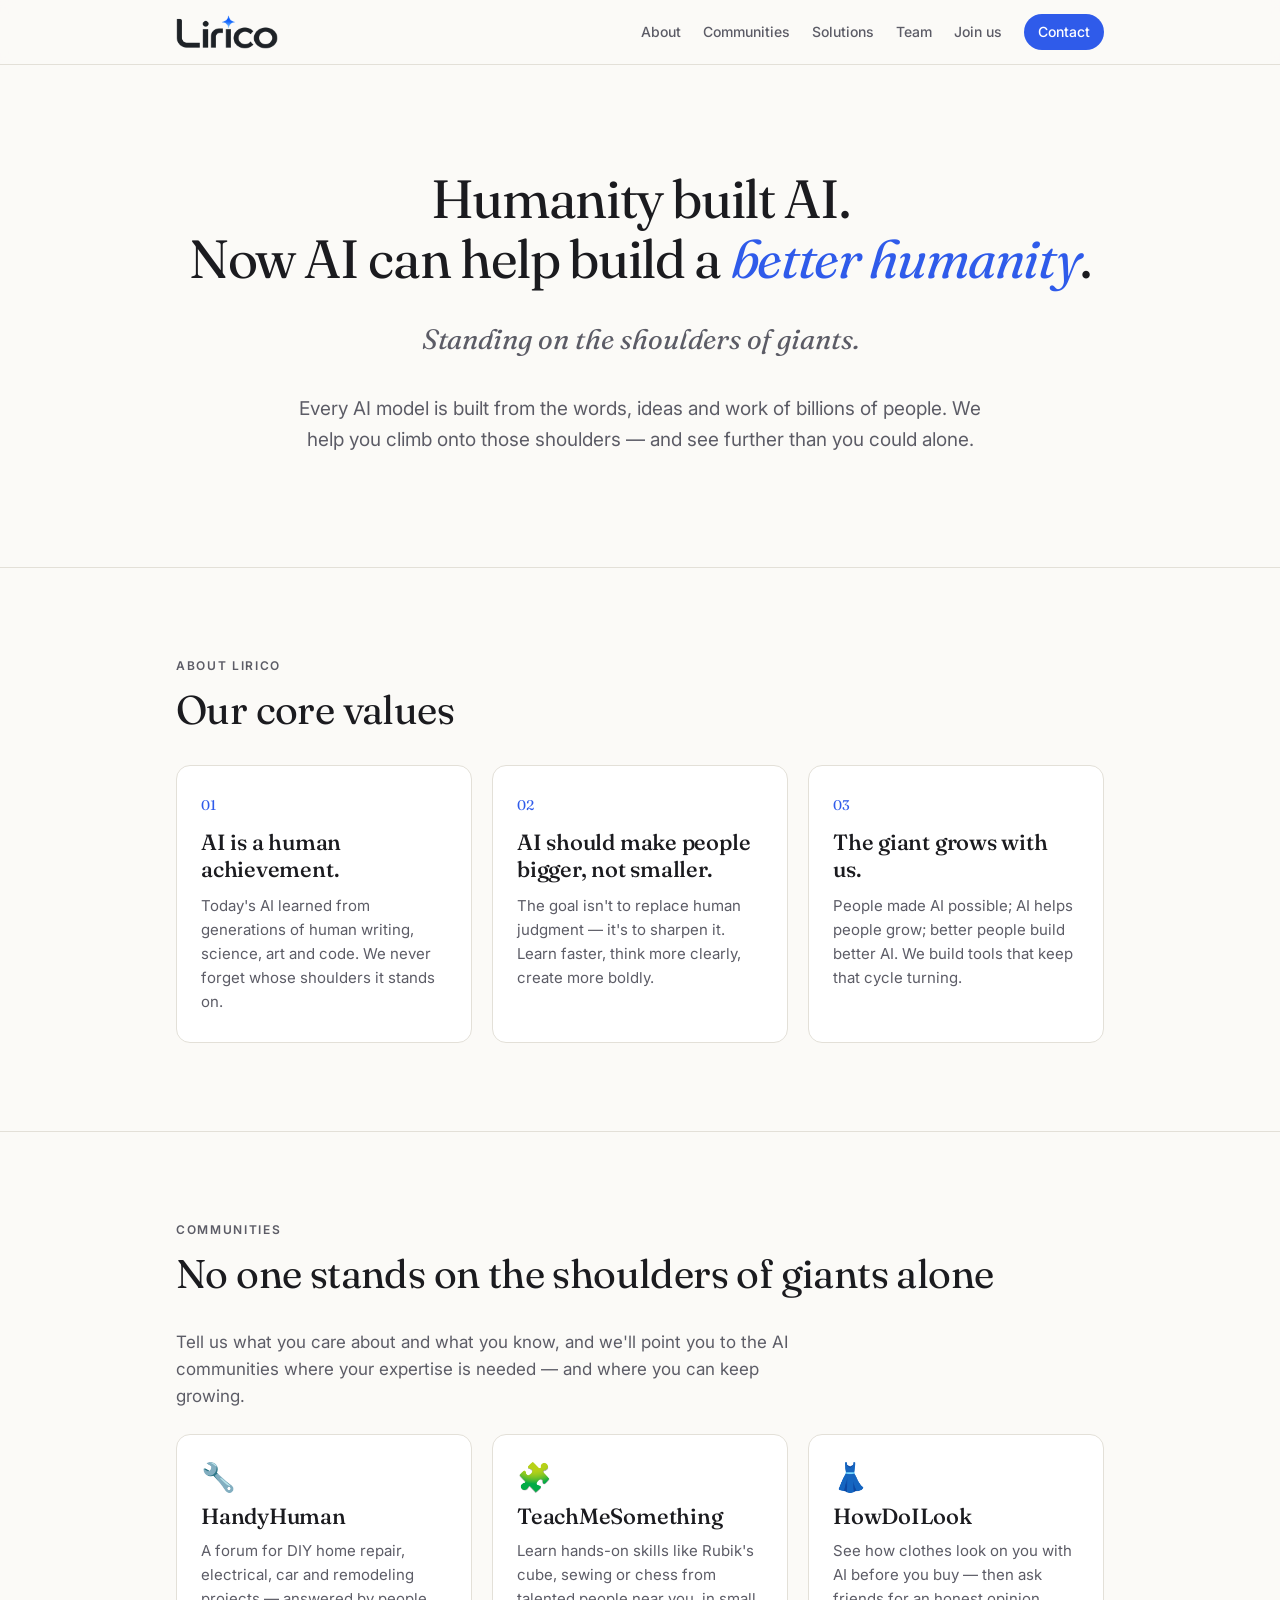
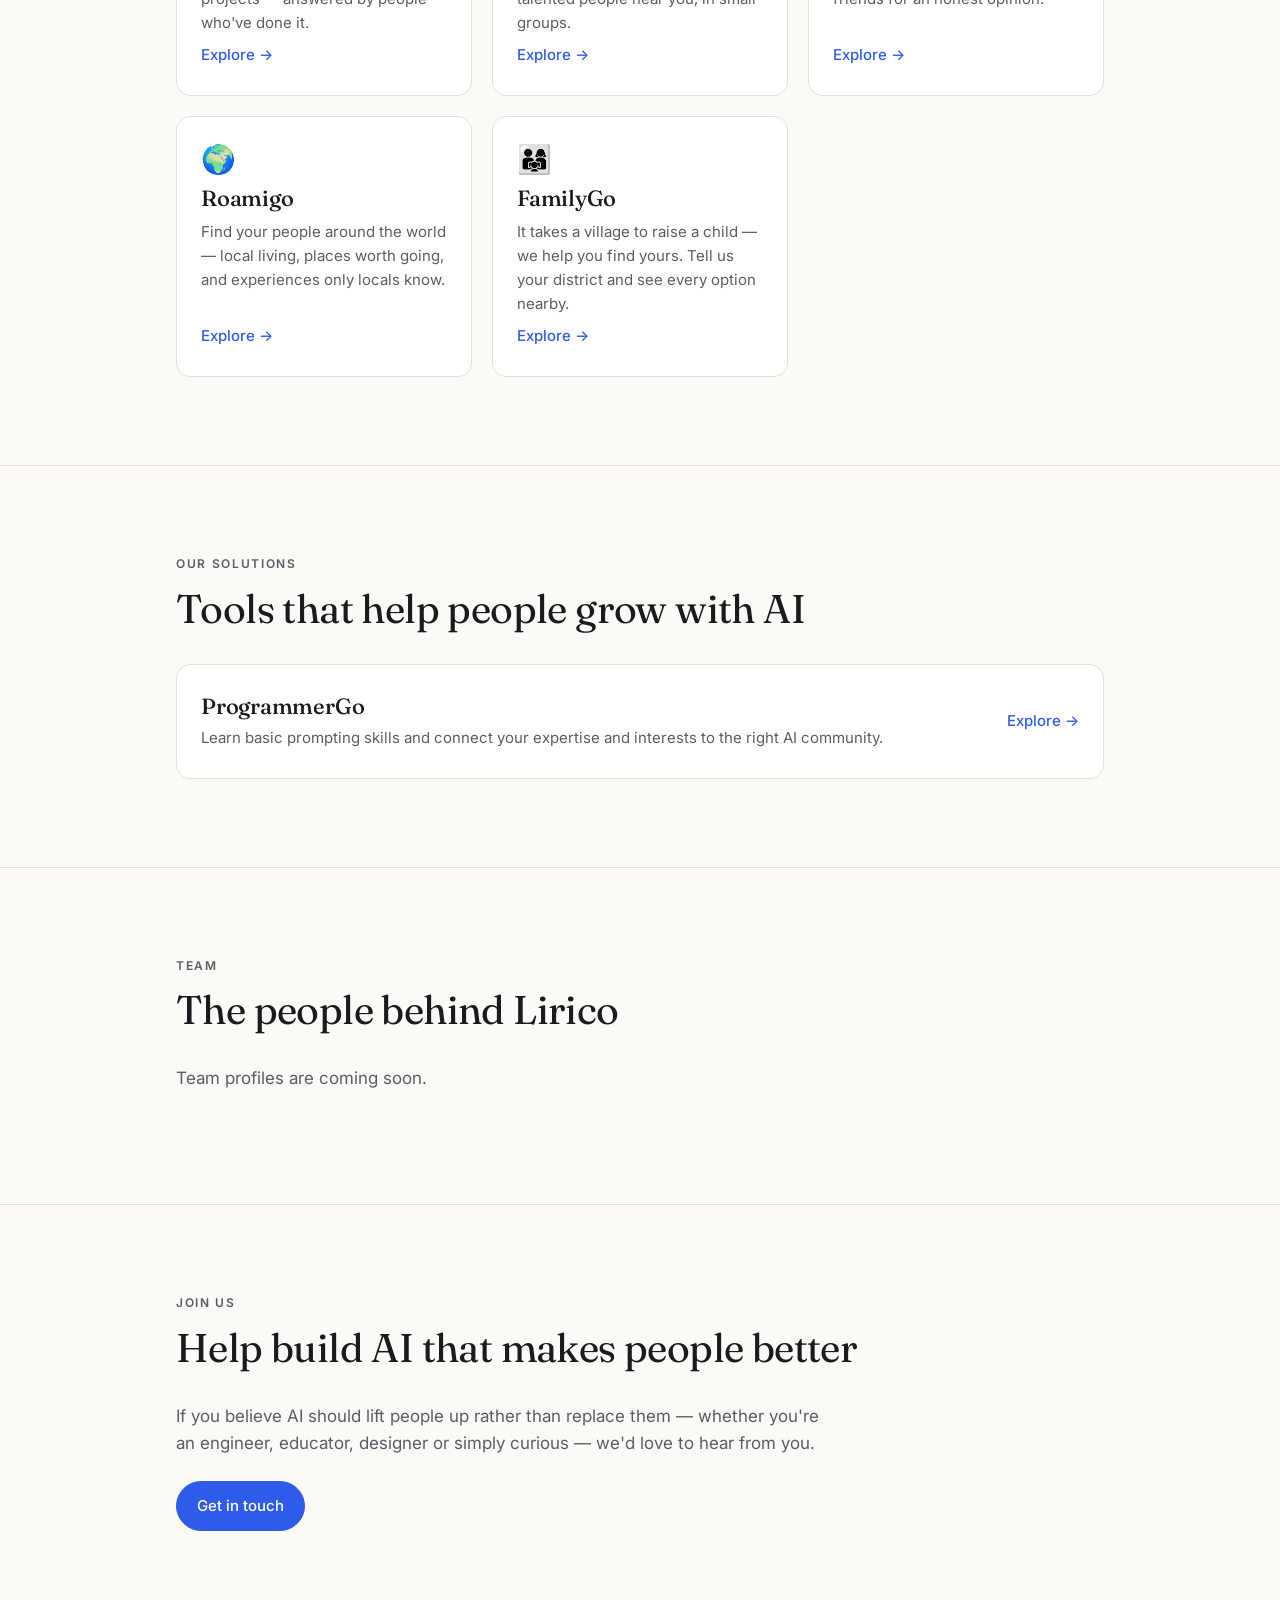
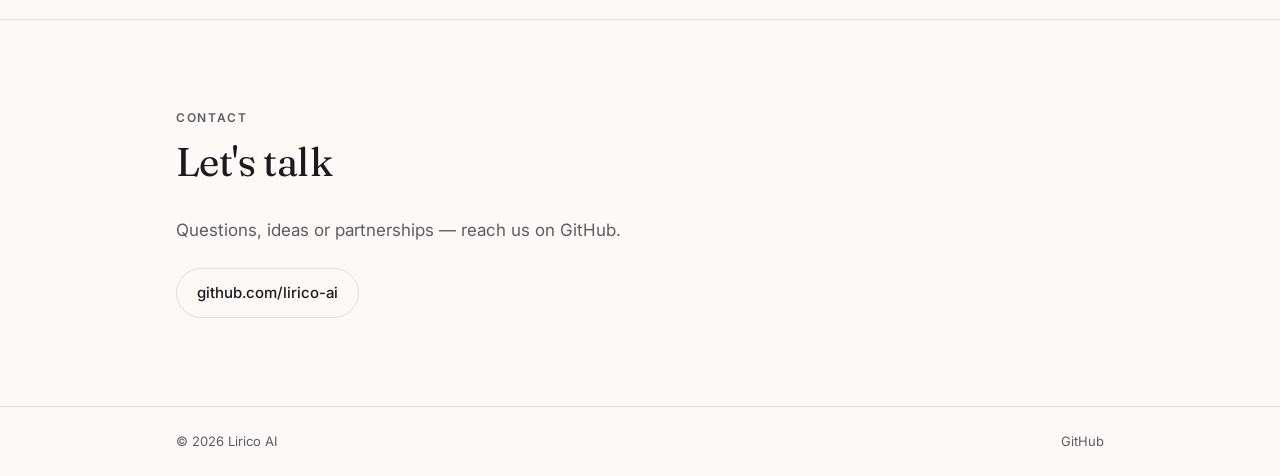
<file: index.html>
<!doctype html>
<html lang="en">
<head>
  <meta charset="utf-8">
  <meta name="viewport" content="width=device-width, initial-scale=1">
  <title>Lirico AI</title>
  <meta name="description" content="Humanity built AI. Now AI can help build a better humanity. Lirico AI — standing on the shoulders of giants.">
  <meta property="og:title" content="Lirico AI — Humanity built AI. Now AI can help build a better humanity.">
  <meta property="og:description" content="Standing on the shoulders of giants.">
  <link rel="preconnect" href="https://fonts.googleapis.com">
  <link rel="preconnect" href="https://fonts.gstatic.com" crossorigin>
  <link href="https://fonts.googleapis.com/css2?family=Fraunces:ital,opsz,wght@0,9..144,400;0,9..144,500;1,9..144,400&family=Inter:wght@400;500;600&display=swap" rel="stylesheet">
  <style>
    :root {
      --bg: #fbfaf7;
      --surface: #ffffff;
      --text: #1b1b1f;
      --muted: #5c5c66;
      --border: #e3e0d8;
      --accent: #2f5bea;
      --accent-ink: #ffffff;
      --accent-soft: #e6ecfd;
    }
    @media (prefers-color-scheme: dark) {
      :root:not([data-theme="light"]) {
        --bg: #111214;
        --surface: #1a1b1f;
        --text: #ededf0;
        --muted: #a1a1ab;
        --border: #2e2f36;
        --accent: #7c9cff;
        --accent-ink: #0e1022;
        --accent-soft: #1f2645;
      }
    }
    :root[data-theme="dark"] {
      --bg: #111214;
      --surface: #1a1b1f;
      --text: #ededf0;
      --muted: #a1a1ab;
      --border: #2e2f36;
      --accent: #7c9cff;
      --accent-ink: #0e1022;
      --accent-soft: #1f2645;
    }

    * { box-sizing: border-box; }
    html { scroll-behavior: smooth; scroll-padding-top: 72px; }
    body {
      margin: 0;
      background: var(--bg);
      color: var(--text);
      font-family: Inter, system-ui, -apple-system, Segoe UI, Roboto, sans-serif;
      line-height: 1.6;
      -webkit-font-smoothing: antialiased;
    }
    a { color: var(--accent); }
    .wrap { max-width: 960px; margin: 0 auto; padding: 0 16px; }
    .serif { font-family: Fraunces, Georgia, serif; }

    /* Top bar */
    header {
      position: sticky; top: 0; z-index: 10;
      background: color-mix(in srgb, var(--bg) 85%, transparent);
      backdrop-filter: blur(8px);
      border-bottom: 1px solid var(--border);
    }
    header .wrap { display: flex; align-items: center; justify-content: space-between; gap: 16px; min-height: 64px; flex-wrap: wrap; }
    .logo { display: inline-flex; align-items: center; }
    .logo img { height: 34px; width: auto; display: block; }
    /* Dark logo text would vanish on the dark theme: invert it, keep the star blue */
    @media (prefers-color-scheme: dark) {
      :root:not([data-theme="light"]) .logo img { filter: invert(1) hue-rotate(180deg); }
    }
    :root[data-theme="dark"] .logo img { filter: invert(1) hue-rotate(180deg); }
    nav { display: flex; align-items: center; gap: 22px; }
    nav a { color: var(--muted); text-decoration: none; font-size: 14px; font-weight: 500; white-space: nowrap; }
    nav a:hover { color: var(--text); }
    nav a.pill { color: var(--accent-ink); background: var(--accent); padding: 7px 14px; border-radius: 999px; }
    nav a.pill:hover { color: var(--accent-ink); filter: brightness(1.06); }
    @media (max-width: 640px) {
      header .wrap { padding-top: 10px; padding-bottom: 10px; }
      nav { width: 100%; gap: 16px; overflow-x: auto; padding-bottom: 2px; }
    }

    /* Hero */
    .hero { padding: 104px 0 112px; text-align: center; }
    .hero .wrap { max-width: 1200px; }
    h1 {
      font-weight: 400;
      font-size: clamp(34px, 4.2vw, 60px);
      line-height: 1.12;
      letter-spacing: -.025em;
      margin: 0 auto 28px;
      text-wrap: balance;
    }
    /* One sentence per line on wide screens; balanced wrapping on narrow ones */
    h1 .line { display: block; }
    @media (min-width: 900px) { h1 .line { white-space: nowrap; } }
    h1 em { color: var(--accent); }
    .sub { font-style: italic; font-size: clamp(20px, 2.4vw, 28px); color: var(--muted); margin: 0 0 32px; }
    .lede { font-size: clamp(17px, 1.6vw, 19px); color: var(--muted); max-width: 40em; margin: 0 auto; text-wrap: balance; }

    /* Sections */
    section.block { padding: 88px 0; border-top: 1px solid var(--border); }
    .label { font-size: 12px; font-weight: 600; letter-spacing: .14em; text-transform: uppercase; color: var(--muted); margin: 0 0 12px; }
    h2 { font-weight: 400; font-size: clamp(28px, 4vw, 40px); line-height: 1.15; letter-spacing: -.015em; margin: 0 0 32px; }
    .prose { max-width: 38em; color: var(--muted); font-size: 17px; margin: 0 0 24px; }

    .grid { display: grid; grid-template-columns: repeat(3, 1fr); gap: 20px; }
    .card { background: var(--surface); border: 1px solid var(--border); border-radius: 14px; padding: 28px 24px; }
    .card .num { font-size: 14px; color: var(--accent); margin: 0 0 12px; }
    .card h3 { font-size: 22px; font-weight: 500; line-height: 1.25; margin: 0 0 10px; letter-spacing: -.01em; }
    .card p { margin: 0; color: var(--muted); font-size: 15px; }
    .grid.two { grid-template-columns: repeat(2, 1fr); }
    @media (max-width: 760px) { .grid, .grid.two { grid-template-columns: 1fr; } }

    .product { display: flex; justify-content: space-between; align-items: center; gap: 24px; flex-wrap: wrap; text-decoration: none; color: inherit; }
    .product:hover { border-color: var(--accent); }
    .product h3 { margin-bottom: 6px; }
    .product .go, .community .go { color: var(--accent); font-weight: 500; font-size: 15px; white-space: nowrap; }
    .community { display: flex; flex-direction: column; gap: 8px; text-decoration: none; color: inherit; }
    .community:hover { border-color: var(--accent); }
    .community .emoji { font-size: 28px; line-height: 1; }
    .community h3 { margin: 4px 0 0; }
    .community p { flex: 1; }

    .btn {
      display: inline-block; padding: 12px 20px; border-radius: 999px;
      font-weight: 500; font-size: 15px; text-decoration: none;
      border: 1px solid var(--border); color: var(--text);
    }
    .btn.primary { background: var(--accent); color: var(--accent-ink); border-color: var(--accent); }
    .btn:hover { filter: brightness(1.06); }

    footer { border-top: 1px solid var(--border); font-size: 13px; color: var(--muted); }
    footer .wrap { display: flex; justify-content: space-between; gap: 16px; padding-top: 24px; padding-bottom: 24px; }
    footer a { color: var(--muted); text-decoration: none; }
    footer a:hover { color: var(--text); }
  </style>
</head>
<body>
  <header>
    <div class="wrap">
      <a class="logo" href="./"><img src="logo-nav.png" alt="Lirico"></a>
      <nav aria-label="Main">
        <a href="#about">About</a>
        <a href="#communities">Communities</a>
        <a href="#solutions">Solutions</a>
        <a href="#team">Team</a>
        <a href="#join">Join us</a>
        <a class="pill" href="#contact">Contact</a>
      </nav>
    </div>
  </header>

  <main>
    <section class="hero">
      <div class="wrap">
        <h1 class="serif"><span class="line">Humanity built AI.</span> <span class="line">Now AI can help build a <em>better&nbsp;humanity</em>.</span></h1>
        <p class="sub serif">Standing on the shoulders of giants.</p>
        <p class="lede">Every AI model is built from the words, ideas and work of billions of people. We help you climb onto those shoulders — and see further than you could alone.</p>
      </div>
    </section>

    <section class="block" id="about">
      <div class="wrap">
        <p class="label">About Lirico</p>
        <h2 class="serif">Our core values</h2>
        <div class="grid">
          <article class="card">
            <p class="num serif">01</p>
            <h3 class="serif">AI is a human achievement.</h3>
            <p>Today's AI learned from generations of human writing, science, art and code. We never forget whose shoulders it stands on.</p>
          </article>
          <article class="card">
            <p class="num serif">02</p>
            <h3 class="serif">AI should make people bigger, not smaller.</h3>
            <p>The goal isn't to replace human judgment — it's to sharpen it. Learn faster, think more clearly, create more boldly.</p>
          </article>
          <article class="card">
            <p class="num serif">03</p>
            <h3 class="serif">The giant grows with us.</h3>
            <p>People made AI possible; AI helps people grow; better people build better AI. We build tools that keep that cycle turning.</p>
          </article>
        </div>
      </div>
    </section>

    <section class="block" id="communities">
      <div class="wrap">
        <p class="label">Communities</p>
        <h2 class="serif">No one stands on the shoulders of giants alone</h2>
        <p class="prose">Tell us what you care about and what you know, and we'll point you to the AI communities where your expertise is needed — and where you can keep growing.</p>
        <div class="grid">
          <a class="card community" href="handyhuman.html">
            <span class="emoji" aria-hidden="true">🔧</span>
            <h3 class="serif">HandyHuman</h3>
            <p>A forum for DIY home repair, electrical, car and remodeling projects — answered by people who've done it.</p>
            <span class="go">Explore →</span>
          </a>
          <a class="card community" href="teachmesomething.html">
            <span class="emoji" aria-hidden="true">🧩</span>
            <h3 class="serif">TeachMeSomething</h3>
            <p>Learn hands-on skills like Rubik's cube, sewing or chess from talented people near you, in small groups.</p>
            <span class="go">Explore →</span>
          </a>
          <a class="card community" href="howdoilook.html">
            <span class="emoji" aria-hidden="true">👗</span>
            <h3 class="serif">HowDoILook</h3>
            <p>See how clothes look on you with AI before you buy — then ask friends for an honest opinion.</p>
            <span class="go">Explore →</span>
          </a>
          <a class="card community" href="roamigo.html">
            <span class="emoji" aria-hidden="true">🌍</span>
            <h3 class="serif">Roamigo</h3>
            <p>Find your people around the world — local living, places worth going, and experiences only locals know.</p>
            <span class="go">Explore →</span>
          </a>
          <a class="card community" href="familygo.html">
            <span class="emoji" aria-hidden="true">👨‍👩‍👧</span>
            <h3 class="serif">FamilyGo</h3>
            <p>It takes a village to raise a child — we help you find yours. Tell us your district and see every option nearby.</p>
            <span class="go">Explore →</span>
          </a>
        </div>
      </div>
    </section>

    <section class="block" id="solutions">
      <div class="wrap">
        <p class="label">Our solutions</p>
        <h2 class="serif">Tools that help people grow with AI</h2>
        <a class="card product" href="programmergo.html">
          <div>
            <h3 class="serif">ProgrammerGo</h3>
            <p>Learn basic prompting skills and connect your expertise and interests to the right AI community.</p>
          </div>
          <span class="go">Explore →</span>
        </a>
      </div>
    </section>

    <section class="block" id="team">
      <div class="wrap">
        <p class="label">Team</p>
        <h2 class="serif">The people behind Lirico</h2>
        <!-- TODO: add team members -->
        <p class="prose">Team profiles are coming soon.</p>
      </div>
    </section>

    <section class="block" id="join">
      <div class="wrap">
        <p class="label">Join us</p>
        <h2 class="serif">Help build AI that makes people better</h2>
        <p class="prose">If you believe AI should lift people up rather than replace them — whether you're an engineer, educator, designer or simply curious — we'd love to hear from you.</p>
        <a class="btn primary" href="#contact">Get in touch</a>
      </div>
    </section>

    <section class="block" id="contact">
      <div class="wrap">
        <p class="label">Contact</p>
        <h2 class="serif">Let's talk</h2>
        <!-- TODO: add a contact email -->
        <p class="prose">Questions, ideas or partnerships — reach us on GitHub.</p>
        <a class="btn" href="https://github.com/lirico-ai">github.com/lirico-ai</a>
      </div>
    </section>
  </main>

  <footer>
    <div class="wrap">
      <span>© <span id="y">2026</span> Lirico AI</span>
      <a href="https://github.com/lirico-ai">GitHub</a>
    </div>
  </footer>
  <script>document.getElementById('y').textContent = new Date().getFullYear();</script>
</body>
</html>
</file>
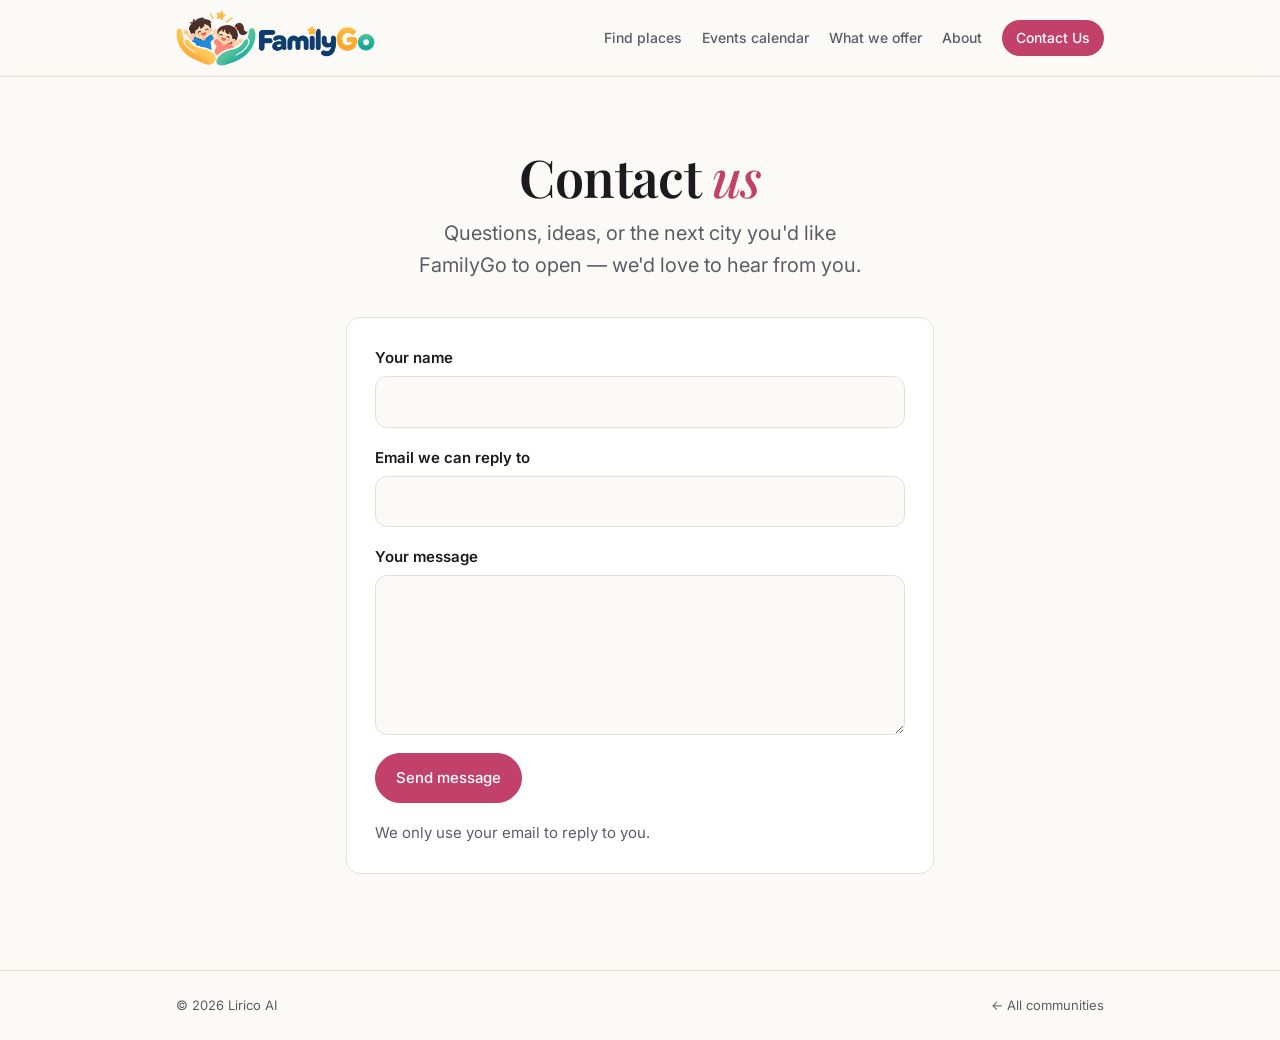
<file: familygo-contact.html>
<!doctype html>
<html lang="en">
<head>
  <meta charset="utf-8">
  <meta name="viewport" content="width=device-width, initial-scale=1">
  <title>Contact FamilyGo</title>
  <meta name="description" content="Get in touch with FamilyGo — questions, ideas, or the next city you'd like us to open.">
  <link rel="preconnect" href="https://fonts.googleapis.com">
  <link rel="preconnect" href="https://fonts.gstatic.com" crossorigin>
  <link href="https://fonts.googleapis.com/css2?family=Inter:wght@400;500;600&family=Playfair+Display:ital,wght@0,400;0,500;0,600;0,700;1,400;1,500;1,600&display=swap" rel="stylesheet">
  <link rel="stylesheet" href="community.css">
  <style>
    :root { --accent: #c2416b; }
    @media (prefers-color-scheme: dark) { :root:not([data-theme="light"]) { --accent: #ff8fb1; } }
    :root[data-theme="dark"] { --accent: #ff8fb1; }

    /* FamilyGo theme font: elegant Playfair Display serif */
    .serif { font-family: "Playfair Display", Georgia, serif; }
    h1.serif, h2.serif, h3.serif, h4.serif, .serif h1, .serif h2 { font-weight: 600; letter-spacing: -.01em; }
    .serif em, h1 em, h2 em, .promise em { font-style: italic; font-weight: 500; }

    /* FamilyGo logo is full color: no dark-mode invert; sit it on a light chip instead */
    .logo img { height: 56px; filter: none !important; }
    header .wrap { min-height: 76px; }
    @media (prefers-color-scheme: dark) {
      :root:not([data-theme="light"]) .logo img { background: #fbfaf7; border-radius: 10px; padding: 4px 8px; }
    }
    :root[data-theme="dark"] .logo img { background: #fbfaf7; border-radius: 10px; padding: 4px 8px; }
    .top-nav { display: flex; align-items: center; gap: 20px; }
    .top-nav a { color: var(--muted); text-decoration: none; font-size: 14px; font-weight: 500; white-space: nowrap; }
    .top-nav a:hover { color: var(--text); }
    .top-nav a.pill { color: var(--accent-ink); background: var(--accent); padding: 7px 14px; border-radius: 999px; }
    .top-nav a.pill:hover { color: var(--accent-ink); filter: brightness(1.06); }
    @media (max-width: 900px) { .top-nav { gap: 14px; } .top-nav a[href$="#offers"] { display: none; } }
    @media (max-width: 640px) {
      header .wrap { flex-wrap: wrap; padding-top: 8px; padding-bottom: 8px; }
      .top-nav { width: 100%; overflow-x: auto; gap: 16px; padding-bottom: 4px; }
      .top-nav a[href$="#offers"] { display: inline; }
    }

    .contact { padding: 72px 0 96px; }
    .contact .wrap { max-width: 620px; }
    .contact h1 { font-size: clamp(36px, 5vw, 52px); text-align: center; margin-bottom: 12px; }
    .contact .lede { text-align: center; margin-bottom: 36px; }
    .form { display: grid; gap: 18px; padding: 28px; }
    .field { display: grid; gap: 6px; }
    .field label { font-weight: 600; font-size: 15px; }
    .field input, .field textarea {
      font: inherit; font-size: 16px; color: var(--text); background: var(--bg);
      border: 1px solid var(--border); border-radius: 12px; padding: 12px 14px;
    }
    .field textarea { min-height: 160px; resize: vertical; }
    .field input:focus, .field textarea:focus { outline: 2px solid var(--accent); outline-offset: 1px; }
    .honey { position: absolute; left: -9999px; }
    [hidden] { display: none !important; }
    .form .btn { justify-self: start; }
    .fine { font-size: 13px; color: var(--muted); margin: 0; }
    .thanks { text-align: center; padding: 40px 28px; }
    .thanks .emoji { font-size: 44px; display: block; margin-bottom: 8px; }
    .thanks h2 { margin: 0 0 8px; }
    .thanks p { color: var(--muted); margin: 0 0 20px; }
  </style>
</head>
<body>
  <header>
    <div class="wrap">
      <a class="logo" href="familygo.html"><img src="familygo-logo-nav.png" alt="FamilyGo"></a>
      <nav class="top-nav" aria-label="FamilyGo">
        <a href="familygo.html#district" data-view-link="places">Find places</a>
        <a href="familygo.html#calendar" data-view-link="calendar">Events calendar</a>
        <a href="familygo.html#offers">What we offer</a>
        <a href="familygo.html#about">About</a>
        <a class="pill" href="familygo-contact.html" aria-current="page">Contact Us</a>
      </nav>
    </div>
  </header>

  <main class="contact">
    <div class="wrap">
      <h1 class="serif">Contact <em>us</em></h1>
      <p class="lede">Questions, ideas, or the next city you'd like FamilyGo to open — we'd love to hear from you.</p>

      <!-- Sent through FormSubmit (formsubmit.co), which forwards each message by email -->
      <form class="card form" id="contact-form" action="https://formsubmit.co/programmargo.co@gmail.com" method="POST">
        <input type="hidden" name="_subject" value="New message from FamilyGo">
        <input type="hidden" name="_template" value="table">
        <input type="hidden" name="_next" value="https://lirico-ai.github.io/familygo-contact.html?sent=1">
        <input type="text" name="_honey" class="honey" tabindex="-1" autocomplete="off" aria-hidden="true">

        <div class="field">
          <label for="name">Your name</label>
          <input id="name" name="name" type="text" autocomplete="name" required>
        </div>
        <div class="field">
          <label for="email">Email we can reply to</label>
          <input id="email" name="email" type="email" autocomplete="email" required>
        </div>
        <div class="field">
          <label for="message">Your message</label>
          <textarea id="message" name="message" required></textarea>
        </div>
        <button class="btn primary" type="submit">Send message</button>
        <p class="fine">We only use your email to reply to you.</p>
      </form>

      <div class="card thanks" id="thanks" hidden>
        <span class="emoji" aria-hidden="true">💌</span>
        <h2 class="serif">Thank you!</h2>
        <p>Your message is on its way. We'll get back to you soon.</p>
        <a class="btn primary" href="familygo.html">Back to FamilyGo</a>
      </div>
    </div>
  </main>

  <footer>
    <div class="wrap">
      <span>© <span id="y">2026</span> Lirico AI</span>
      <a href="index.html#communities">← All communities</a>
    </div>
  </footer>
  <script>
    document.getElementById('y').textContent = new Date().getFullYear();
    if (new URLSearchParams(location.search).has('sent')) {
      document.getElementById('contact-form').hidden = true;
      document.getElementById('thanks').hidden = false;
    }
  </script>
</body>
</html>
</file>
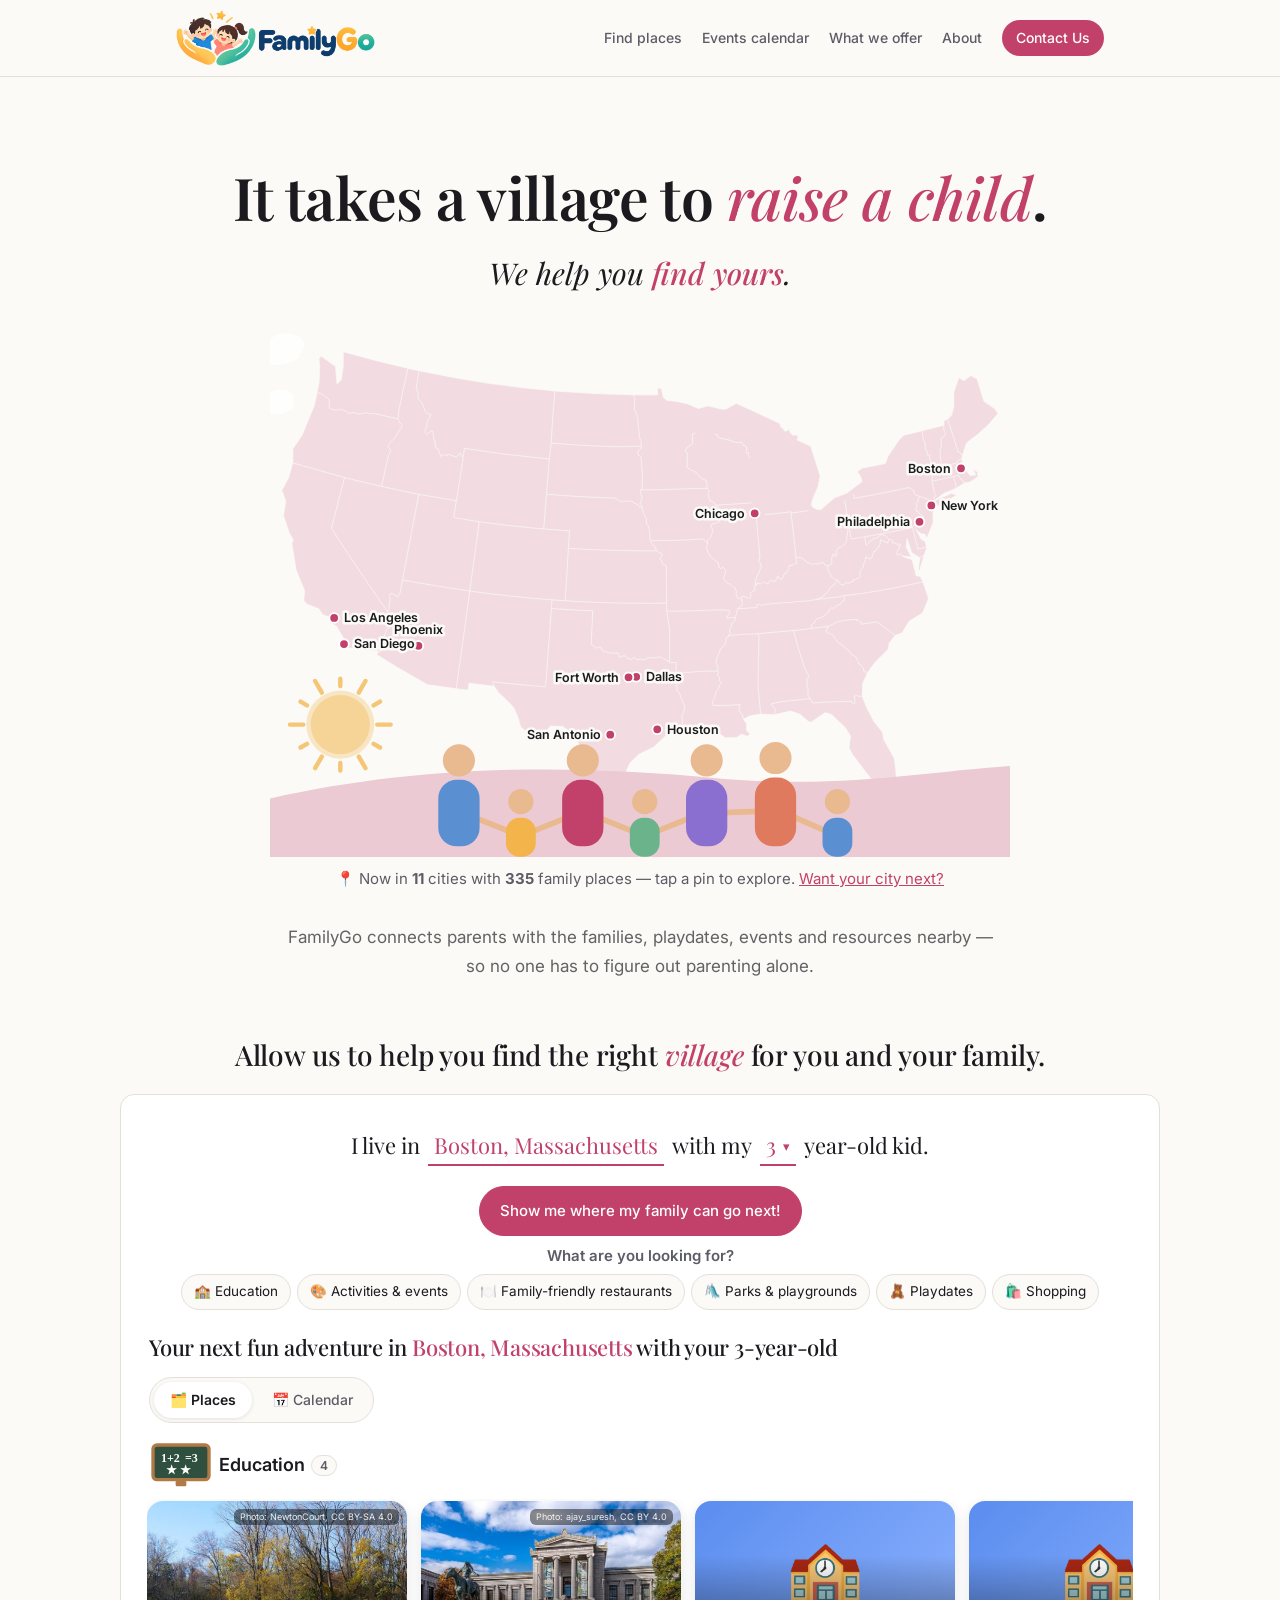
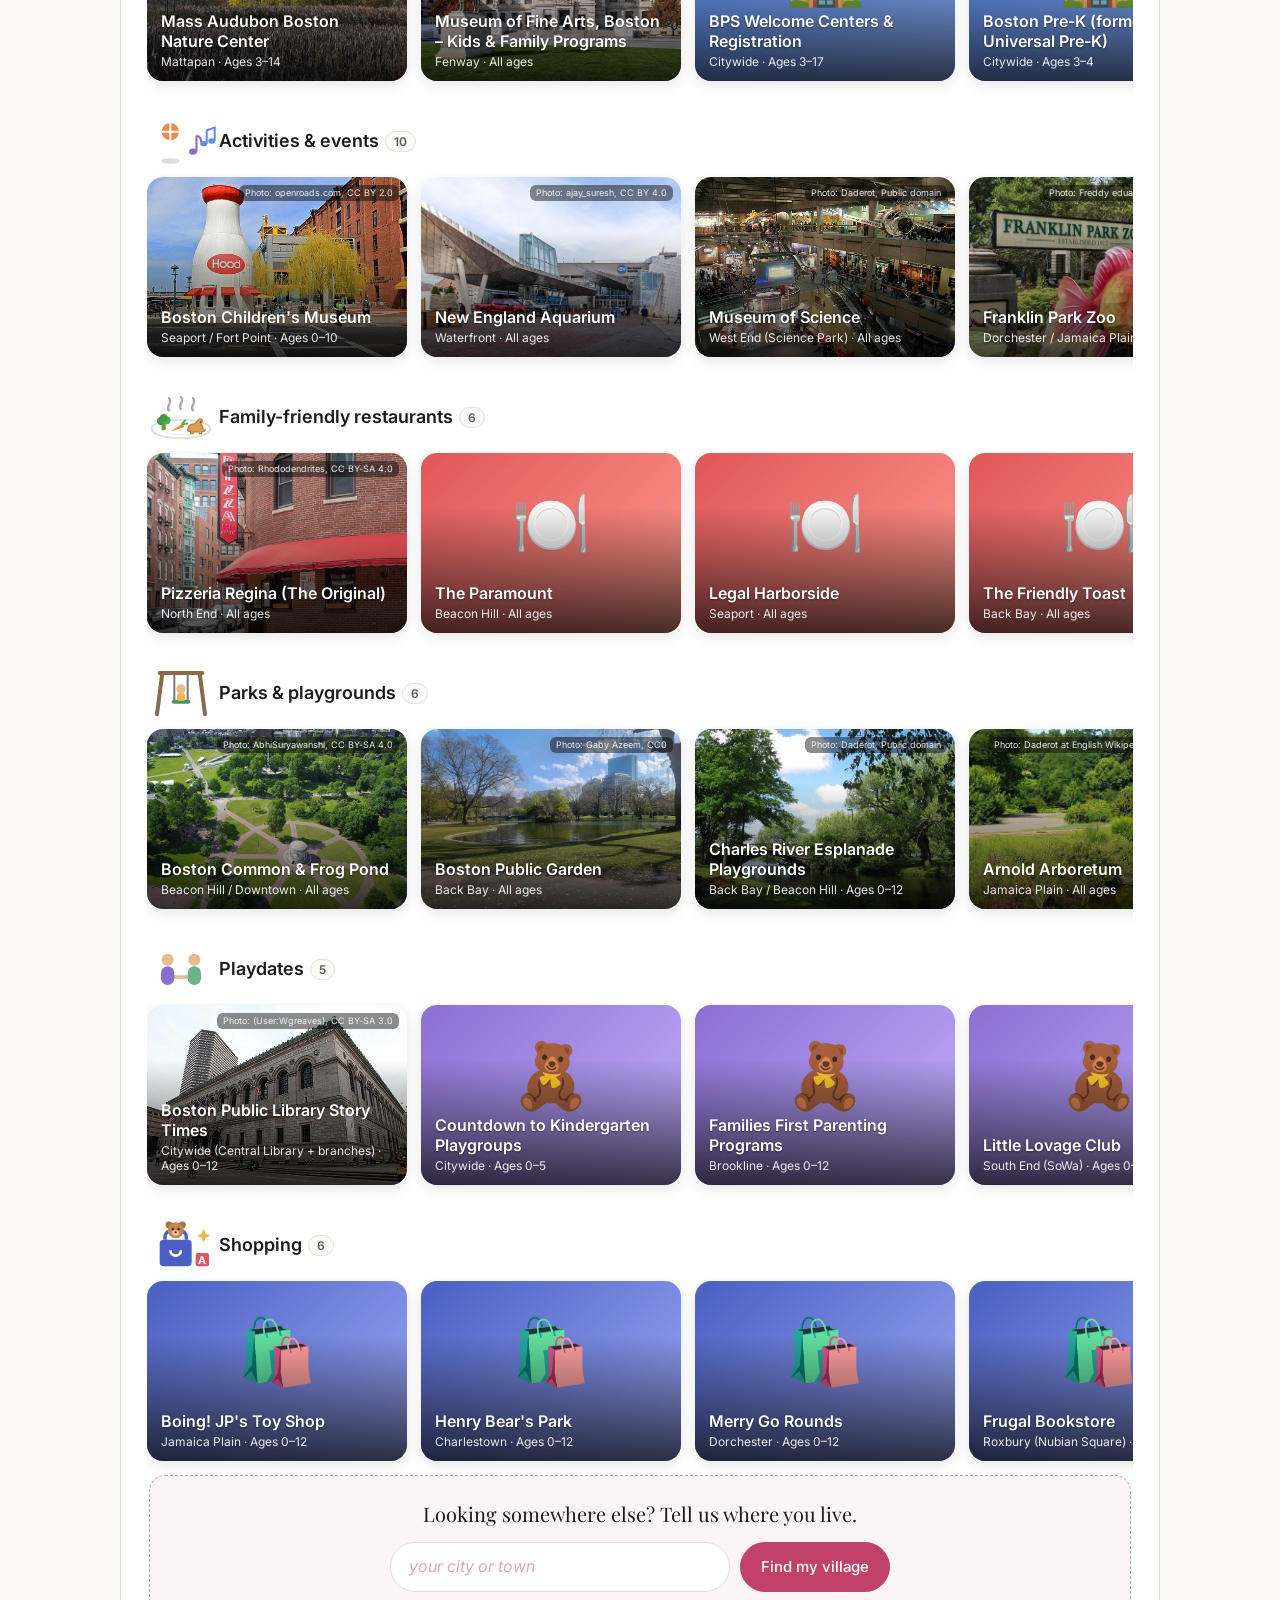
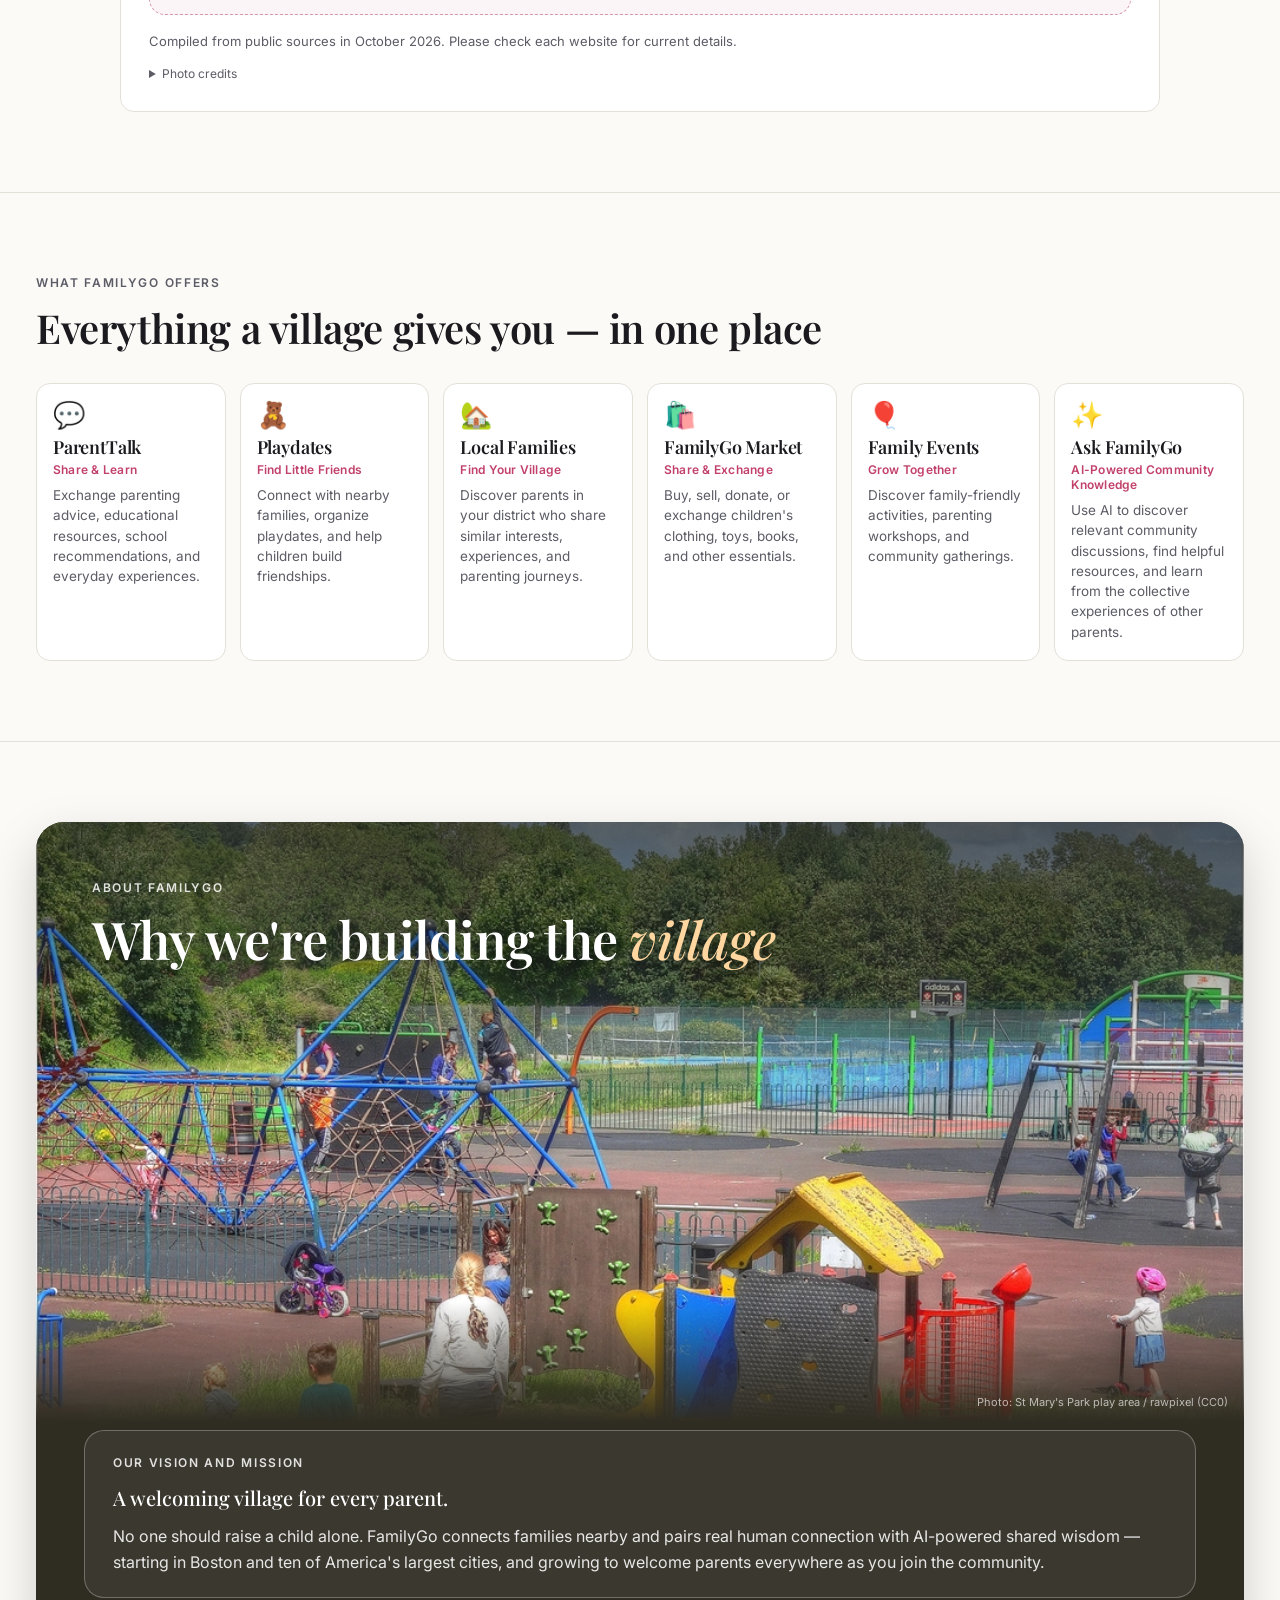
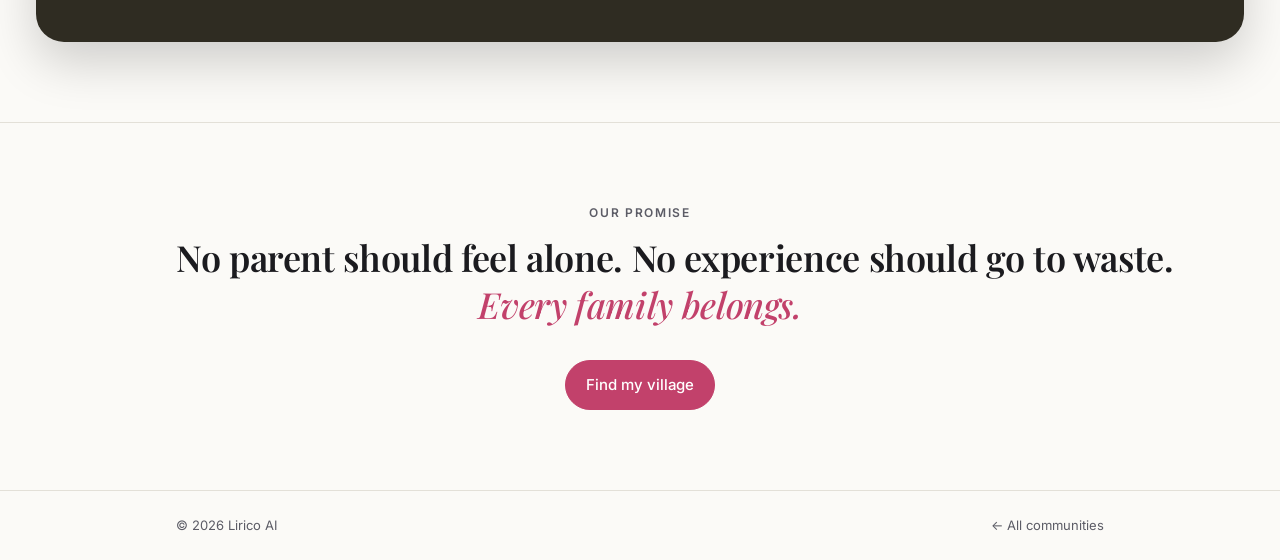
<file: familygo.html>
<!doctype html>
<html lang="en">
<head>
  <meta charset="utf-8">
  <meta name="viewport" content="width=device-width, initial-scale=1">
  <title>FamilyGo</title>
  <meta name="description" content="FamilyGo — it takes a village to raise a child. We help you find yours. Tell us your district and we'll show you every option nearby.">
  <link rel="preconnect" href="https://fonts.googleapis.com">
  <link rel="preconnect" href="https://fonts.gstatic.com" crossorigin>
  <link href="https://fonts.googleapis.com/css2?family=Inter:wght@400;500;600&family=Playfair+Display:ital,wght@0,400;0,500;0,600;0,700;1,400;1,500;1,600&display=swap" rel="stylesheet">
  <link rel="stylesheet" href="community.css">
  <style>
    :root { --accent: #c2416b; }
    @media (prefers-color-scheme: dark) { :root:not([data-theme="light"]) { --accent: #ff8fb1; } }
    :root[data-theme="dark"] { --accent: #ff8fb1; }

    /* FamilyGo theme font: elegant Playfair Display serif */
    .serif { font-family: "Playfair Display", Georgia, serif; }
    h1.serif, h2.serif, h3.serif, h4.serif, .serif h1, .serif h2 { font-weight: 600; letter-spacing: -.01em; }
    .serif em, h1 em, h2 em, .promise em { font-style: italic; font-weight: 500; }
    .statement, .results h3 { font-weight: 500; }

    /* FamilyGo logo is full color: no dark-mode invert; sit it on a light chip instead */
    .logo img { height: 56px; filter: none !important; }
    header .wrap { min-height: 76px; }
    .top-nav { display: flex; align-items: center; gap: 20px; }
    .top-nav a { color: var(--muted); text-decoration: none; font-size: 14px; font-weight: 500; white-space: nowrap; }
    .top-nav a:hover { color: var(--text); }
    .top-nav a.pill { color: var(--accent-ink); background: var(--accent); padding: 7px 14px; border-radius: 999px; }
    .top-nav a.pill:hover { color: var(--accent-ink); filter: brightness(1.06); }
    @media (max-width: 900px) { .top-nav { gap: 14px; } .top-nav a[href$="#offers"] { display: none; } }
    @media (max-width: 640px) {
      header .wrap { flex-wrap: wrap; padding-top: 8px; padding-bottom: 8px; }
      .top-nav { width: 100%; overflow-x: auto; gap: 16px; padding-bottom: 4px; }
      .top-nav a[href$="#offers"] { display: inline; }
    }
    @media (prefers-color-scheme: dark) {
      :root:not([data-theme="light"]) .logo img { background: #fbfaf7; border-radius: 10px; padding: 4px 8px; }
    }
    :root[data-theme="dark"] .logo img { background: #fbfaf7; border-radius: 10px; padding: 4px 8px; }

    .hero .wrap { max-width: 1100px; }
    .hero h1 { font-size: clamp(34px, 4.6vw, 62px); text-wrap: balance; }
    @media (min-width: 900px) { .hero h1 { white-space: nowrap; } }

    /* Original illustration: a village of families */
    .village { display: block; width: 100%; max-width: 820px; height: auto; margin: 8px auto 36px; border-radius: 20px; }
    .hero-map { max-width: 740px; margin-bottom: 10px; border-radius: 0; overflow: visible; }
    .hero-map .sun-rays { stroke: color-mix(in srgb, #f2b44b 75%, var(--bg)); stroke-width: 6; stroke-linecap: round; fill: none; }
    .hero-map .sun-halo { fill: color-mix(in srgb, #f2b44b 30%, var(--bg)); }
    @media (prefers-reduced-motion: no-preference) {
      .hero-map .sun-rays { animation: rays-spin 18s linear infinite, rays-pulse 3s ease-in-out infinite alternate; transform-box: view-box; transform-origin: 95px 540px; }
      .hero-map .sun-halo { animation: halo 3s ease-in-out infinite alternate; transform-box: fill-box; transform-origin: center; }
    }
    @keyframes rays-spin  { to { rotate: 360deg; } }
    @keyframes rays-pulse { from { scale: .92; opacity: .75; } to { scale: 1.06; opacity: 1; } }
    @keyframes halo       { from { transform: scale(1); opacity: .5; } to { transform: scale(1.35); opacity: .15; } }
    .village.hero-map .hill-front { fill: color-mix(in srgb, var(--accent) 26%, var(--bg)); }
    .where-now { font-size: 15px; color: var(--muted); margin: 0 0 32px; }
    .link-btn { font: inherit; font-weight: 600; color: var(--accent); background: none; border: 0; padding: 0; cursor: pointer; text-decoration: underline; text-underline-offset: 3px; }
    .village .hill-back { fill: color-mix(in srgb, var(--accent) 10%, var(--bg)); }
    .village .hill-front { fill: color-mix(in srgb, var(--accent) 18%, var(--bg)); }
    .village .sun { fill: color-mix(in srgb, #f2b44b 55%, var(--bg)); }
    .village .wall { fill: var(--surface); stroke: var(--border); stroke-width: 2; }
    .village .roof { fill: var(--accent); }
    .village .window { fill: color-mix(in srgb, #f2b44b 70%, var(--bg)); }
    .village .trunk { fill: color-mix(in srgb, var(--text) 35%, var(--bg)); }
    .village .leaf { fill: color-mix(in srgb, #4f9a6a 55%, var(--bg)); }
    .village .skin { fill: #e9b98f; }
    .village .hand { stroke: #e9b98f; stroke-width: 5; stroke-linecap: round; fill: none; }
    .village .cloud { fill: var(--surface); opacity: .85; }

    /* Village animations */
    @media (prefers-reduced-motion: no-preference) {
      .village .person { animation: hop 2.8s ease-in-out infinite; animation-delay: calc(var(--i) * .18s); }
      .village .person.kid { animation-name: hop-kid; }
      .village .tree { transform-box: fill-box; transform-origin: 50% 100%; animation: sway 4s ease-in-out infinite alternate; animation-delay: var(--delay); }
      .village .sun { transform-box: fill-box; transform-origin: center; animation: glow 5s ease-in-out infinite alternate; }
      .village .cloud { animation: drift var(--dur) linear infinite; animation-delay: var(--delay); }
      .village .window { animation: twinkle 3.6s ease-in-out infinite; animation-delay: var(--delay); }
    }
    @keyframes hop     { 0%, 30%, 100% { transform: translateY(0); } 15% { transform: translateY(-6px); } }
    @keyframes hop-kid { 0%, 30%, 100% { transform: translateY(0); } 15% { transform: translateY(-10px); } }
    @keyframes sway    { from { transform: rotate(-3deg); } to { transform: rotate(3deg); } }
    @keyframes glow    { from { transform: scale(1); } to { transform: scale(1.08); } }
    @keyframes drift   { from { transform: translateX(1060px); } to { transform: translateX(-60px); } }
    @keyframes twinkle { 0%, 100% { opacity: 1; } 50% { opacity: .55; } }
    .sub { font-style: italic; font-weight: 400; font-size: clamp(22px, 2.8vw, 30px); margin: 0 0 28px; }
    .sub em { color: var(--accent); }
    /* Lede breaks at the dash on wide screens, balanced wrapping on narrow ones */
    .hero .lede { max-width: none; font-size: 17px; line-height: 1.7; color: color-mix(in srgb, var(--text) 68%, var(--bg)); margin-bottom: 0; }
    .hero .lede .line { display: block; }
    @media (min-width: 1000px) { .hero .lede .line { white-space: nowrap; } }
    @media (max-width: 999px) { .hero .lede { max-width: 36em; } .hero .lede .line { display: inline; } }

    .na-map { display: block; width: 100%; height: auto; overflow: hidden; }
    .na-map .land { fill: color-mix(in srgb, var(--accent) 16%, var(--bg)); stroke: var(--bg); stroke-width: 1; }
    .na-map .land-dim { fill: color-mix(in srgb, var(--text) 7%, var(--bg)); }
    .na-map .state-lines { fill: none; stroke: var(--bg); stroke-width: .9; }
    .na-map .pin { cursor: pointer; }
    .na-map .dot { fill: var(--accent); stroke: var(--surface); stroke-width: 2.5; }
    .na-map .pulse { fill: var(--accent); opacity: 0; }
    .na-map .pin-label { font: 600 17px Inter, system-ui, sans-serif; fill: var(--text); paint-order: stroke; stroke: var(--bg); stroke-width: 7px; stroke-linejoin: round; }
    .na-map .pin:hover .dot { fill: color-mix(in srgb, var(--accent) 80%, #000); }
    @media (prefers-reduced-motion: no-preference) {
      .na-map .pulse { animation: pin-pulse 2.4s ease-out infinite; transform-box: fill-box; transform-origin: center; }
      .na-map .p2 { animation-delay: 1.2s; }
      .na-map .pin:nth-of-type(3n+1) .pulse { animation-delay: .4s; } .na-map .pin:nth-of-type(3n+1) .p2 { animation-delay: 1.6s; }
      .na-map .pin:nth-of-type(3n+2) .pulse { animation-delay: .8s; } .na-map .pin:nth-of-type(3n+2) .p2 { animation-delay: 2s; }
      .na-map .pin:hover .pin-label { fill: var(--accent); }
    }
    @keyframes pin-pulse { 0% { transform: scale(.6); opacity: .55; } 100% { transform: scale(3.2); opacity: 0; } }

    /* District finder */
    #district { max-width: 1040px; margin: 56px auto 0; }
    /* Rounded, friendly face that echoes the FamilyGo logo */
    .ask { font-family: "Playfair Display", Georgia, serif; font-weight: 500; font-size: clamp(22px, 2.4vw, 28px); line-height: 1.3; letter-spacing: -.005em; color: var(--text); margin: 0 0 20px; text-wrap: balance; }
    .ask em { font-style: italic; font-weight: 500; color: var(--accent); }
    .finder { padding: 28px; text-align: left; }
    .finder form { text-align: center; margin: 0 0 8px; }
    /* "I live in ___ with my ___ year-old kid." */
    .sentence {
      display: flex; flex-wrap: wrap; justify-content: center; align-items: baseline; gap: 4px 8px;
      font-family: "Playfair Display", Georgia, serif; font-size: clamp(18px, 2vw, 22px); line-height: 1.7; margin: 4px 0 20px;
    }
    .sentence label { cursor: pointer; }
    .phrase { display: inline-flex; align-items: baseline; gap: 8px; white-space: nowrap; }
    .combo { position: relative; display: inline-block; max-width: 100%; }
    .finder input, .age-pick select {
      font: inherit; color: var(--accent); background: transparent; border: 0; border-bottom: 2px solid var(--accent);
      border-radius: 0; outline: none; padding: 0 6px; field-sizing: content; /* grow with the text where supported */
    }
    .finder input { min-width: 6ch; max-width: 100%; width: 9ch; text-align: center; }
    @supports (field-sizing: content) { .finder input { width: auto; } }
    .finder input::placeholder { color: color-mix(in srgb, var(--accent) 45%, var(--bg)); font-style: italic; }
    .finder input:focus, .age-pick select:focus { background: color-mix(in srgb, var(--accent) 8%, transparent); }
    .age-pick { position: relative; display: inline-flex; }
    .age-pick select { appearance: none; -webkit-appearance: none; cursor: pointer; padding-right: 20px; }
    .age-pick select option { color: var(--text); background: var(--surface); font-family: Inter, system-ui, sans-serif; font-size: 15px; }
    .age-pick::after { content: "▾"; position: absolute; right: 6px; top: 50%; transform: translateY(-50%); pointer-events: none; font-size: 13px; color: var(--accent); }
    .finder .hint { font-size: 13px; color: var(--muted); margin: 0; }
    .chips-label { font-size: 14px; font-weight: 600; margin: 20px 0 10px; text-align: center; }
    .chips { display: flex; flex-wrap: wrap; justify-content: center; gap: 6px; margin: 0 0 16px; padding-top: 6px; }
    .chip {
      font: inherit; font-size: 13.5px; color: var(--text); cursor: pointer; white-space: nowrap;
      background: var(--bg); border: 1px solid var(--border); border-radius: 999px; padding: 6px 12px;
    }
    .chip:hover { border-color: var(--accent); }
    /* Selected tags: soft tint + outline + check, so they don't look like the solid action button */
    .chip[aria-pressed="true"] {
      background: color-mix(in srgb, var(--accent) 12%, var(--surface)); border-color: var(--accent);
      box-shadow: inset 0 0 0 1px var(--accent); color: var(--accent);
    }
    /* Check badge sits on the corner so selecting a tag never changes its width */
    .chip { position: relative; }
    .chip[aria-pressed="true"]::after {
      content: "✓"; position: absolute; top: -6px; right: -4px; width: 17px; height: 17px; border-radius: 50%;
      display: grid; place-items: center; font-size: 10px; font-weight: 700; line-height: 1;
      background: var(--accent); color: var(--accent-ink); box-shadow: 0 0 0 2px var(--surface);
    }

    /* City suggestions */
    .suggest {
      position: absolute; z-index: 5; top: calc(100% + 6px); left: 50%; transform: translateX(-50%);
      width: min(340px, 86vw); text-align: left; line-height: 1.3; font-family: Inter, system-ui, sans-serif; font-size: 15px;
      background: var(--surface); border: 1px solid var(--border); border-radius: 14px;
      box-shadow: 0 10px 30px rgba(0,0,0,.08); overflow: hidden;
    }
    .suggest ul { list-style: none; margin: 0; padding: 6px; max-height: 300px; overflow-y: auto; }
    .suggest li { padding: 9px 12px; border-radius: 10px; cursor: pointer; line-height: 1.3; }
    .suggest li b { display: block; font-weight: 600; font-size: 15px; }
    .suggest li span { font-size: 13px; color: var(--muted); }
    .suggest li[aria-selected="true"], .suggest li:hover { background: color-mix(in srgb, var(--accent) 10%, transparent); }
    .suggest .empty { color: var(--muted); font-size: 14px; cursor: default; }
    .suggest .empty:hover { background: none; }
    .suggest .credit { display: block; margin: 0; padding: 6px 14px 8px; font-size: 11px; color: var(--muted); border-top: 1px solid var(--border); }
    .suggest .credit a { color: inherit; }
    .results { margin-top: 24px; display: none; }
    .results.on { display: block; }
    .results h3 { margin: 0 0 16px; font-size: 22px; font-weight: 500; }
    .results h3 b { color: var(--accent); font-weight: 500; }
    .options { display: grid; grid-template-columns: minmax(0, 1fr); gap: 22px; }
    .options[hidden] { display: none; }

    /* Places / Calendar switch */
    .view-toggle { display: inline-flex; gap: 4px; padding: 4px; margin: 0 0 18px; background: var(--bg); border: 1px solid var(--border); border-radius: 999px; }
    .view-toggle button { font: inherit; font-size: 14px; font-weight: 500; color: var(--muted); background: none; border: 0; border-radius: 999px; padding: 7px 16px; cursor: pointer; }
    .view-toggle button[aria-selected="true"] { background: var(--surface); color: var(--text); font-weight: 600; box-shadow: 0 1px 4px rgba(0,0,0,.1); }

    /* Calendar: week view with expandable neighbouring weeks */
    .calendar { margin-bottom: 40px; }
    .calendar[hidden] { display: none; }
    .wk-head { display: flex; align-items: center; gap: 8px; margin-bottom: 14px; flex-wrap: wrap; }
    .wk-head h4 { margin: 0 0 0 6px; font-family: "Playfair Display", Georgia, serif; font-weight: 500; font-size: 20px; }
    .wk-today { font: inherit; font-size: 14px; font-weight: 600; color: var(--text); background: var(--surface); border: 1px solid var(--border); border-radius: 999px; padding: 6px 14px; cursor: pointer; }
    .wk-today:hover, .cal-nav:hover:not(:disabled) { border-color: var(--accent); }
    .cal-nav:disabled { opacity: .35; cursor: default; }
    .cal-nav { width: 34px; height: 34px; border-radius: 50%; border: 1px solid var(--border); background: var(--surface); color: var(--text); font-size: 18px; line-height: 1; cursor: pointer; }
    #weeks { display: grid; gap: 8px; }
    .wk { border: 1px solid var(--border); border-radius: 14px; background: var(--surface); overflow: hidden; }
    .wk.current { border-color: color-mix(in srgb, var(--accent) 45%, var(--border)); }
    .wk-bar { width: 100%; display: flex; align-items: center; gap: 10px; font: inherit; font-size: 14.5px; color: var(--text); background: var(--bg); border: 0; padding: 11px 16px; cursor: pointer; text-align: left; }
    .wk-bar:hover { background: color-mix(in srgb, var(--accent) 6%, var(--bg)); }
    .wk-bar .chev { transition: transform .2s ease; color: var(--muted); }
    .wk-bar[aria-expanded="true"] .chev { transform: rotate(90deg); }
    .wk-bar .range { font-weight: 600; }
    .wk-bar .wk-badge { font-size: 11.5px; font-weight: 700; color: var(--accent-ink); background: var(--accent); border-radius: 999px; padding: 1px 8px; }
    .wk-bar .count { margin-left: auto; font-size: 13px; color: var(--muted); display: inline-flex; align-items: center; gap: 6px; }
    .wk-bar.past .range { color: var(--muted); }
    @media (max-width: 720px) { .wk-bar { flex-wrap: wrap; row-gap: 4px; } .wk-bar .count { margin-left: 24px; flex-basis: 100%; } .wk-head h4 { flex-basis: 100%; margin: 6px 0 0; } }
    .wk-body { padding: 0 12px 14px; }
    .wk-body[hidden] { display: none; }
    .wk-empty { color: var(--muted); font-size: 14px; padding: 6px 4px 2px; margin: 0; }

    .tg { display: grid; grid-template-columns: 52px repeat(7, minmax(0, 1fr)); }
    .tg-dayhead { padding: 10px 6px 6px; border-left: 1px solid var(--border); font-size: 12px; color: var(--muted); }
    .tg-dayhead b { display: block; font-size: 18px; font-weight: 600; color: var(--text); line-height: 1.2; }
    .tg-dayhead.today { color: var(--accent); }
    .tg-dayhead.today b { color: var(--accent); }
    .tg-dayhead.past b { color: var(--muted); }
    .tg-dayhead.tomorrow { background: color-mix(in srgb, var(--accent) 10%, transparent); border-radius: 8px 8px 0 0; color: var(--accent); font-weight: 600; }
    .tg-label { font-size: 11px; color: var(--muted); text-align: right; padding-right: 8px; }
    .tg-allday { border-left: 1px solid var(--border); border-top: 1px solid var(--border); padding: 4px; display: grid; gap: 3px; align-content: start; }
    .tg-hours { position: relative; }
    .tg-hours span { position: absolute; right: 8px; transform: translateY(-50%); font-size: 11px; color: var(--muted); white-space: nowrap; }
    .tg-col { position: relative; border-left: 1px solid var(--border); border-top: 1px solid var(--border);
      background-image: repeating-linear-gradient(to bottom, var(--border) 0 1px, transparent 1px var(--hour)); }
    .tg-col.today { background-color: color-mix(in srgb, var(--accent) 5%, transparent); }
    .tg-col.empty:not(.today) { background-color: color-mix(in srgb, var(--text) 2.5%, transparent); }
    .tg-dayhead { overflow: hidden; white-space: nowrap; text-overflow: ellipsis; }
    .tg-dayhead.empty { text-align: center; padding-left: 2px; padding-right: 2px; }
    .tg-dayhead.empty b { font-size: 15px; }
    .tg-col { transition: none; }
    .blk {
      position: absolute; left: calc(var(--lane) * var(--w) + 2px); width: calc(var(--w) - 4px); overflow: hidden;
      font: inherit; text-align: left; cursor: pointer; padding: 4px 6px; border: 0; border-left: 3px solid var(--c); border-radius: 6px;
      background: color-mix(in srgb, var(--c) 18%, var(--surface)); color: var(--text); line-height: 1.2;
    }
    .blk:hover, .blk[aria-pressed="true"] { background: color-mix(in srgb, var(--c) 32%, var(--surface)); }
    .blk[aria-pressed="true"] { box-shadow: 0 0 0 2px var(--c); }
    .blk b { display: -webkit-box; -webkit-line-clamp: 2; -webkit-box-orient: vertical; overflow: hidden; font-size: 11.5px; font-weight: 600; }
    .blk small { display: block; font-size: 10.5px; color: var(--muted); white-space: nowrap; overflow: hidden; text-overflow: ellipsis; margin-top: 1px; }
    .tg-allday .blk { position: static; width: auto; }
    .blk.narrow { padding: 3px 4px; }
    .blk.narrow small { display: none; }
    .blk.narrow b { font-size: 10.5px; -webkit-line-clamp: 4; word-break: break-word; }
    /* Free events: gold crown */
    .blk.free { box-shadow: inset 0 0 0 1.5px #e6b422; }
    .blk.free[aria-pressed="true"] { box-shadow: 0 0 0 2px var(--c), inset 0 0 0 1.5px #e6b422; }
    .blk .crown { position: absolute; top: 2px; right: 3px; width: 14px; height: auto; filter: drop-shadow(0 1px 1px rgba(0,0,0,.2)); }
    .crown-img { width: 16px; height: auto; margin-right: 4px; vertical-align: -2px; }
    .blk.free b { padding-right: 14px; }
    .free-pill {
      display: inline-flex; align-items: center; gap: 3px; margin: 4px 0 2px; padding: 1px 9px 1px 7px; border-radius: 999px;
      font-size: 12px; font-weight: 700; color: #7a5600; background: linear-gradient(135deg, #fff1b8, #ffd966); border: 1px solid #e6b422;
    }
    .event.free { background: color-mix(in srgb, #ffd966 10%, var(--bg)); }
    .free-count { display: inline-flex; align-items: center; margin-left: 8px; font-size: 12px; font-weight: 700; color: #8a6300; background: #fff1b8; border: 1px solid #e6b422; border-radius: 999px; padding: 0 8px; }
    .wk-detail { margin-top: 12px; list-style: none; padding: 0; }
    .wk-detail:empty { display: none; }
    /* Phones: each week becomes a simple list of days */
    .wk-list { display: grid; gap: 14px; }
    .wk-list h5 { margin: 0 0 6px; font-size: 14px; font-weight: 700; }
    .wk-list h5.today { color: var(--accent); }
    .wk-list ul { list-style: none; margin: 0; padding: 0; display: grid; gap: 8px; }
    .cal-legend { display: flex; flex-wrap: wrap; gap: 6px 14px; margin-left: auto; font-size: 12.5px; color: var(--muted); }
    @media (max-width: 720px) { .cal-legend { margin-left: 0; flex-basis: 100%; margin-top: 4px; } }
    .cal-legend span { display: inline-flex; align-items: center; gap: 5px; }
    .dot { width: 8px; height: 8px; border-radius: 50%; display: inline-block; }
    .event { display: grid; grid-template-columns: 74px minmax(0, 1fr); gap: 12px; padding: 12px 14px; background: var(--bg); border: 1px solid var(--border); border-left: 4px solid var(--c, var(--accent)); border-radius: 12px; }
    .event .time { font-size: 13px; font-weight: 700; color: var(--c, var(--accent)); line-height: 1.35; }
    .event .time span { display: block; white-space: nowrap; }
    .event .time .to { font-weight: 500; color: var(--muted); font-size: 12px; }
    .event a.title { display: block; font-weight: 600; color: var(--text); text-decoration: none; line-height: 1.3; }
    .event a.title:hover { color: var(--accent); text-decoration: underline; }
    .event .ev-where, .event .ev-note { display: block; font-size: 13px; color: var(--muted); margin-top: 2px; }
    .event .ev-note { font-style: italic; margin-top: 4px; }
    .event .actions { margin-top: 8px; display: flex; gap: 12px; flex-wrap: wrap; }
    .event .actions a, .event .actions button { font: inherit; font-size: 12.5px; font-weight: 600; color: var(--accent); background: none; border: 0; padding: 0; cursor: pointer; text-decoration: none; }
    .event .actions a:hover, .event .actions button:hover { text-decoration: underline; }

    /* Category rows that scroll sideways */
    .rail-row h4 { margin: 0 0 10px; font-size: 18px; font-weight: 600; display: flex; align-items: center; gap: 6px; }
    .rail-row h4 em { font-style: normal; }
    .rail-row h4 .anim { display: inline-flex; }
    .anim svg { width: 64px; height: 48px; overflow: visible; }
    .anim .chalk { font: 700 9px/1 "Comic Sans MS", "Chalkboard", cursive; fill: #fff; }
    @media (prefers-reduced-motion: no-preference) {
      .anim .chalk { animation: chalk 4s infinite; }
      .anim .c2 { animation-delay: .8s; } .anim .c3 { animation-delay: 1.6s; }
      .anim .ball { animation: bounce 1s cubic-bezier(.5,0,.5,1) infinite; transform-box: fill-box; transform-origin: 50% 100%; }
      .anim .shadow { animation: shadow 1s cubic-bezier(.5,0,.5,1) infinite; transform-box: fill-box; transform-origin: center; }
      .anim .note { animation: notes 2.4s ease-out infinite; } .anim .n2 { animation-delay: 1.2s; }
      .anim .food { animation: wiggle 1.8s ease-in-out infinite; transform-box: fill-box; transform-origin: 50% 100%; }
      .anim .carrot { animation-delay: .3s; } .anim .dino { animation-delay: .6s; }
      .anim .steam { animation: steam 2.4s ease-out infinite; } .anim .s2 { animation-delay: .8s; } .anim .s3 { animation-delay: 1.6s; }
      .anim .swing { animation: swing 2s ease-in-out infinite alternate; transform-origin: 24px 3px; }
      .anim .kid { animation: hop 1.2s ease-in-out infinite; } .anim .k2 { animation-delay: .6s; }
      .anim .bag { animation: sway 1.6s ease-in-out infinite alternate; transform-origin: 20px 6px; }
      .anim .teddy { animation: peek 2.4s ease-in-out infinite; }
      .anim .block { animation: hop 1.6s ease-in-out infinite; animation-delay: .4s; }
      .anim .spark { animation: sparkle 1.6s ease-in-out infinite; transform-box: fill-box; transform-origin: center; }
    }
    @keyframes chalk   { 0%, 8% { opacity: 0; } 18%, 80% { opacity: 1; } 92%, 100% { opacity: 0; } }
    @keyframes bounce  { 0%, 100% { transform: translateY(14px) scale(1.12, .88); } 50% { transform: translateY(0) scale(1); } }
    @keyframes shadow  { 0%, 100% { transform: scaleX(1); opacity: .9; } 50% { transform: scaleX(.55); opacity: .4; } }
    @keyframes notes   { 0% { transform: translateY(4px); opacity: 0; } 25% { opacity: 1; } 100% { transform: translate(3px, -8px) rotate(10deg); opacity: 0; } }
    @keyframes wiggle  { 0%, 100% { transform: translateY(0) rotate(0); } 25% { transform: translateY(-2px) rotate(-6deg); } 50% { transform: translateY(0) rotate(0); } 75% { transform: translateY(-1px) rotate(5deg); } }
    @keyframes steam   { 0% { transform: translateY(4px); opacity: 0; } 30% { opacity: 1; } 100% { transform: translateY(-6px); opacity: 0; } }
    @keyframes swing   { from { transform: rotate(-28deg); } to { transform: rotate(28deg); } }
    @keyframes sway    { from { transform: rotate(-8deg); } to { transform: rotate(8deg); } }
    @keyframes peek    { 0%, 100% { transform: translateY(2px); } 35%, 70% { transform: translateY(-1px); } }
    @keyframes sparkle { 0%, 100% { transform: scale(.4); opacity: .3; } 50% { transform: scale(1.1); opacity: 1; } }
    .rail-row h4 small { font-size: 12px; font-weight: 600; color: var(--muted); background: var(--bg); border: 1px solid var(--border); border-radius: 999px; padding: 0 8px; }
    .rail {
      display: grid; grid-auto-flow: column; grid-auto-columns: 260px; gap: 14px;
      overflow-x: auto; scroll-snap-type: x mandatory; padding: 2px 2px 14px; margin: 0 -2px;
      scrollbar-width: thin; scrollbar-color: color-mix(in srgb, var(--muted) 35%, transparent) transparent;
    }
    .rail::-webkit-scrollbar { height: 8px; }
    .rail::-webkit-scrollbar-thumb { background: color-mix(in srgb, var(--muted) 35%, transparent); border-radius: 999px; }
    .tile {
      position: relative; display: block; height: 180px; border-radius: 16px; overflow: hidden; scroll-snap-align: start;
      color: #fff; text-decoration: none; box-shadow: 0 4px 14px rgba(0,0,0,.10);
    }
    .tile .cover { position: absolute; inset: 0; background: center / cover no-repeat; transition: transform .35s ease; }
    a.tile:hover .cover { transform: scale(1.05); }
    a.tile:focus-visible { outline: 3px solid var(--accent); outline-offset: 2px; }
    .tile::after { content: ""; position: absolute; inset: 0; background: linear-gradient(to top, rgba(0,0,0,.72) 0%, rgba(0,0,0,.25) 45%, rgba(0,0,0,0) 70%); }
    .tile .cap { position: absolute; z-index: 1; left: 14px; right: 14px; bottom: 12px; line-height: 1.25; }
    .tile .cap b { display: block; font-size: 16px; font-weight: 600; text-shadow: 0 1px 2px rgba(0,0,0,.4); }
    .tile .cap span { display: block; font-size: 12px; opacity: .9; margin-top: 3px; }
    .tile .credit {
      position: absolute; z-index: 1; top: 8px; right: 8px; max-width: calc(100% - 16px);
      font-size: 9px; line-height: 1.3; padding: 2px 6px; border-radius: 6px; background: rgba(0,0,0,.45); color: rgba(255,255,255,.9);
      white-space: nowrap; overflow: hidden; text-overflow: ellipsis;
    }
    /* Drawn covers for places without a free photo */
    .cover.art { display: grid; place-items: center; font-size: 64px; padding-bottom: 40px; }
    .cover.art-education { background: linear-gradient(135deg, #5b8def, #8fb4ff); }
    .cover.art-activities { background: linear-gradient(135deg, #f08a4b, #ffc27a); }
    .cover.art-restaurants { background: linear-gradient(135deg, #e0565b, #ff9a8b); }
    .cover.art-parks { background: linear-gradient(135deg, #3f9b6a, #8fd19e); }
    .cover.art-playdates { background: linear-gradient(135deg, #8a6fd1, #c3b1ff); }
    .cover.art-shopping { background: linear-gradient(135deg, #4b5fc2, #9aa8f5); }

    .where { margin: 28px 0 8px; padding: 22px; text-align: center; border: 1px dashed color-mix(in srgb, var(--accent) 45%, var(--border)); border-radius: 16px; background: color-mix(in srgb, var(--accent) 5%, transparent); }
    .where-q { display: block; font-size: 20px; margin: 0 0 12px; }
    .where-row { display: flex; gap: 10px; justify-content: center; flex-wrap: wrap; }
    .where .combo { flex: 0 1 340px; }
    .where input {
      width: 100%; field-sizing: fixed; font: inherit; font-size: 16px; color: var(--text); text-align: left;
      background: var(--surface); border: 1px solid var(--border); border-radius: 999px; padding: 11px 18px; border-bottom: 1px solid var(--border);
    }
    .where input:focus { outline: 2px solid var(--accent); outline-offset: 1px; background: var(--surface); }
    .photo-credits { margin-top: 12px; font-size: 12px; color: var(--muted); }
    .photo-credits summary { cursor: pointer; }
    .photo-credits p { margin: 8px 0 4px; }
    .photo-credits ul { margin: 0; padding-left: 18px; }
    .photo-credits a { color: inherit; }
    .option { display: flex; gap: 12px; align-items: flex-start; padding: 14px 16px; background: var(--bg); border: 1px solid var(--border); border-radius: 12px; }
    .option .emoji { font-size: 22px; line-height: 1.2; }
    .option b { display: block; font-size: 15px; }
    .option span.d { font-size: 13px; color: var(--muted); }
    a.place { text-decoration: none; color: inherit; }
    a.place:hover { border-color: var(--accent); }
    .place .meta { display: block; font-size: 12px; font-weight: 600; color: var(--accent); margin: 2px 0 4px; }
    .place .d { display: block; line-height: 1.45; }
    .empty-note { grid-column: 1 / -1; color: var(--muted); font-size: 14px; margin: 0; }
    .results .note { font-size: 13px; color: var(--muted); margin: 16px 0 0; }

    /* Six offers in a single row (scrolls sideways on small screens) */
    .offers-wrap { max-width: 1240px; }
    .grid.offers { grid-template-columns: repeat(6, minmax(0, 1fr)); gap: 14px; }
    .offers .card { padding: 18px 16px; }
    .offers .card h3 { font-size: 18px; }
    .offers .card p { font-size: 13.5px; line-height: 1.5; }
    @media (max-width: 1100px) {
      .grid.offers { grid-template-columns: none; grid-auto-flow: column; grid-auto-columns: 220px; overflow-x: auto; scroll-snap-type: x mandatory; padding-bottom: 10px; }
      .offers .card { scroll-snap-align: start; }
    }
    .offers .emoji { font-size: 26px; line-height: 1; display: block; margin-bottom: 8px; }
    .offers h3 small { display: block; font-family: Inter, system-ui, sans-serif; font-size: 12px; font-weight: 600; color: var(--accent); letter-spacing: .02em; margin-top: 4px; }

    /* About: photo banner with frosted panels */
    .about-wrap { max-width: 1240px; }
    .about-banner { overflow: hidden; border-radius: 28px; color: #fff; background: #2f2c22; box-shadow: 0 20px 50px rgba(0,0,0,.18); }
    .about-photo {
      position: relative; min-height: 600px; padding: clamp(28px, 5vw, 56px);
      background:
        linear-gradient(180deg, rgba(25, 24, 16, .62) 0%, rgba(25, 24, 16, .15) 34%, rgba(25, 24, 16, 0) 50%, rgba(25, 24, 16, 0) 80%, #2f2c22 100%),
        url("images/familygo-banner.jpg") center 22% / cover no-repeat;
    }
    .about-banner .label { color: rgba(255,255,255,.85); }
    .about-head h2 { color: #fff; margin: 0; font-size: clamp(32px, 4.4vw, 52px); text-shadow: 0 2px 14px rgba(0,0,0,.35); }
    .about-head h2 em { color: #ffd6a0; }
    .about-panels { display: grid; grid-template-columns: 1fr; padding: 8px clamp(20px, 4vw, 48px) clamp(24px, 4vw, 44px); }
    .about-panels .glass { padding: 22px 28px; }
    .about-panels .glass p:last-child { font-size: 16px; }
    @media (max-width: 760px) { .about-panels { grid-template-columns: 1fr; } .about-photo { min-height: 300px; } }
    .glass {
      padding: 20px 24px; border-radius: 20px; border: 1px solid rgba(255,255,255,.28);
      background: rgba(255, 255, 255, .06);
    }
    .glass p { margin: 0; color: rgba(255,255,255,.88); font-size: 15px; line-height: 1.6; }
    .glass p + p { margin-top: 10px; }
    .glass .label { margin-bottom: 10px; font-size: 12px; }
    .glass .statement { color: #fff !important; font-size: 20px; margin-bottom: 10px !important; }
    .photo-credit { position: absolute; right: 16px; bottom: 10px; font-size: 11px; color: rgba(255,255,255,.65); text-decoration: none; }
    .photo-credit:hover { color: #fff; text-decoration: underline; }
    .split { display: grid; grid-template-columns: 1fr 1fr; gap: 20px; }
    @media (max-width: 760px) { .split { grid-template-columns: 1fr; } }
    .split .card p + p { margin-top: 12px; }
    .statement { font-family: "Playfair Display", Georgia, serif; font-size: 22px; line-height: 1.3; color: var(--text) !important; margin-bottom: 12px !important; }

    .promise { font-size: clamp(24px, 3vw, 36px); line-height: 1.3; max-width: none; margin: 0 auto 32px; text-wrap: balance; }
    @media (min-width: 900px) { .promise .one-line { white-space: nowrap; } }
    .promise span { display: block; }
    .promise em { color: var(--accent); }
  </style>
</head>
<body>
  <header>
    <div class="wrap">
      <a class="logo" href="familygo.html"><img src="familygo-logo-nav.png" alt="FamilyGo"></a>
      <nav class="top-nav" aria-label="FamilyGo">
        <a href="#district" data-view-link="places">Find places</a>
        <a href="#calendar" data-view-link="calendar">Events calendar</a>
        <a href="#offers">What we offer</a>
        <a href="#about">About</a>
        <a class="pill" href="familygo-contact.html">Contact Us</a>
      </nav>
    </div>
  </header>

  <main>
    <section class="hero">
      <div class="wrap">
        <h1 class="serif">It takes a village to <em>raise a child</em>.</h1>
        <p class="sub serif">We help you <em>find yours</em>.</p>
        <svg class="village na-map hero-map" viewBox="0 0 1000 720" role="img" aria-labelledby="hero-map-title">
          <title id="hero-map-title">Families holding hands in front of a map of the United States, with FamilyGo cities pinned</title>
          <g class="sun-group"><circle class="sun-halo" cx="95" cy="540" r="46"/><path class="sun-rays" d="M145.0 540.0L163.0 540.0M140.0 566.0L148.7 571.0M120.0 583.3L129.0 598.9M95.0 592.0L95.0 602.0M70.0 583.3L61.0 598.9M50.0 566.0L41.3 571.0M45.0 540.0L27.0 540.0M50.0 514.0L41.3 509.0M70.0 496.7L61.0 481.1M95.0 488.0L95.0 478.0M120.0 496.7L129.0 481.1M140.0 514.0L148.7 509.0"/><circle class="sun" cx="95" cy="540" r="40"/></g>
          <g class="cloud" style="--dur: 52s; --delay: -14s">
            <ellipse cx="0" cy="40" rx="40" ry="14"/><ellipse cx="22" cy="28" rx="24" ry="17"/><ellipse cx="-16" cy="33" rx="19" ry="12"/>
          </g>
          <g class="cloud" style="--dur: 70s; --delay: -44s">
            <ellipse cx="0" cy="110" rx="32" ry="11"/><ellipse cx="14" cy="100" rx="19" ry="13"/>
          </g>
          <!-- Map of the contiguous US (Natural Earth, public domain) -->
          <g transform="translate(0 20)">
            <path class="land" d="M99.0,16.0L141.6,27.7L186.4,38.5L201.4,41.8L247.8,50.9L293.0,58.4L339.2,64.5L385.6,69.2L438.3,72.7L491.4,74.4L523.6,74.4L523.6,65.6L528.8,65.4L531.7,78.0L536.6,81.9L547.6,83.1L563.6,86.3L579.2,92.8L591.7,89.2L611.4,94.0L616.6,93.4L630.1,85.8L645.6,92.9L661.8,100.4L675.5,106.8L688.7,112.8L690.9,118.7L695.0,120.5L694.3,122.9L698.7,123.1L701.5,120.3L703.0,125.7L706.7,129.0L711.1,128.4L713.8,130.9L712.4,135.3L730.8,143.8L737.3,164.4L743.5,184.1L740.6,198.5L734.5,212.5L731.9,221.2L731.8,223.6L734.2,226.7L740.5,229.6L744.9,229.0L762.8,213.6L779.7,207.1L799.8,191.7L799.7,189.3L796.9,182.5L793.4,178.5L800.2,173.4L816.4,170.3L831.6,167.2L835.0,157.2L836.7,155.0L850.4,134.8L856.7,128.9L881.1,123.0L910.6,115.6L910.7,109.5L915.5,107.1L921.3,101.7L924.0,89.9L923.9,71.1L930.9,50.9L937.7,55.3L946.8,48.4L955.5,52.8L964.8,83.2L979.0,92.7L984.0,99.2L970.4,115.2L956.2,127.9L941.1,139.5L936.2,155.3L934.8,161.2L937.9,173.2L946.6,183.8L953.7,182.4L949.7,174.6L956.1,178.3L956.6,185.1L946.3,192.0L938.1,193.7L926.7,201.0L919.6,204.0L910.1,207.6L897.5,217.7L921.4,207.2L927.6,210.2L905.4,223.1L894.5,225.7L894.4,222.8L890.7,230.4L896.0,230.2L896.1,247.6L887.5,268.3L884.8,262.6L880.7,262.3L873.7,257.8L880.1,269.4L885.4,272.5L887.6,281.2L883.9,291.4L877.8,312.0L876.0,311.5L878.1,294.6L867.1,287.7L861.0,268.9L859.7,279.6L866.6,293.5L854.0,292.3L867.9,297.2L873.3,319.1L878.8,319.5L882.4,327.1L890.0,349.7L881.8,369.3L863.9,380.1L854.1,396.1L845.0,399.3L836.9,409.6L835.6,417.9L817.0,436.6L807.9,449.4L800.9,464.6L800.4,481.6L806.4,497.1L816.2,515.8L827.8,530.7L829.6,540.6L843.8,565.6L845.7,581.2L846.3,590.2L843.4,605.0L837.5,608.9L826.7,607.8L821.8,598.3L813.0,594.3L799.0,576.2L786.8,560.0L782.4,551.4L784.5,535.5L777.0,523.5L758.7,506.3L750.4,503.7L731.4,516.7L727.6,515.9L716.7,506.2L703.5,501.7L681.1,506.8L663.1,505.7L647.9,508.5L639.8,512.7L643.9,518.7L644.2,528.2L648.8,532.5L645.2,535.8L637.4,532.9L630.0,537.8L615.1,537.9L599.3,526.4L581.7,530.0L566.8,525.1L554.2,527.0L537.2,532.8L518.7,550.3L498.3,560.4L486.9,571.4L481.9,581.8L481.5,597.8L482.4,609.0L486.3,616.9L478.0,617.5L463.1,612.1L446.8,604.5L441.2,593.4L437.2,576.9L425.5,563.2L419.0,549.2L409.5,532.7L395.7,522.6L379.1,522.0L365.0,539.5L348.6,531.2L338.8,523.2L334.9,509.9L329.4,497.1L318.6,485.7L309.2,477.3L302.9,468.2L268.9,464.1L267.6,473.7L251.9,471.6L212.8,466.0L171.0,442.0L144.0,425.2L146.7,421.0L121.8,418.5L99.7,415.5L99.1,403.0L89.9,387.0L81.8,382.2L81.4,375.1L71.2,371.4L66.0,363.6L49.4,356.9L45.6,352.0L46.7,338.9L35.3,311.2L29.4,275.4L31.5,270.3L25.9,260.6L18.1,237.6L21.3,218.5L16.0,203.4L25.4,185.8L30.7,166.3L30.8,147.5L43.7,128.2L51.8,108.5L59.9,88.7L66.2,57.9L67.2,37.4L66.0,25.8L69.1,22.0L88.6,36.1L90.6,59.5L96.1,54.7L98.9,35.7L99.0,16.0Z"/>
            <path class="state-lines" d="M878.8,211.8L875.7,210.8L872.4,209.8L870.6,206.7L870.5,204.1L868.0,202.5L863.5,199.7L840.6,204.5L815.9,209.4L789.4,214.2L788.5,208.6M648.9,159.0L648.6,158.9L648.6,158.9L646.2,156.4L647.1,152.5L643.5,152.6L643.9,148.8L644.7,146.8L643.0,143.7L639.0,142.5L637.8,138.8L634.6,138.7L630.1,139.0L620.4,135.6L606.0,132.3L604.4,128.2L601.8,127.6L601.8,127.5L600.9,128.1M591.1,200.7L590.5,198.1L590.2,192.5L589.5,190.5L583.7,187.3L579.3,183.5L578.0,181.0L576.1,179.5L570.6,176.4L568.6,176.3L563.6,171.9L563.9,166.8L563.7,160.4L564.8,154.5L561.2,150.2L563.4,145.9L566.8,143.5L570.7,140.8L571.2,140.8L570.5,127.7L574.7,126.2M781.7,248.0L776.7,217.3M704.1,234.2L712.9,233.0L720.8,232.0L727.2,231.0M926.8,200.9L927.0,197.3L923.6,184.9M894.9,191.1L898.2,208.8L900.0,210.4L896.9,213.6L898.2,216.2M631.5,363.6L631.2,365.9L630.3,369.3L629.2,375.2M536.1,366.7L536.1,355.9L536.0,355.9M803.5,266.3L785.2,269.4L781.7,248.0M753.1,305.5L757.5,304.3L759.3,300.7L758.9,295.5L760.6,290.0L763.1,290.2L763.7,292.8L765.2,291.6L765.4,289.3L765.5,285.0L768.8,280.3L771.1,280.5L773.3,279.5L775.2,278.1L779.2,272.0L779.1,269.5L780.0,264.2L780.8,257.9L780.7,252.4L779.5,249.5L781.7,248.0M659.2,397.2L638.3,398.2L619.7,399.5M602.3,223.6L619.8,222.5L637.6,221.2L650.8,220.4M591.2,274.6L589.9,280.5L591.9,287.5L595.1,292.2L598.7,296.0L603.0,299.0L604.7,300.0L606.4,304.4L606.9,308.3L609.0,309.2L612.3,307.5L616.0,311.0L615.2,315.5L613.8,319.0L612.9,323.2L615.6,326.6L619.5,329.7L621.5,329.6L626.6,334.5L628.5,335.1L630.3,340.7L629.9,344.3L632.6,349.9L634.6,349.1L638.1,352.6M604.9,447.8L606.4,449.0L604.8,452.5L607.8,457.2L607.2,460.2L609.9,464.1L607.3,466.6L606.6,471.1L603.0,474.9L601.5,480.0L599.9,485.7L597.6,488.4L598.7,494.2L616.4,494.1L635.2,493.0L634.8,496.9L633.8,500.8L635.2,503.7L638.1,506.3L639.0,510.1L639.6,512.4M179.0,324.7L208.4,329.7L243.4,335.5L270.0,339.5M731.9,390.0L731.7,385.0L735.5,383.0L736.4,380.3L738.7,377.1L742.5,376.0L746.7,374.4L750.7,371.8L752.3,369.5L755.6,367.1L755.2,365.4L759.5,361.6L761.3,363.4L767.5,358.1L770.7,358.0L773.0,353.7L776.6,352.1L775.9,348.8L775.9,345.8M755.3,387.1L757.1,386.2L766.7,380.7L784.0,378.3L793.0,378.0L793.4,380.1L795.1,378.2L798.6,381.7L799.0,384.4L819.9,381.2L845.0,399.3M893.9,217.8L878.8,211.8M878.8,211.8L876.9,213.3L875.1,219.1L872.9,221.7L874.4,224.5L873.1,227.8L873.8,231.5L875.8,231.8L876.7,234.2L883.4,238.9L881.8,241.9L878.4,245.9L877.4,247.6L874.3,250.5M522.6,285.2L520.2,280.1L517.5,277.1L514.5,273.4L514.1,271.4M502.9,202.7L503.2,180.8L501.3,158.4L498.5,156.5L496.9,152.9L497.8,149.7L501.5,147.1L501.8,143.7M502.7,226.5L499.9,226.2L498.4,225.0L497.6,223.1L493.0,221.1L488.6,218.0L482.5,218.1L478.4,218.0L477.0,219.0L470.7,217.0L466.4,213.9L432.3,212.6L406.8,211.2L373.7,208.7M629.2,375.2L629.1,377.1L627.5,380.6L624.3,383.1L623.8,387.0L621.1,390.3L621.7,397.2L619.7,399.5M536.1,366.7L558.7,366.6L579.3,366.0L598.9,365.1L620.2,365.4L621.9,368.2L620.0,370.9L618.0,373.5L617.0,375.9L629.2,375.2M539.9,435.2L540.1,414.6L540.2,391.6L536.1,366.7M604.9,447.8L605.6,443.1L603.0,437.0L603.2,431.4L607.0,423.0L608.8,418.0L612.0,414.7L614.1,413.2L616.3,406.7L616.1,403.3L619.4,401.4L619.7,399.5M604.9,447.8L588.4,447.7L567.2,449.3L548.3,449.7M659.2,397.2L683.0,395.0L707.3,392.9M659.2,397.2L660.9,401.6L660.0,432.3L659.6,470.1L663.1,505.7M938.1,193.7L936.7,190.3L933.4,188.4L930.5,182.8L923.6,184.9M894.7,174.4L894.9,191.1M894.9,191.1L907.9,188.3L923.6,184.9M381.1,351.4L380.3,363.1M270.0,339.5L251.7,471.6M251.9,217.5L248.2,240.2L282.8,245.9M369.9,255.6L373.7,208.7M377.4,161.0L373.7,208.7M63.6,71.7L66.9,72.3L71.6,73.8L74.8,77.0L78.9,79.6L80.6,84.7L79.9,88.6L80.2,92.1L83.6,94.0L87.5,95.0L94.2,94.4L98.0,94.6L103.4,97.1L105.5,99.0L109.0,99.1L113.1,98.2L120.2,100.4L126.7,99.4L130.2,98.3L134.0,100.3L140.3,99.4L173.0,106.9M501.8,143.7L501.8,139.5L500.8,136.0L499.5,132.2L498.7,127.4L498.6,122.1L498.0,120.8L497.4,114.0L497.4,110.9L497.1,108.1L496.4,103.4L494.5,98.6L492.7,94.3L492.5,90.1L492.4,85.6L492.9,82.7L493.1,80.0L491.6,76.6L491.4,74.3M380.0,139.7L411.0,141.9L444.4,143.6L470.8,144.5L501.8,143.7M731.9,390.0L721.8,391.4L707.3,392.9M755.3,387.1L753.5,389.3L751.1,394.2L756.7,397.4L760.2,398.3L764.8,405.2L767.6,409.0L775.1,413.6L776.8,416.3L781.9,419.4L785.0,424.6L791.8,428.4L794.0,433.5L795.6,435.9L795.2,437.7L799.2,439.7L801.8,443.8L802.5,448.2L804.4,448.8L807.9,449.4M731.9,390.0L755.3,387.1M729.8,484.9L728.5,482.3L726.9,479.5L727.0,475.6L727.0,471.4L725.5,467.1L725.7,459.6L728.5,455.1L726.3,451.1L722.6,444.1L715.4,421.4L707.3,392.9M850.6,279.8L852.4,277.3L849.7,275.3L848.5,276.7M868.1,253.6L852.7,256.9L837.8,259.8L825.4,262.3L819.8,263.4L803.5,266.3M836.1,269.8L834.1,267.1L831.3,264.2L825.6,263.4L822.5,265.8L820.9,267.9L815.6,267.9L813.7,270.8L810.3,272.3L807.8,275.6L805.5,278.1L803.5,266.3M270.0,339.5L282.8,245.9M381.1,351.4L398.8,352.7M403.2,281.8L403.2,281.0L404.7,258.2L369.9,255.6M381.1,351.4L359.0,349.6L327.7,346.6L298.7,343.3L270.0,339.5M369.9,255.6L352.4,254.0L317.5,250.3L300.1,248.2L282.8,245.9M669.2,236.0L669.2,236.1L687.7,234.4L703.9,232.4L704.1,234.2M711.0,294.5L709.2,278.3L706.6,255.4L704.1,234.2M657.3,238.4L657.2,238.4L659.6,265.6L662.0,292.8L660.6,299.5L662.2,301.1L663.5,305.1L663.6,308.3L662.3,309.8L661.3,313.8L658.0,319.3L656.0,325.8L655.8,330.6M591.1,200.7L591.4,202.0L593.8,205.6L592.3,207.5L592.7,212.4L593.5,214.5L594.7,218.1L600.4,220.1L602.3,223.6M591.1,200.7L568.9,201.2L544.3,202.1L521.3,202.7L502.9,202.7M514.1,271.4L529.9,271.3L545.7,271.1L566.0,270.3L585.2,269.1L588.7,272.7L591.2,274.6M602.3,223.6L603.4,225.3L605.5,226.4L606.5,228.9L609.3,230.6L611.2,232.5L610.6,238.9L607.7,244.4L606.7,246.2L602.8,247.8L596.9,249.2L595.6,253.4L597.8,255.1L598.7,258.7L596.7,262.9L595.7,266.5L591.4,270.3L591.2,274.6M514.1,271.4L513.0,267.2L513.4,263.0L513.1,258.9L511.3,252.1L510.1,249.3L508.8,248.5L508.7,243.1L507.6,239.2L504.5,234.7L504.6,232.8L503.5,228.9L502.7,226.5M502.7,226.5L502.8,224.4L500.0,221.7L501.4,217.9L502.3,214.1L502.7,211.6L500.6,208.4L500.6,202.7L502.9,202.7M878.8,294.6L879.8,292.7L883.9,291.4M850.6,279.8L850.4,278.4L848.5,276.7M739.2,350.7L766.7,347.7L775.9,345.8M836.1,269.8L835.0,274.6L824.8,270.0L824.5,276.4L822.8,279.1L819.9,282.8L817.8,286.3L816.3,285.6L814.9,289.2L813.7,292.4L813.2,294.7L810.8,296.0L807.9,294.9L805.2,293.5L804.3,298.8L802.0,303.5L801.7,307.1L798.7,310.7L797.0,315.2L797.7,317.8L797.7,320.0L795.1,322.3L792.5,322.4L790.5,324.5L788.3,324.0L788.3,326.1L781.8,329.1L779.4,327.8L774.1,331.5L771.0,330.1L768.6,328.3L767.2,324.4M775.9,345.8L807.1,341.8L843.6,335.4L862.9,331.3L882.4,327.1M848.5,276.7L844.7,274.8L840.7,274.1L841.5,271.4L838.8,270.1L836.1,269.8M850.6,279.8L850.6,281.7L848.0,284.5L847.0,290.1L849.7,290.9L852.4,289.3L854.0,292.3M894.7,174.4L890.8,155.4L888.4,155.8L887.9,155.0L888.2,151.5L885.2,145.9L885.7,140.7L884.0,137.5L881.9,130.8L881.9,127.7L881.1,123.0M908.5,171.4L894.7,174.4M539.9,435.2L531.6,430.7L526.1,428.2L521.7,429.9L515.0,429.7L511.0,429.7L507.7,431.6L504.4,432.6L501.6,431.4L495.2,432.6L492.3,428.7L489.2,432.1L484.0,430.5L478.6,426.7L472.8,429.0L470.4,423.2L461.5,423.6L455.8,422.2L449.4,420.3L446.7,415.3L441.6,416.7L438.6,414.6L434.1,411.9L435.1,389.4L436.1,366.3L417.4,365.4L398.8,364.4L380.3,363.1M548.3,449.7L550.1,474.9L553.4,477.4L554.5,481.0L556.4,486.4L558.8,491.7L560.6,494.9L558.9,503.5L557.7,506.1L556.1,511.7L557.6,513.2L557.7,517.9L554.7,521.1L552.7,524.6L554.5,527.6M539.9,435.2L541.0,436.7L544.7,436.3L549.2,436.3L548.3,449.7M380.3,363.1L375.7,424.7L372.4,468.9L354.2,467.4L318.8,464.1L301.1,462.2L301.1,464.2L302.9,468.2M380.0,139.7L377.4,161.0M260.6,159.3L261.0,158.5L262.8,146.7L295.0,151.4L320.4,154.9L350.0,158.1L377.4,161.0M380.0,139.7L381.6,111.4L385.0,69.0M729.8,484.9L689.3,489.3L678.0,491.7L677.8,493.5L682.9,498.8L682.3,503.5L681.1,506.8M800.4,481.6L796.1,481.8L791.9,480.7L789.7,481.8L790.8,489.9L788.5,492.3L786.5,488.5L753.7,489.5L733.6,490.8L729.8,484.9M711.0,294.5L717.2,294.3L720.6,296.2L726.0,300.9L730.0,302.1L733.0,303.6L737.2,302.4L740.5,303.3L744.2,301.5L747.6,300.7L749.4,303.7L753.1,305.5M739.2,350.7L726.8,353.0L710.4,353.9L705.1,354.8L694.4,355.3L683.6,356.2L673.6,357.1L662.1,358.7L661.4,357.7L657.7,358.1L658.1,361.8L631.5,363.6M638.1,352.6L637.7,355.0L638.3,358.7L635.5,360.8L631.5,363.6M753.1,305.5L753.8,307.7L754.3,312.5L756.9,315.9L758.3,319.3L761.4,322.0L763.6,324.5L767.2,324.4M655.8,330.6L656.1,332.4L654.3,335.8L656.0,337.9L652.9,339.9L649.0,342.2L650.1,347.3L647.8,349.4L643.2,347.6L638.2,346.7L637.1,349.1L638.1,352.6M711.0,294.5L710.1,295.7L712.1,300.4L711.5,302.2L708.5,302.6L705.9,305.0L701.6,304.6L701.7,309.2L699.4,311.2L697.4,315.5L695.0,316.5L691.7,323.9L687.8,322.3L686.4,319.5L683.7,324.5L682.0,327.3L677.8,324.9L673.8,327.6L672.6,330.0L666.7,326.9L663.0,329.9L658.2,328.4L658.2,331.0L655.8,330.6M739.2,350.7L744.3,348.6L747.9,346.7L749.2,344.2L753.9,340.7L755.5,338.0L755.7,336.0L761.0,332.5L767.2,324.4M522.6,285.2L526.8,288.3L529.1,288.2L529.7,291.6L527.2,296.0L528.6,298.2L530.8,303.2L535.6,305.3L535.8,330.6L536.0,355.9M536.0,355.9L519.8,356.1L486.5,356.0L453.2,355.2L434.7,354.6L416.2,353.7L398.8,352.7M522.6,285.2L498.1,285.1L457.3,284.4L434.2,283.5L403.2,281.8L403.2,281.8M398.8,352.7L401.1,318.1L403.2,281.8M874.3,250.5L870.3,250.1L869.0,251.5L868.1,253.6M874.3,250.5L872.3,253.5L873.7,257.8M868.1,253.6L875.7,282.7L887.5,280.1M179.0,324.7L201.1,208.8M179.0,324.7L175.5,343.3L174.6,344.0L172.7,347.3L170.3,345.9L167.1,343.5L163.3,342.8L161.4,345.4L162.5,348.9L161.5,353.8L160.9,358.4L161.0,363.1L158.9,367.4M100.7,186.2L150.6,198.1L150.6,198.1M146.6,421.1L149.2,421.6L152.2,417.4L149.5,413.6L149.5,410.0L149.3,405.7L154.1,401.2L157.6,390.9L164.3,387.2L161.6,382.1L160.0,377.3L159.3,372.9L158.9,369.6L158.9,367.4M100.7,186.2L30.7,166.3M100.7,186.2L83.0,254.7L108.6,293.9L134.1,331.7L158.9,367.4M173.0,106.9L174.0,102.9L173.4,99.1L180.0,67.4L186.4,38.5M251.9,217.5L201.1,208.8M251.9,217.5L261.1,159.8L260.6,159.3M173.0,106.9L175.8,112.1L178.0,114.6L178.1,118.2L175.9,120.8L172.4,126.3L168.5,133.1L164.0,136.9L160.5,141.5L159.6,145.2L162.3,147.4L163.0,150.7L160.1,156.9L150.6,198.1M260.6,159.3L259.0,157.7L257.9,154.2L256.3,153.3L253.2,157.5L249.3,157.6L240.3,154.6L239.5,156.8L234.2,155.0L230.6,157.7L228.8,151.1L227.4,147.4L224.2,146.3L223.5,144.4L223.6,138.2L221.3,134.8L220.8,127.2L219.5,123.6L217.7,122.6L215.4,125.5L211.7,127.7L209.3,124.8L210.3,118.9L212.4,117.8L212.2,111.7L215.0,105.9L217.7,101.2L213.0,100.0L209.6,95.9L206.6,88.0L204.7,83.9L201.6,81.0L199.4,76.8L200.3,72.7L197.5,65.8L201.4,41.8M201.1,208.8L150.6,198.1M936.2,155.3L934.5,156.0L932.9,153.0L928.9,150.5L929.0,148.1L915.8,107.4M908.5,171.4L928.5,166.4L929.6,163.7L932.7,161.3L934.8,161.2M908.5,171.4L906.6,169.4L907.1,166.1L906.0,160.0L906.1,158.5L905.3,152.9L906.0,147.9L906.8,145.6L907.4,139.7L906.8,136.0L906.7,133.6L909.6,131.7L912.5,128.1L912.4,125.1L910.4,122.2L910.6,115.6L910.6,115.5"/>
            <a class="pin" href="#district" data-key="boston" data-city="Boston, Massachusetts" aria-label="Show Boston, Massachusetts">
              <circle class="pulse" cx="933.8" cy="173.7" r="9"/><circle class="pulse p2" cx="933.8" cy="173.7" r="9"/>
              <circle class="dot" cx="933.8" cy="173.7" r="6.5"/>
              <text class="pin-label" x="920.8" y="179.7" text-anchor="end">Boston</text>
            </a>
            <a class="pin" href="#district" data-key="newyork" data-city="New York, New York" aria-label="Show New York, New York">
              <circle class="pulse" cx="893.7" cy="223.9" r="9"/><circle class="pulse p2" cx="893.7" cy="223.9" r="9"/>
              <circle class="dot" cx="893.7" cy="223.9" r="6.5"/>
              <text class="pin-label" x="906.7" y="229.9" text-anchor="start">New York</text>
            </a>
            <a class="pin" href="#district" data-key="philadelphia" data-city="Philadelphia, Pennsylvania" aria-label="Show Philadelphia, Pennsylvania">
              <circle class="pulse" cx="877.7" cy="246.0" r="9"/><circle class="pulse p2" cx="877.7" cy="246.0" r="9"/>
              <circle class="dot" cx="877.7" cy="246.0" r="6.5"/>
              <text class="pin-label" x="864.7" y="252.0" text-anchor="end">Philadelphia</text>
            </a>
            <a class="pin" href="#district" data-key="chicago" data-city="Chicago, Illinois" aria-label="Show Chicago, Illinois">
              <circle class="pulse" cx="655.0" cy="234.5" r="9"/><circle class="pulse p2" cx="655.0" cy="234.5" r="9"/>
              <circle class="dot" cx="655.0" cy="234.5" r="6.5"/>
              <text class="pin-label" x="642.0" y="240.5" text-anchor="end">Chicago</text>
            </a>
            <a class="pin" href="#district" data-key="dallas" data-city="Dallas, Texas" aria-label="Show Dallas, Texas">
              <circle class="pulse" cx="494.9" cy="455.5" r="9"/><circle class="pulse p2" cx="494.9" cy="455.5" r="9"/>
              <circle class="dot" cx="494.9" cy="455.5" r="6.5"/>
              <text class="pin-label" x="507.9" y="461.5" text-anchor="start">Dallas</text>
            </a>
            <a class="pin" href="#district" data-key="fortworth" data-city="Fort Worth, Texas" aria-label="Show Fort Worth, Texas">
              <circle class="pulse" cx="484.5" cy="456.1" r="9"/><circle class="pulse p2" cx="484.5" cy="456.1" r="9"/>
              <circle class="dot" cx="484.5" cy="456.1" r="6.5"/>
              <text class="pin-label" x="471.5" y="462.1" text-anchor="end">Fort Worth</text>
            </a>
            <a class="pin" href="#district" data-key="houston" data-city="Houston, Texas" aria-label="Show Houston, Texas">
              <circle class="pulse" cx="523.3" cy="526.4" r="9"/><circle class="pulse p2" cx="523.3" cy="526.4" r="9"/>
              <circle class="dot" cx="523.3" cy="526.4" r="6.5"/>
              <text class="pin-label" x="536.3" y="532.4" text-anchor="start">Houston</text>
            </a>
            <a class="pin" href="#district" data-key="sanantonio" data-city="San Antonio, Texas" aria-label="Show San Antonio, Texas">
              <circle class="pulse" cx="459.8" cy="533.7" r="9"/><circle class="pulse p2" cx="459.8" cy="533.7" r="9"/>
              <circle class="dot" cx="459.8" cy="533.7" r="6.5"/>
              <text class="pin-label" x="446.8" y="539.7" text-anchor="end">San Antonio</text>
            </a>
            <a class="pin" href="#district" data-key="phoenix" data-city="Phoenix, Arizona" aria-label="Show Phoenix, Arizona">
              <circle class="pulse" cx="200.6" cy="413.5" r="9"/><circle class="pulse p2" cx="200.6" cy="413.5" r="9"/>
              <circle class="dot" cx="200.6" cy="413.5" r="6.5"/>
              <text class="pin-label" x="200.6" y="397.5" text-anchor="middle">Phoenix</text>
            </a>
            <a class="pin" href="#district" data-key="losangeles" data-city="Los Angeles, California" aria-label="Show Los Angeles, California">
              <circle class="pulse" cx="86.7" cy="375.9" r="9"/><circle class="pulse p2" cx="86.7" cy="375.9" r="9"/>
              <circle class="dot" cx="86.7" cy="375.9" r="6.5"/>
              <text class="pin-label" x="99.7" y="381.9" text-anchor="start">Los Angeles</text>
            </a>
            <a class="pin" href="#district" data-key="sandiego" data-city="San Diego, California" aria-label="Show San Diego, California">
              <circle class="pulse" cx="100.0" cy="411.1" r="9"/><circle class="pulse p2" cx="100.0" cy="411.1" r="9"/>
              <circle class="dot" cx="100.0" cy="411.1" r="6.5"/>
              <text class="pin-label" x="113.0" y="417.1" text-anchor="start">San Diego</text>
            </a>
          </g>
          <!-- Families stand on a hill in front of the map -->
          <path class="hill-front" d="M0 640 C220 590 430 596 600 612 C770 628 880 604 1000 596 L1000 720 L0 720 Z"/>
          <g transform="translate(-95 300) scale(1.55)">
          <!-- Families holding hands: a wave passes along the row.
               Hand lines run deep into each body so they stay attached while people hop. -->
          <g>
            <path class="hand" d="M230 232 L280 252 M280 252 L330 232 M338 232 L388 252 M388 252 L438 232 M446 232 L498 230 M506 230 L556 252"/>
            <g class="person" style="--i: 0"><circle class="skin" cx="226" cy="186" r="14"/><rect x="208" y="203" width="36" height="58" rx="16" fill="#5a8fd1"/></g>
            <g class="person kid" style="--i: 1"><circle class="skin" cx="280" cy="222" r="11"/><rect x="267" y="236" width="26" height="34" rx="12" fill="#f2b44b"/></g>
            <g class="person" style="--i: 2"><circle class="skin" cx="334" cy="186" r="14"/><rect x="316" y="203" width="36" height="58" rx="16" fill="var(--accent)"/></g>
            <g class="person kid" style="--i: 3"><circle class="skin" cx="388" cy="222" r="11"/><rect x="375" y="236" width="26" height="34" rx="12" fill="#6bb38a"/></g>
            <g class="person" style="--i: 4"><circle class="skin" cx="442" cy="186" r="14"/><rect x="424" y="203" width="36" height="58" rx="16" fill="#8a6fd1"/></g>
            <g class="person" style="--i: 5"><circle class="skin" cx="502" cy="184" r="14"/><rect x="484" y="201" width="36" height="60" rx="16" fill="#e07a5f"/></g>
            <g class="person kid" style="--i: 6"><circle class="skin" cx="556" cy="222" r="11"/><rect x="543" y="236" width="26" height="34" rx="12" fill="#5a8fd1"/></g>
          </g>
          </g>
        </svg>
        <p class="where-now">📍 Now in <b id="city-count">11</b> cities with <b id="place-count"></b> family places — tap a pin to explore. <a href="familygo-contact.html">Want your city next?</a></p>
        <p class="lede"><span class="line">FamilyGo connects parents with the families, playdates, events and resources nearby —</span> <span class="line">so no one has to figure out parenting alone.</span></p>
        <div id="district">
          <h2 class="ask">Allow us to help you find the right <em>village</em> for you and your family.</h2>
        <div class="card finder">
          <form id="finder-form">
            <div class="sentence">
              <label for="district-input">I live in</label>
              <span class="combo">
                <input id="district-input" type="text" placeholder="your city" autocomplete="off" required
                       role="combobox" aria-autocomplete="list" aria-expanded="false" aria-controls="city-list">
                <span class="suggest" id="suggest" hidden>
                  <ul id="city-list" role="listbox" aria-label="Matching places"></ul>
                  <span class="credit">Places © <a href="https://www.openstreetmap.org/copyright" target="_blank" rel="noopener">OpenStreetMap</a> contributors</span>
                </span>
              </span>
              <span class="phrase">
              <label for="kid-age">with my</label>
              <span class="age-pick" id="age-field">
                <select id="kid-age">
                  <option value="">X</option>
                  <option value="0">under 1</option>
                  <option>1</option><option>2</option><option>3</option><option>4</option><option>5</option><option>6</option>
                  <option>7</option><option>8</option><option>9</option><option>10</option><option>11</option><option>12</option>
                  <option>13</option><option>14</option><option>15</option><option>16</option><option>17</option>
                </select>
              </span>
              <span>year-old kid.</span>
              </span>
            </div>
            <button class="btn primary" type="submit">Show me where my family can go next!</button>
          </form>
          <p class="chips-label">What are you looking for?</p>
          <div class="chips" id="chips" role="group" aria-label="What are you looking for?">
            <button type="button" class="chip" data-tag="education" aria-pressed="false">🏫 Education</button>
            <button type="button" class="chip" data-tag="activities" aria-pressed="false">🎨 Activities &amp; events</button>
            <button type="button" class="chip" data-tag="restaurants" aria-pressed="false">🍽️ Family-friendly restaurants</button>
            <button type="button" class="chip" data-tag="parks" aria-pressed="false">🛝 Parks &amp; playgrounds</button>
            <button type="button" class="chip" data-tag="playdates" aria-pressed="false">🧸 Playdates</button>
            <button type="button" class="chip" data-tag="shopping" aria-pressed="false">🛍️ Shopping</button>
          </div>
          <div class="results" id="results" aria-live="polite">
            <h3 class="serif">Your next fun adventure in <b id="district-name"></b><span id="age-note"></span></h3>
            <div class="view-toggle" role="tablist" aria-label="View">
              <button type="button" role="tab" aria-selected="true" data-view="places">🗂️ Places</button>
              <button type="button" role="tab" aria-selected="false" data-view="calendar">📅 Calendar</button>
            </div>
            <div class="options" id="options"></div>
            <div class="calendar" id="calendar" hidden>
              <div class="wk-head">
                <button type="button" class="wk-today" id="wk-today">Today</button>
                <button type="button" class="cal-nav" id="cal-prev" aria-label="Earlier weeks">‹</button>
                <button type="button" class="cal-nav" id="cal-next" aria-label="Later weeks">›</button>
                <h4 id="cal-title"></h4>
                <div class="cal-legend" id="cal-legend"></div>
              </div>
              <div id="weeks"></div>
            </div>
            <form class="where" id="where-form">
              <label class="where-q serif" for="where-input" id="where-q">Looking somewhere else? Tell us where you live.</label>
              <div class="where-row">
                <span class="combo">
                  <input id="where-input" type="text" placeholder="your city or town" autocomplete="off" required
                         role="combobox" aria-autocomplete="list" aria-expanded="false" aria-controls="where-list">
                  <span class="suggest" id="where-suggest" hidden>
                    <ul id="where-list" role="listbox" aria-label="Matching places"></ul>
                    <span class="credit">Places © <a href="https://www.openstreetmap.org/copyright" target="_blank" rel="noopener">OpenStreetMap</a> contributors</span>
                  </span>
                </span>
                <button class="btn primary" type="submit">Find my village</button>
              </div>
            </form>
            <p class="note" id="results-note"></p>
            <details class="photo-credits" id="photo-credits" hidden>
              <summary>Photo credits</summary>
              <p>Cover photos are freely licensed images from Wikimedia Commons, shown with their authors and licenses.</p>
              <ul></ul>
            </details>
          </div>
        </div>
        </div>
      </div>
    </section>

    <section class="block" id="offers">
      <div class="wrap offers-wrap">
        <p class="label">What FamilyGo offers</p>
        <h2 class="serif">Everything a village gives you — in one place</h2>
        <div class="grid offers">
          <article class="card"><span class="emoji" aria-hidden="true">💬</span><h3 class="serif">ParentTalk<small>Share &amp; Learn</small></h3><p>Exchange parenting advice, educational resources, school recommendations, and everyday experiences.</p></article>
          <article class="card"><span class="emoji" aria-hidden="true">🧸</span><h3 class="serif">Playdates<small>Find Little Friends</small></h3><p>Connect with nearby families, organize playdates, and help children build friendships.</p></article>
          <article class="card"><span class="emoji" aria-hidden="true">🏡</span><h3 class="serif">Local Families<small>Find Your Village</small></h3><p>Discover parents in your district who share similar interests, experiences, and parenting journeys.</p></article>
          <article class="card"><span class="emoji" aria-hidden="true">🛍️</span><h3 class="serif">FamilyGo Market<small>Share &amp; Exchange</small></h3><p>Buy, sell, donate, or exchange children's clothing, toys, books, and other essentials.</p></article>
          <article class="card"><span class="emoji" aria-hidden="true">🎈</span><h3 class="serif">Family Events<small>Grow Together</small></h3><p>Discover family-friendly activities, parenting workshops, and community gatherings.</p></article>
          <article class="card"><span class="emoji" aria-hidden="true">✨</span><h3 class="serif">Ask FamilyGo<small>AI-Powered Community Knowledge</small></h3><p>Use AI to discover relevant community discussions, find helpful resources, and learn from the collective experiences of other parents.</p></article>
        </div>
      </div>
    </section>

    <section class="block about-banner-wrap" id="about">
      <div class="wrap about-wrap">
        <div class="about-banner">
          <div class="about-photo">
            <div class="about-head">
              <p class="label">About FamilyGo</p>
              <h2 class="serif">Why we're building the <em>village</em></h2>
            </div>
            <a class="photo-credit" href="https://www.rawpixel.com/image/11176548/image-cloud-plant-person" target="_blank" rel="noopener">Photo: St Mary's Park play area / rawpixel (CC0)</a>
          </div>
          <div class="about-panels">
            <article class="glass">
              <p class="label">Our Vision and Mission</p>
              <p class="statement">A welcoming village for every parent.</p>
              <p>No one should raise a child alone. FamilyGo connects families nearby and pairs real human connection with AI-powered shared wisdom — starting in Boston and ten of America's largest cities, and growing to welcome parents everywhere as you join the community.</p>
            </article>
          </div>
        </div>
      </div>
    </section>

    <section class="block closing">
      <div class="wrap">
        <p class="label">Our promise</p>
        <h2 class="serif promise">
          <span class="one-line">No parent should feel alone. No experience should go to waste.</span>
          <span><em>Every family belongs.</em></span>
        </h2>
        <a class="btn primary" href="#district">Find my village</a>
      </div>
    </section>
  </main>

  <footer>
    <div class="wrap">
      <span>© <span id="y">2026</span> Lirico AI</span>
      <a href="index.html#communities">← All communities</a>
    </div>
  </footer>
  <script src="data/boston.js"></script>
  <script src="data/boston-events.js"></script>
  <script src="data/newyork.js"></script>
  <script src="data/newyork-events.js"></script>
  <script src="data/losangeles.js"></script>
  <script src="data/losangeles-events.js"></script>
  <script src="data/houston.js"></script>
  <script src="data/houston-events.js"></script>
  <script src="data/chicago.js"></script>
  <script src="data/chicago-events.js"></script>
  <script src="data/phoenix.js"></script>
  <script src="data/phoenix-events.js"></script>
  <script src="data/sanantonio.js"></script>
  <script src="data/sanantonio-events.js"></script>
  <script src="data/philadelphia.js"></script>
  <script src="data/philadelphia-events.js"></script>
  <script src="data/dallas.js"></script>
  <script src="data/dallas-events.js"></script>
  <script src="data/fortworth.js"></script>
  <script src="data/fortworth-events.js"></script>
  <script src="data/sandiego.js"></script>
  <script src="data/sandiego-events.js"></script>
  <script>
    document.getElementById('y').textContent = new Date().getFullYear();
    const OPTIONS = [
      { tag: 'education',   emoji: '🏫', title: 'Schools & preschools',     desc: 'Recommendations from local parents' },
      { tag: 'education',   emoji: '📚', title: 'Tutoring & classes',       desc: 'Language, music, STEM and more' },
      { tag: 'activities',  emoji: '🎨', title: "Kids' classes",            desc: 'Art, swimming, sports and dance' },
      { tag: 'activities',  emoji: '🏕️', title: 'Weekend activities',       desc: 'Things to do together this weekend' },
      { tag: 'restaurants', emoji: '🍽️', title: 'Kid-friendly restaurants', desc: "High chairs, kids' menus, room for strollers" },
      { tag: 'restaurants', emoji: '🧁', title: 'Family cafés',             desc: 'Play corners and parent-friendly spots' },
      { tag: 'parks',       emoji: '🛝', title: 'Playgrounds',              desc: 'Rated by local parents' },
      { tag: 'parks',       emoji: '🌳', title: 'Parks & trails',           desc: 'Stroller-friendly walks nearby' },
      { tag: 'playdates',   emoji: '🧸', title: 'Playdates',                desc: 'Meetups at parks and libraries' },
      { tag: 'playdates',   emoji: '🏡', title: 'Local families',           desc: 'Parents nearby with kids the same age' },
      { tag: 'activities',  emoji: '🎈', title: 'Family events',            desc: 'Festivals, workshops and gatherings' },
      { tag: 'shopping',    emoji: '🛍️', title: 'FamilyGo Market',          desc: 'Clothes, toys and gear from neighbors' },
      { tag: 'shopping',    emoji: '🧺', title: "Kids' stores",             desc: 'Local shops parents recommend' },
    ];
    const chips = [...document.querySelectorAll('.chip')];
    const optionsEl = document.getElementById('options');
    const resultsEl = document.getElementById('results');

    const TAG_EMOJI = { education: '🏫', activities: '🎨', restaurants: '🍽️', parks: '🛝',
                        playdates: '🧸', shopping: '🛍️' };
    const noteEl = document.getElementById('results-note');

    // Cities with real listings (data/<key>.js and data/<key>-events.js); other places get the generic preview.
    const CITIES = [
      { key: 'boston',       name: 'Boston, Massachusetts',    city: /^(east |south )?boston$/,                                  region: /massachusetts|\bma\b/ },
      { key: 'newyork',      name: 'New York, New York',       city: /^(new york( city)?|nyc|manhattan|brooklyn|queens|(the )?bronx|staten island)$/, region: /new york|\bny\b/ },
      { key: 'losangeles',   name: 'Los Angeles, California',  city: /^los angeles$/,                                            region: /california|\bca\b/ },
      { key: 'houston',      name: 'Houston, Texas',           city: /^houston$/,                                                region: /texas|\btx\b/ },
      { key: 'chicago',      name: 'Chicago, Illinois',        city: /^chicago$/,                                                region: /illinois|\bil\b/ },
      { key: 'phoenix',      name: 'Phoenix, Arizona',         city: /^phoenix$/,                                                region: /arizona|\baz\b/ },
      { key: 'sanantonio',   name: 'San Antonio, Texas',       city: /^san antonio$/,                                            region: /texas|\btx\b/ },
      { key: 'philadelphia', name: 'Philadelphia, Pennsylvania', city: /^(philadelphia|philly)$/,                                region: /pennsylvania|\bpa\b/ },
      { key: 'dallas',       name: 'Dallas, Texas',            city: /^dallas$/,                                                 region: /texas|\btx\b/ },
      { key: 'fortworth',    name: 'Fort Worth, Texas',        city: /^(fort|ft\.?) worth$/,                                     region: /texas|\btx\b/ },
      { key: 'sandiego',     name: 'San Diego, California',    city: /^san diego$/,                                              region: /california|\bca\b/ },
    ];
    function cityKey(place) {
      const [city, ...rest] = place.toLowerCase().split(',').map(t => t.trim());
      const region = rest.join(' ');
      const c = CITIES.find(c => c.city.test(city) && (!region || c.region.test(region)));
      return c ? c.key : null;
    }
    const placesFor = place => window.FAMILYGO_PLACES?.[cityKey(place)];
    const eventsFor = place => window.FAMILYGO_EVENTS?.[cityKey(place)];

    const ANIM = {
      education: `<svg viewBox="0 0 48 36"><rect x="3" y="3" width="42" height="26" rx="3" fill="#2f4f3f" stroke="#b07a46" stroke-width="2.5"/>
        <text class="chalk c1" x="9" y="16">1+2</text><text class="chalk c2" x="27" y="16">=3</text>
        <text class="chalk c3" x="13" y="25">★ ★</text><rect x="20" y="30" width="8" height="4" rx="1" fill="#b07a46"/></svg>`,
      activities: `<svg viewBox="0 0 48 36"><ellipse class="shadow" cx="16" cy="33" rx="7" ry="2" fill="#0002"/>
        <g class="ball"><circle cx="16" cy="11" r="6.5" fill="#f08a4b"/><path d="M9.5 11h13M16 4.5v13" stroke="#fff" stroke-width="1.5"/></g>
        <g class="note n1" fill="#8a6fd1"><ellipse cx="33" cy="26" rx="3" ry="2.3"/><path d="M35.6 26V14" stroke="#8a6fd1" stroke-width="1.6"/><path d="M35.6 14q4 1 3.5 5" stroke="#8a6fd1" stroke-width="1.6" fill="none"/></g>
        <g class="note n2" fill="#5b8def"><ellipse cx="41" cy="20" rx="2.6" ry="2"/><ellipse cx="47" cy="18" rx="2.6" ry="2"/><path d="M43.3 20V10l6-2v10" stroke="#5b8def" stroke-width="1.5" fill="none"/></g></svg>`,
      restaurants: `<svg viewBox="0 0 48 36"><path class="steam s1" d="M15 13c-3-3 3-5 0-9" stroke="#aaa" stroke-width="1.8" fill="none" stroke-linecap="round"/>
        <path class="steam s2" d="M24 12c-3-3 3-5 0-9" stroke="#aaa" stroke-width="1.8" fill="none" stroke-linecap="round"/>
        <path class="steam s3" d="M33 13c-3-3 3-5 0-9" stroke="#aaa" stroke-width="1.8" fill="none" stroke-linecap="round"/>
        <ellipse cx="24" cy="27" rx="22" ry="7" fill="#fff" stroke="#e3e0d8" stroke-width="1.5"/><ellipse cx="24" cy="27" rx="15" ry="4.2" fill="none" stroke="#f0ede6"/>
        <g class="food broc"><rect x="9.5" y="22" width="3" height="6" rx="1" fill="#6a9a3a"/><circle cx="9" cy="21" r="3" fill="#3f9b4a"/><circle cx="13" cy="20.5" r="3.2" fill="#4caf50"/><circle cx="11" cy="18.5" r="2.8" fill="#3f9b4a"/></g>
        <g class="food carrot"><path d="M16 29l9-6 1.5 2.5z" fill="#f08a2b"/><path d="M25 23l2-2.5M25.5 23.8l3-1" stroke="#4caf50" stroke-width="1.4" stroke-linecap="round"/></g>
        <g class="food dino"><path d="M29 28c0-3 2-5 5-5 1 0 1.5-1 2.5-2.5 1-1.5 3-1.5 3.5 0 .4 1.2-.6 2-1.5 2.5 1.5 1 2 2.5 2 4 0 .8.8 1 1.6.6-.2 1.2-1.4 1.6-2.4 1.4l-.3 1.5h-1.6l-.2-1.2h-4.4l-.2 1.2h-1.6l-.3-1.6c-1.2.1-2-.3-2-1z" fill="#d9a050" stroke="#b07a32" stroke-width=".8"/><circle cx="38.6" cy="21.6" r=".6" fill="#5a3a1a"/></g></svg>`,
      parks: `<svg viewBox="0 0 48 36"><path d="M6 34L10 3M42 34L38 3M8 3h32" stroke="#8a6a4a" stroke-width="3" stroke-linecap="round"/>
        <g class="swing"><path d="M19 4v20M29 4v20" stroke="#777" stroke-width="1.5"/><rect x="17" y="23" width="14" height="3" rx="1.5" fill="#3f9b6a"/>
        <circle cx="24" cy="15" r="3.5" fill="#e9b98f"/><rect x="21" y="18" width="6" height="6" rx="2.5" fill="#f2b44b"/></g></svg>`,
      playdates: `<svg viewBox="0 0 48 36"><path d="M17 24L31 24" stroke="#e9b98f" stroke-width="2.5" stroke-linecap="round"/>
        <g class="kid k1"><circle cx="14" cy="11" r="4.5" fill="#e9b98f"/><rect x="9" y="16" width="10" height="14" rx="5" fill="#8a6fd1"/></g>
        <g class="kid k2"><circle cx="34" cy="11" r="4.5" fill="#e9b98f"/><rect x="29" y="16" width="10" height="14" rx="5" fill="#6bb38a"/></g></svg>`,
      shopping: `<svg viewBox="0 0 48 36"><g class="bag">
        <path d="M12 14v-2a8 6 0 0 1 16 0v2" stroke="#4b5fc2" stroke-width="2.5" fill="none"/>
        <g class="teddy"><circle cx="15" cy="3" r="2.6" fill="#a8743f"/><circle cx="25" cy="3" r="2.6" fill="#a8743f"/>
          <circle cx="20" cy="7" r="6" fill="#c08a52"/><ellipse cx="20" cy="9" rx="2.6" ry="2" fill="#e8c9a0"/>
          <circle cx="17.8" cy="6" r=".9" fill="#3a2414"/><circle cx="22.2" cy="6" r=".9" fill="#3a2414"/><circle cx="20" cy="8.4" r=".8" fill="#3a2414"/></g>
        <rect x="8" y="14" width="24" height="20" rx="3" fill="#4b5fc2"/><path d="M16 22a4 4 0 0 0 8 0" stroke="#fff" stroke-width="2" fill="none"/></g>
        <g class="block"><rect x="35" y="24" width="10" height="10" rx="1.5" fill="#e0565b"/><text x="40" y="32" text-anchor="middle" font-size="8" font-weight="700" fill="#fff" font-family="Inter, sans-serif">A</text></g>
        <path class="spark" d="M41 6l1.5 3.5L46 11l-3.5 1.5L41 16l-1.5-3.5L36 11l3.5-1.5z" fill="#f2b44b"/></svg>`,
    };
    const TAG_LABEL = Object.fromEntries(chips.map(c => [c.dataset.tag, c.textContent.trim().replace(/^\S+\s/, '')]));
    const creditsEl = document.getElementById('photo-credits');

    // One card: a photo cover when we have a freely licensed photo, otherwise a drawn cover for its category.
    function tile({ tag, title, sub, img, credit, url }) {
      const el = document.createElement(url ? 'a' : 'div');
      el.className = 'tile';
      if (url) { el.href = url; el.target = '_blank'; el.rel = 'noopener'; }
      el.innerHTML = '<div class="cover"></div><div class="cap"><b></b><span></span></div>';
      const cover = el.querySelector('.cover');
      if (img) {
        cover.style.backgroundImage = `url("${img}")`;
        const c = document.createElement('small');
        c.className = 'credit';
        c.textContent = credit;
        el.append(c);
      } else {
        cover.classList.add('art', `art-${tag}`);
        cover.textContent = TAG_EMOJI[tag];
      }
      el.querySelector('b').textContent = title;
      el.querySelector('.cap span').textContent = sub;
      return el;
    }

    // Group cards by category into horizontally scrolling rows.
    function rows(items) {
      const groups = new Map();
      items.forEach(it => groups.has(it.tag) ? groups.get(it.tag).push(it) : groups.set(it.tag, [it]));
      return [...groups].map(([tag, list]) => {
        list.sort((a, b) => !a.img - !b.img); // places with a photo come first
        const row = document.createElement('section');
        row.className = 'rail-row';
        row.innerHTML = '<h4><span class="anim" aria-hidden="true"></span> <em></em> <small></small></h4><div class="rail"></div>';
        row.querySelector('h4 span').innerHTML = ANIM[tag] || TAG_EMOJI[tag];
        row.querySelector('h4 em').textContent = TAG_LABEL[tag];
        row.querySelector('h4 small').textContent = list.length;
        row.querySelector('.rail').append(...list.map(tile));
        return row;
      });
    }

    const agesLabel = p => p.ageMin === 0 && p.ageMax === 17 ? 'All ages' : p.ageMin === p.ageMax ? `Age ${p.ageMin}` : `Ages ${p.ageMin}–${p.ageMax}`;

    function renderPlaces() {
      const picked = chips.filter(c => c.getAttribute('aria-pressed') === 'true').map(c => c.dataset.tag);
      const place = document.getElementById('district-input').value.trim();
      creditsEl.hidden = true;
      if (placesFor(place)) {
        const age = ageSel.value === '' ? null : Number(ageSel.value);
        const list = placesFor(place)
          .filter(p => !picked.length || picked.includes(p.tag))
          .filter(p => age === null || (p.ageMin <= age && age <= p.ageMax));
        optionsEl.replaceChildren(...rows(list.map(p => ({
          tag: p.tag, title: p.name, sub: `${p.neighborhood} · ${agesLabel(p)}`, img: p.img, credit: p.credit, url: p.url
        }))));
        if (!list.length) optionsEl.innerHTML = '<p class="empty-note">Nothing here yet for that combination — try another category or age.</p>';
        noteEl.textContent = 'Compiled from public sources in October 2026. Please check each website for current details.';
        const photos = list.filter(p => p.img);
        if (photos.length) {
          const ul = creditsEl.querySelector('ul');
          ul.replaceChildren(...photos.map(p => {
            const li = document.createElement('li');
            li.innerHTML = '<span></span> — <a target="_blank" rel="noopener">source</a>';
            li.querySelector('span').textContent = `${p.name}: ${p.credit}`;
            li.querySelector('a').href = p.source;
            return li;
          }));
          creditsEl.hidden = false;
        }
        return;
      }
      noteEl.innerHTML = 'FamilyGo is coming soon. <a href="index.html#contact">Join the waitlist</a> to be first when your district opens.';
      const list = picked.length ? OPTIONS.filter(o => picked.includes(o.tag)) : OPTIONS;
      optionsEl.replaceChildren(...rows(list.map(o => ({ tag: o.tag, title: o.title, sub: o.desc }))));
    }

    // ---------- Calendar of dated events (Boston only for now) ----------
    const TAG_COLOR = { education: '#5b8def', activities: '#f08a4b', restaurants: '#e0565b', parks: '#3f9b6a', playdates: '#8a6fd1', shopping: '#4b5fc2' };
    const calEl = document.getElementById('calendar');
    const MONTHS = ['January','February','March','April','May','June','July','August','September','October','November','December'];
    const pad2 = n => String(n).padStart(2, '0');
    const isoDate = d => `${d.getFullYear()}-${pad2(d.getMonth() + 1)}-${pad2(d.getDate())}`;
    const todayIso = isoDate(new Date());
    const tomorrowIso = isoDate(new Date(Date.now() + 864e5));
    let view = 'places';

    function fmtTime(t) {
      if (!t) return 'All day';
      const [h, m] = t.split(':').map(Number);
      return `${(h % 12) || 12}${m ? ':' + pad2(m) : ''} ${h < 12 ? 'am' : 'pm'}`;
    }
    function filteredEvents() {
      const all = eventsFor(input.value.trim());
      if (!all) return null;
      const picked = chips.filter(c => c.getAttribute('aria-pressed') === 'true').map(c => c.dataset.tag);
      const age = ageSel.value === '' ? null : Number(ageSel.value);
      return all.filter(e => (!picked.length || picked.includes(e.tag)) && (age === null || (e.ageMin <= age && age <= e.ageMax)))
                .sort((a, b) => (a.date + (a.start || '')).localeCompare(b.date + (b.start || '')));
    }

    // Build a small .ics file so people can add an event to their own calendar
    function downloadIcs(e) {
      const d = e.date.replaceAll('-', '');
      const stamp = new Date().toISOString().replace(/[-:]/g, '').replace(/\.\d+/, '');
      const esc = t => String(t || '').replace(/[\\,;]/g, m => '\\' + m).replace(/\n/g, '\\n');
      let when;
      if (e.start) {
        const end = e.end || `${pad2(Math.min(23, Number(e.start.slice(0, 2)) + 1))}:${e.start.slice(3)}`;
        when = [`DTSTART:${d}T${e.start.replace(':', '')}00`, `DTEND:${d}T${end.replace(':', '')}00`];
      } else {
        const next = new Date(e.date + 'T12:00:00'); next.setDate(next.getDate() + 1);
        when = [`DTSTART;VALUE=DATE:${d}`, `DTEND;VALUE=DATE:${isoDate(next).replaceAll('-', '')}`];
      }
      const ics = ['BEGIN:VCALENDAR', 'VERSION:2.0', 'PRODID:-//FamilyGo//EN', 'BEGIN:VEVENT',
        `UID:${d}-${Math.random().toString(36).slice(2)}@familygo`, `DTSTAMP:${stamp}`, ...when,
        `SUMMARY:${esc(e.title)}`, `LOCATION:${esc(e.venue)}`, `DESCRIPTION:${esc((e.note ? e.note + ' — ' : '') + e.url)}`, `URL:${e.url}`,
        'END:VEVENT', 'END:VCALENDAR'].join('\r\n');
      const a = document.createElement('a');
      a.href = URL.createObjectURL(new Blob([ics], { type: 'text/calendar' }));
      a.download = e.title.replace(/[^\w]+/g, '-').slice(0, 40) + '.ics';
      a.click();
      setTimeout(() => URL.revokeObjectURL(a.href), 1000);
    }

    // One full event card (used under the week grid and in the phone list)
    function eventCard(e, showDate = true) {
      const li = document.createElement('li');
      li.className = 'event';
      li.style.setProperty('--c', TAG_COLOR[e.tag]);
      li.innerHTML = '<span class="time"></span><div><a class="title" target="_blank" rel="noopener"></a><span class="ev-where"></span><span class="ev-note"></span>' +
                     '<div class="actions"><a class="more" target="_blank" rel="noopener">Official page ↗</a><button type="button" class="add">＋ Add to my calendar</button></div></div>';
      const time = li.querySelector('.time');
      const day = new Date(e.date + 'T12:00:00').toLocaleDateString('en-US', { weekday: 'short', month: 'short', day: 'numeric' });
      time.innerHTML = '<span class="to"></span><span></span>' + (e.start && e.end ? '<span class="to"></span>' : '');
      time.children[0].textContent = day;
      time.children[1].textContent = e.start ? fmtTime(e.start) : 'All day';
      if (e.start && e.end) time.children[2].textContent = 'to ' + fmtTime(e.end);
      if (!showDate) time.children[0].remove();
      const t = li.querySelector('a.title'); t.textContent = e.title; t.href = e.url;
      if (isFree(e)) { li.classList.add('free'); t.insertAdjacentHTML('afterend', '<span class="free-pill"><img class="crown-img" src="images/crown.png" alt="" aria-hidden="true">Free event!</span>'); }
      li.querySelector('a.more').href = e.url;
      li.querySelector('.ev-where').textContent = `${e.venue} · ${agesLabel(e)}`;
      const note = li.querySelector('.ev-note'); e.note ? note.textContent = e.note : note.remove();
      li.querySelector('.add').addEventListener('click', () => downloadIcs(e));
      return li;
    }

    // Free = the official page says so ("Free", "Free; …", "Free admission …", or a title starting with Free)
    const isFree = e => /^Free(\s*;|\s*$|\s+admission)/i.test(e.note || '') || /^Free\b/.test(e.title);
    const HOUR_PX = 46;
    const DOW = ['Mon', 'Tue', 'Wed', 'Thu', 'Fri', 'Sat', 'Sun'];
    const addDays = (d, n) => new Date(d.getFullYear(), d.getMonth(), d.getDate() + n);
    const mondayOf = d => addDays(d, -((d.getDay() + 6) % 7));
    const shortDate = d => d.toLocaleDateString('en-US', { month: 'short', day: 'numeric' });
    const toHours = t => { const [h, m] = t.split(':').map(Number); return h + m / 60; };
    const evKey = e => e.date + e.start + e.title;
    const phone = window.matchMedia('(max-width: 720px)');
    let anchorWeek = null, openWeek = null, pickedEvent = null;

    function isoWeek(d) {
      const t = new Date(Date.UTC(d.getFullYear(), d.getMonth(), d.getDate()));
      t.setUTCDate(t.getUTCDate() + 4 - (t.getUTCDay() || 7));
      return Math.ceil(((t - Date.UTC(t.getUTCFullYear(), 0, 1)) / 864e5 + 1) / 7);
    }

    // Time grid for one week: day headers, an all-day row, and blocks placed by start/end time
    function weekGrid(ws, evs, detail) {
      const grid = document.createElement('div');
      grid.className = 'tg';
      const days = DOW.map((_, i) => addDays(ws, i));
      const timed = evs.filter(e => e.start), allDay = evs.filter(e => !e.start);
      const startH = Math.min(9, ...timed.map(e => Math.floor(toHours(e.start))));
      const endH = Math.max(17, ...timed.map(e => Math.ceil(toHours(e.end || e.start) + (e.end ? 0 : 1))));
      grid.style.setProperty('--hour', HOUR_PX + 'px');

      // side-by-side lanes for events that overlap in time
      const layout = {};
      days.forEach(d => {
        const iso = isoDate(d);
        const dayEvs = timed.filter(e => e.date === iso).map(e => ({ e, s: toHours(e.start), f: e.end ? toHours(e.end) : toHours(e.start) + 1 }))
                            .sort((x, y) => x.s - y.s);
        let group = [], groupEnd = -1, lanes = [];
        const closeGroup = () => { group.forEach(x => x.lanes = lanes.length); group = []; lanes = []; };
        dayEvs.forEach(x => {
          if (x.s >= groupEnd) closeGroup();
          let i = lanes.findIndex(end => end <= x.s);
          if (i < 0) { i = lanes.length; lanes.push(0); }
          lanes[i] = x.f; x.lane = i; group.push(x); groupEnd = Math.max(groupEnd, x.f);
        });
        closeGroup();
        const busy = dayEvs.length || allDay.some(e => e.date === iso);
        layout[iso] = { dayEvs, busy, maxLanes: Math.max(1, ...dayEvs.map(x => x.lanes)) };
      });
      grid.style.gridTemplateColumns = '52px ' + days.map(d => {
        const L = layout[isoDate(d)];
        return L.busy ? `minmax(0, ${1 + (L.maxLanes - 1) * 0.9}fr)` : 'minmax(46px, .28fr)';
      }).join(' ');

      grid.append(document.createElement('span'));
      days.forEach(d => {
        const iso = isoDate(d), h = document.createElement('div');
        h.className = 'tg-dayhead' + (iso === todayIso ? ' today' : iso < todayIso ? ' past' : '') + (iso === tomorrowIso ? ' tomorrow' : '') + (layout[iso].busy ? '' : ' empty');
        h.innerHTML = '<span></span><b></b>';
        h.firstChild.textContent = DOW[(d.getDay() + 6) % 7];
        h.lastChild.textContent = d.getDate();
        if (iso === tomorrowIso) { h.title = 'Tomorrow'; if (layout[iso].busy) h.firstChild.textContent += ' · Tomorrow'; }
        grid.append(h);
      });

      const block = e => {
        const b = document.createElement('button');
        b.type = 'button'; b.className = 'blk';
        b.style.setProperty('--c', TAG_COLOR[e.tag]);
        b.setAttribute('aria-pressed', String(pickedEvent === evKey(e)));
        b.innerHTML = '<b></b><small></small>';
        b.title = `${isFree(e) ? 'Free event! · ' : ''}${e.title} — ${e.start ? fmtTime(e.start) : 'All day'}, ${e.venue}`;
        b.querySelector('b').textContent = e.title;
        b.querySelector('small').textContent = (isFree(e) ? 'Free event! · ' : '') + (e.start ? fmtTime(e.start) + ' · ' + e.venue : e.venue);
        if (isFree(e)) { b.classList.add('free'); b.insertAdjacentHTML('afterbegin', '<img class="crown" src="images/crown.png" alt="" aria-hidden="true">'); }
        b.addEventListener('click', () => {
          pickedEvent = pickedEvent === evKey(e) ? null : evKey(e);
          grid.querySelectorAll('.blk').forEach(x => x.setAttribute('aria-pressed', 'false'));
          b.setAttribute('aria-pressed', String(!!pickedEvent));
          detail.replaceChildren(...(pickedEvent ? [eventCard(e)] : []));
        });
        return b;
      };

      if (allDay.length) {
        const label = document.createElement('span'); label.className = 'tg-label'; label.textContent = 'All day'; label.style.paddingTop = '8px';
        grid.append(label);
        days.forEach(d => {
          const cell = document.createElement('div'); cell.className = 'tg-allday';
          cell.append(...allDay.filter(e => e.date === isoDate(d)).map(block));
          grid.append(cell);
        });
      }

      const hours = document.createElement('div');
      hours.className = 'tg-hours';
      hours.style.height = (endH - startH) * HOUR_PX + 'px';
      for (let h = startH + 1; h < endH; h++) {
        const s = document.createElement('span');
        s.style.top = (h - startH) * HOUR_PX + 'px';
        s.textContent = fmtTime(pad2(h) + ':00');
        hours.append(s);
      }
      grid.append(hours);

      days.forEach(d => {
        const iso = isoDate(d), col = document.createElement('div');
        col.className = 'tg-col' + (iso === todayIso ? ' today' : '');
        col.style.height = (endH - startH) * HOUR_PX + 'px';
        if (!layout[iso].busy) col.classList.add('empty');
        layout[iso].dayEvs.forEach(x => {
          const b = block(x.e);
          b.style.top = (x.s - startH) * HOUR_PX + 1 + 'px';
          b.style.height = Math.max((x.f - x.s) * HOUR_PX - 2, 30) + 'px';
          b.style.setProperty('--lane', x.lane);
          b.style.setProperty('--w', 100 / x.lanes + '%');
          if (x.lanes > 3) b.classList.add('narrow');
          col.append(b);
        });
        grid.append(col);
      });
      return grid;
    }

    // Phone layout: the week as a list of days
    function weekList(ws, evs) {
      const wrap = document.createElement('div');
      wrap.className = 'wk-list';
      DOW.forEach((_, i) => {
        const d = addDays(ws, i), iso = isoDate(d), dayEvs = evs.filter(e => e.date === iso);
        if (!dayEvs.length) return;
        const sec = document.createElement('div');
        sec.innerHTML = '<h5></h5><ul></ul>';
        sec.querySelector('h5').textContent = d.toLocaleDateString('en-US', { weekday: 'long', month: 'short', day: 'numeric' });
        if (iso === todayIso) sec.querySelector('h5').classList.add('today');
        sec.querySelector('ul').append(...dayEvs.map(e => eventCard(e, false)));
        wrap.append(sec);
      });
      return wrap;
    }

    function renderCalendar() {
      const events = filteredEvents();
      const weeksEl = document.getElementById('weeks');
      const legend = document.getElementById('cal-legend');
      if (!events) {
        document.getElementById('cal-title').textContent = 'Coming soon';
        weeksEl.innerHTML = '<p class="wk-empty">The events calendar isn\'t available for this city yet. Pick a pinned city on the map, or tell us where you live — more cities are on the way.</p>';
        legend.replaceChildren();
        return;
      }
      if (!anchorWeek) { anchorWeek = mondayOf(new Date()); openWeek = isoDate(anchorWeek); }
      document.getElementById('cal-prev').disabled = anchorWeek <= mondayOf(new Date());
      const shown = openWeek ? new Date(openWeek + 'T12:00:00') : anchorWeek, ae = addDays(shown, 6);
      document.getElementById('cal-title').textContent =
        `${shortDate(shown)} – ${shortDate(ae)}, ${ae.getFullYear()} (Week ${isoWeek(shown)})`;

      const thisWeek = isoDate(mondayOf(new Date()));
      const sections = [];
      for (let k = 0; k <= 2; k++) {
        const ws = addDays(anchorWeek, 7 * k), we = addDays(ws, 6), key = isoDate(ws);
        const evs = events.filter(e => e.date >= key && e.date <= isoDate(we));
        const open = openWeek === key;
        const sec = document.createElement('section');
        sec.className = 'wk' + (key === thisWeek ? ' current' : '');
        sec.innerHTML = '<button type="button" class="wk-bar"><span class="chev" aria-hidden="true">▸</span><span class="range"></span><span class="count"></span></button><div class="wk-body"></div>';
        const bar = sec.querySelector('.wk-bar'), body = sec.querySelector('.wk-body');
        bar.setAttribute('aria-expanded', String(open));
        if (isoDate(we) < todayIso) bar.classList.add('past');
        bar.querySelector('.range').textContent = `${shortDate(ws)} – ${shortDate(we)}`;
        if (key === thisWeek) bar.querySelector('.range').insertAdjacentHTML('afterend', '<span class="wk-badge">This week</span>');
        const count = bar.querySelector('.count');
        const tags = [...new Set(evs.map(e => e.tag))];
        count.append(...tags.map(t => { const d = document.createElement('i'); d.className = 'dot'; d.style.background = TAG_COLOR[t]; return d; }));
        count.append(` ${evs.length} event${evs.length === 1 ? '' : 's'}`);
        const nFree = evs.filter(isFree).length;
        if (nFree) count.insertAdjacentHTML('beforeend', `<span class="free-count"><img class="crown-img" src="images/crown.png" alt="" aria-hidden="true">${nFree} free event${nFree === 1 ? '' : 's'}!</span>`);
        body.hidden = !open;
        if (open) {
          if (!evs.length) body.innerHTML = '<p class="wk-empty">No events this week for your filters.</p>';
          else if (phone.matches) body.append(weekList(ws, evs));
          else {
            const detail = document.createElement('ul'); detail.className = 'wk-detail';
            body.append(weekGrid(ws, evs, detail), detail);
            const picked = evs.find(e => evKey(e) === pickedEvent);
            if (picked) detail.append(eventCard(picked));
          }
        }
        bar.addEventListener('click', () => { openWeek = open ? null : key; pickedEvent = null; renderCalendar(); });
        sections.push(sec);
      }
      weeksEl.replaceChildren(...sections);

      const used = [...new Set(events.map(e => e.tag))];
      legend.replaceChildren(...used.map(t => {
        const s = document.createElement('span');
        s.innerHTML = '<i class="dot"></i>';
        s.querySelector('.dot').style.background = TAG_COLOR[t];
        s.append(TAG_LABEL[t]);
        return s;
      }));
    }

    const shiftWeeks = n => {
      const earliest = mondayOf(new Date());
      anchorWeek = addDays(anchorWeek, 7 * n);
      if (anchorWeek < earliest) anchorWeek = earliest;
      openWeek = isoDate(anchorWeek); pickedEvent = null; renderCalendar();
    };
    document.getElementById('cal-prev').addEventListener('click', () => shiftWeeks(-1));
    document.getElementById('cal-next').addEventListener('click', () => shiftWeeks(1));
    document.getElementById('wk-today').addEventListener('click', () => { anchorWeek = null; pickedEvent = null; renderCalendar(); });
    phone.addEventListener('change', () => { if (view === 'calendar') renderCalendar(); });

    function setView(v) {
      view = v;
      document.querySelectorAll('.view-toggle [data-view]').forEach(b => b.setAttribute('aria-selected', String(b.dataset.view === v)));
      optionsEl.hidden = v !== 'places';
      calEl.hidden = v !== 'calendar';
      if (v === 'calendar') { creditsEl.hidden = true; renderCalendar(); } else renderPlaces();
    }
    document.querySelectorAll('.view-toggle [data-view]').forEach(b => b.addEventListener('click', () => setView(b.dataset.view)));

    function renderOptions() {
      renderPlaces();
      if (view === 'calendar') { creditsEl.hidden = true; renderCalendar(); }
    }

    chips.forEach(chip => chip.addEventListener('click', () => {
      chip.setAttribute('aria-pressed', chip.getAttribute('aria-pressed') === 'true' ? 'false' : 'true');
      renderOptions();
    }));

    // Kid's age
    const ageSel = document.getElementById('kid-age');
    function renderAge() {
      const v = ageSel.value;
      document.getElementById('age-field').classList.toggle('on', v !== '');
      document.getElementById('age-note').textContent =
        v === '' ? '' : v === '0' ? ' with your baby' : ` with your ${v}-year-old`;
    }
    ageSel.addEventListener('change', () => { renderAge(); if (resultsEl.classList.contains('on')) renderOptions(); });

    // City autocomplete (US, Canada, Mexico) via Photon / OpenStreetMap
    const PLACE_TYPES = new Set(['city', 'town', 'village', 'suburb', 'quarter', 'neighbourhood', 'borough', 'municipality']);
    const COUNTRIES = { US: 'USA', CA: 'Canada', MX: 'Mexico' };

    function attachAutocomplete(input, suggest, listEl, idPrefix) {
      let items = [], active = -1, timer, controller;

      function openList(open) {
        suggest.hidden = !open;
        input.setAttribute('aria-expanded', String(open));
      }
      function setActive(i) {
        active = i;
        [...listEl.children].forEach((li, j) => li.setAttribute('aria-selected', String(j === i)));
        if (i >= 0) { input.setAttribute('aria-activedescendant', `${idPrefix}-${i}`); listEl.children[i].scrollIntoView({ block: 'nearest' }); }
        else input.removeAttribute('aria-activedescendant');
      }
      function choose(i) {
        input.value = items[i].value;
        openList(false);
      }
      function renderList() {
        listEl.replaceChildren();
        if (!items.length) {
          const li = document.createElement('li');
          li.className = 'empty';
          li.textContent = 'No matching places in North America';
          listEl.append(li);
        }
        items.forEach((it, i) => {
          const li = document.createElement('li');
          li.id = `${idPrefix}-${i}`;
          li.setAttribute('role', 'option');
          li.innerHTML = '<b></b><span></span>';
          li.querySelector('b').textContent = it.name;
          li.querySelector('span').textContent = it.detail;
          li.addEventListener('mousedown', e => { e.preventDefault(); choose(i); });
          listEl.append(li);
        });
        setActive(-1);
        openList(true);
      }
      async function search(q) {
        controller?.abort();
        controller = new AbortController();
        const url = 'https://photon.komoot.io/api/?' + new URLSearchParams({
          q, limit: '20', lang: 'en', osm_tag: 'place', bbox: '-170,14,-50,84'
        });
        try {
          const res = await fetch(url, { signal: controller.signal });
          const data = await res.json();
          const seen = new Set();
          items = data.features.map(f => f.properties)
            .filter(p => COUNTRIES[p.countrycode] && PLACE_TYPES.has(p.osm_value))
            .map(p => {
              const parts = [p.city !== p.name ? p.city : null, p.state, COUNTRIES[p.countrycode]].filter(Boolean);
              return { name: p.name, detail: parts.join(', '), value: [p.name, p.state].filter(Boolean).join(', ') };
            })
            .filter(it => !seen.has(it.name + it.detail) && seen.add(it.name + it.detail))
            .slice(0, 8);
          renderList();
        } catch (err) {
          if (err.name !== 'AbortError') openList(false); // offline or service down: plain text input still works
        }
      }
      input.addEventListener('input', () => {
        clearTimeout(timer);
        const q = input.value.trim();
        if (q.length < 2) { controller?.abort(); openList(false); return; }
        timer = setTimeout(() => search(q), 250);
      });
      input.addEventListener('keydown', e => {
        if (suggest.hidden || !items.length) return;
        if (e.key === 'ArrowDown') { e.preventDefault(); setActive((active + 1) % items.length); }
        else if (e.key === 'ArrowUp') { e.preventDefault(); setActive((active - 1 + items.length) % items.length); }
        else if (e.key === 'Enter' && active >= 0) { e.preventDefault(); choose(active); }
        else if (e.key === 'Escape') openList(false);
      });
      input.addEventListener('blur', () => openList(false));
      return { close: () => openList(false) };
    }

    const input = document.getElementById('district-input');
    const mainAC = attachAutocomplete(input, document.getElementById('suggest'), document.getElementById('city-list'), 'city');
    const whereInput = document.getElementById('where-input');
    const whereAC = attachAutocomplete(whereInput, document.getElementById('where-suggest'), document.getElementById('where-list'), 'where');

    document.getElementById('finder-form').addEventListener('submit', e => {
      e.preventDefault();
      const value = document.getElementById('district-input').value.trim();
      if (!value) return;
      document.getElementById('district-name').textContent = value;
      anchorWeek = null; pickedEvent = null;
      document.getElementById('where-q').textContent = 'Looking somewhere else? Tell us where you live.';
      mainAC.close();
      renderAge();
      // The main button (or Enter) jumps to the week of the next upcoming event; other searches just refresh
      const jumpToNext = !!e.submitter && !!eventsFor(value);
      if (jumpToNext) {
        const next = (filteredEvents() || []).find(ev => ev.date > todayIso || (ev.date === todayIso && (!ev.start || ev.start >= new Date().toTimeString().slice(0, 5))));
        const target = mondayOf(next ? new Date(next.date + 'T12:00:00') : new Date());
        anchorWeek = mondayOf(new Date());
        if (target > addDays(anchorWeek, 14)) anchorWeek = target; // keep it within the three weeks shown
        openWeek = isoDate(target);
        if (view !== 'calendar') setView('calendar'); else renderOptions();
      } else renderOptions();
      resultsEl.classList.add('on');
      if (jumpToNext) document.getElementById('calendar').scrollIntoView({ behavior: 'smooth', block: 'start' });
    });

    // The second box under the results searches again from the top
    document.getElementById('where-form').addEventListener('submit', e => {
      e.preventDefault();
      const value = whereInput.value.trim();
      if (!value) return;
      whereAC.close();
      input.value = value;
      whereInput.value = '';
      document.getElementById('finder-form').requestSubmit();
      document.getElementById('district').scrollIntoView({ behavior: 'smooth', block: 'start' });
    });

    // Map pins and the city list jump to that city's results
    const live = CITIES.filter(c => window.FAMILYGO_PLACES?.[c.key]);
    document.getElementById('city-count').textContent = live.length;
    document.getElementById('place-count').textContent = live.reduce((n, c) => n + window.FAMILYGO_PLACES[c.key].length, 0);
    // Only show pins for cities whose data has loaded
    document.querySelectorAll('.pin[data-key]').forEach(pin => { if (!window.FAMILYGO_PLACES?.[pin.dataset.key]) pin.remove(); });
    document.querySelectorAll('.hero [data-city]').forEach(el => el.addEventListener('click', e => {
      e.preventDefault();
      input.value = el.dataset.city;
      document.getElementById('finder-form').requestSubmit();
      document.getElementById('district').scrollIntoView({ behavior: 'smooth', block: 'start' });
    }));

    // Start with Boston and a 3-year-old so real listings are visible right away
    input.value = 'Boston, Massachusetts';
    ageSel.value = '3';
    document.getElementById('finder-form').requestSubmit();

    // Top bar "Find places" / "Events calendar" switch the results view, then scroll to it
    function openView(v) {
      if (view !== v) setView(v);
      document.getElementById(v === 'calendar' ? 'calendar' : 'district').scrollIntoView({ behavior: 'smooth', block: 'start' });
    }
    document.querySelectorAll('[data-view-link]').forEach(a => a.addEventListener('click', e => {
      e.preventDefault();
      openView(a.dataset.viewLink);
      history.replaceState(null, '', a.getAttribute('href'));
    }));
    if (location.hash === '#calendar') setTimeout(() => openView('calendar'), 0);
  </script>
</body>
</html>
</file>
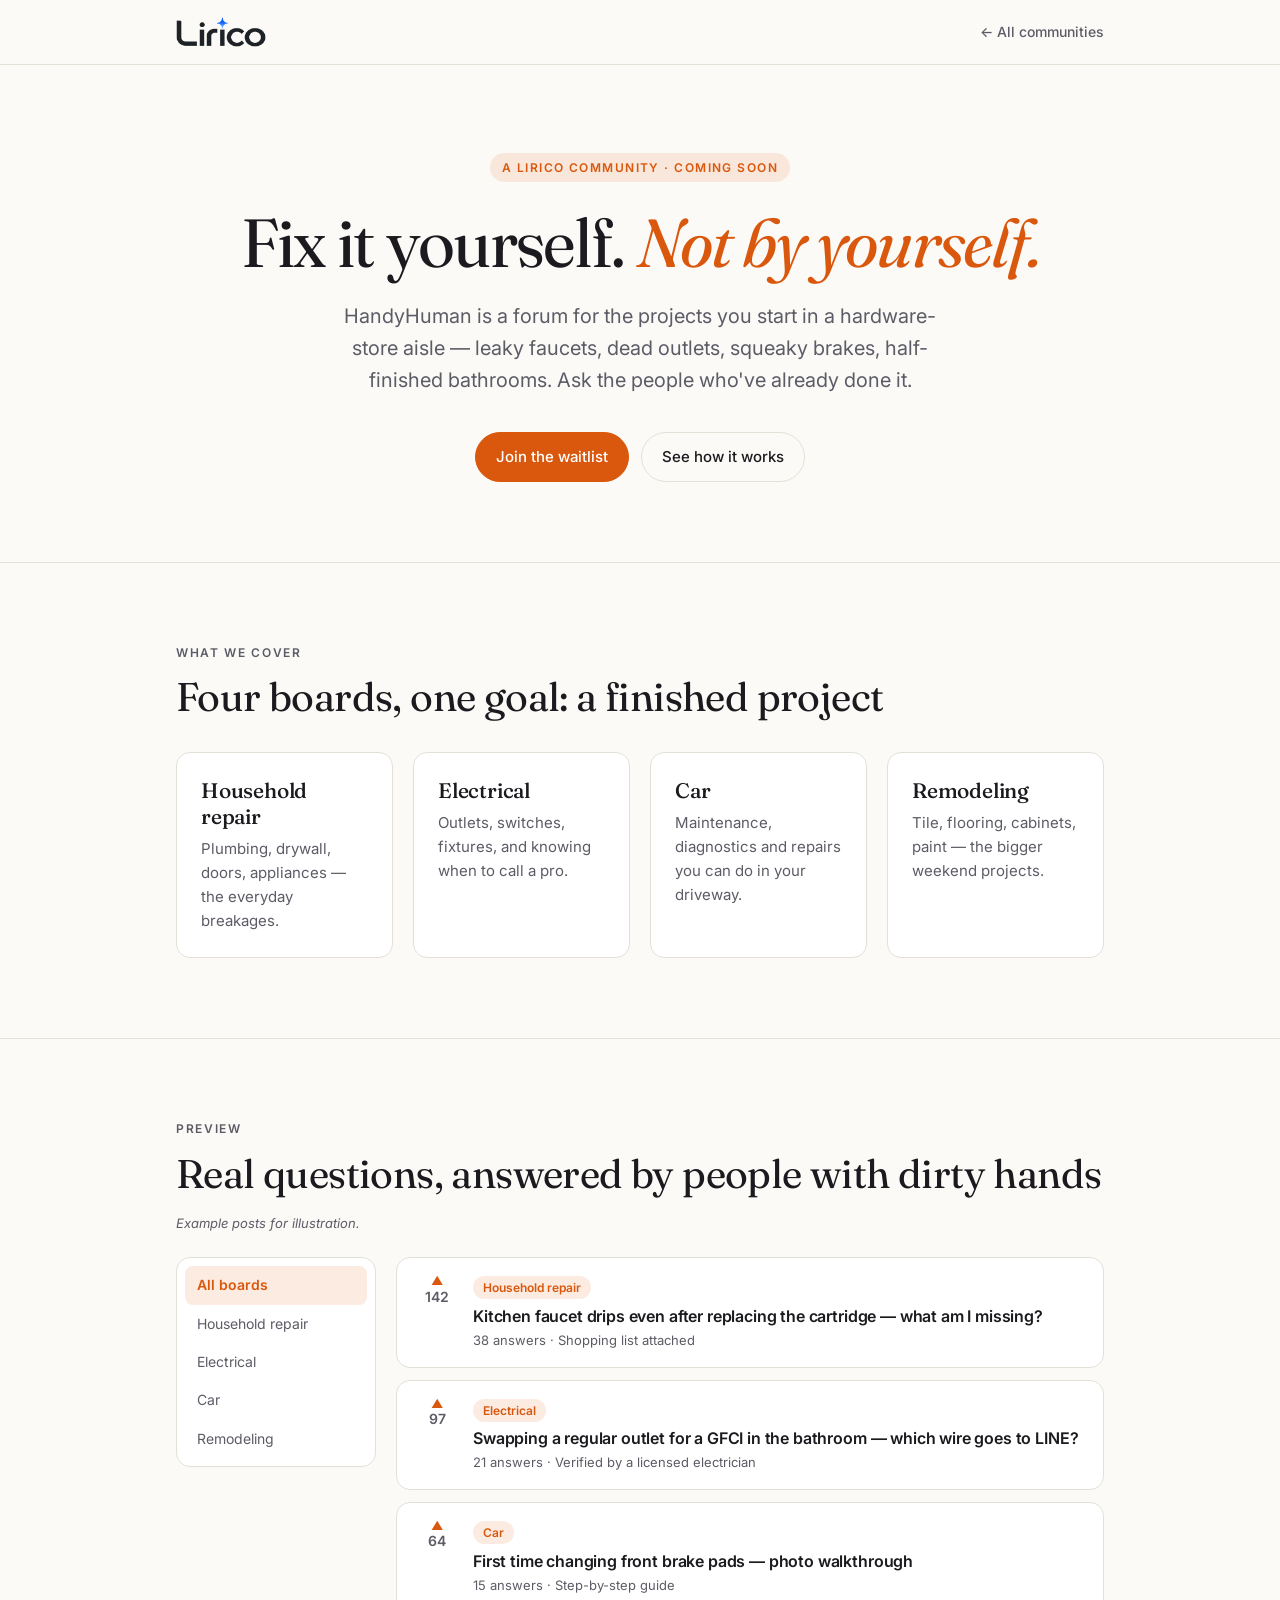
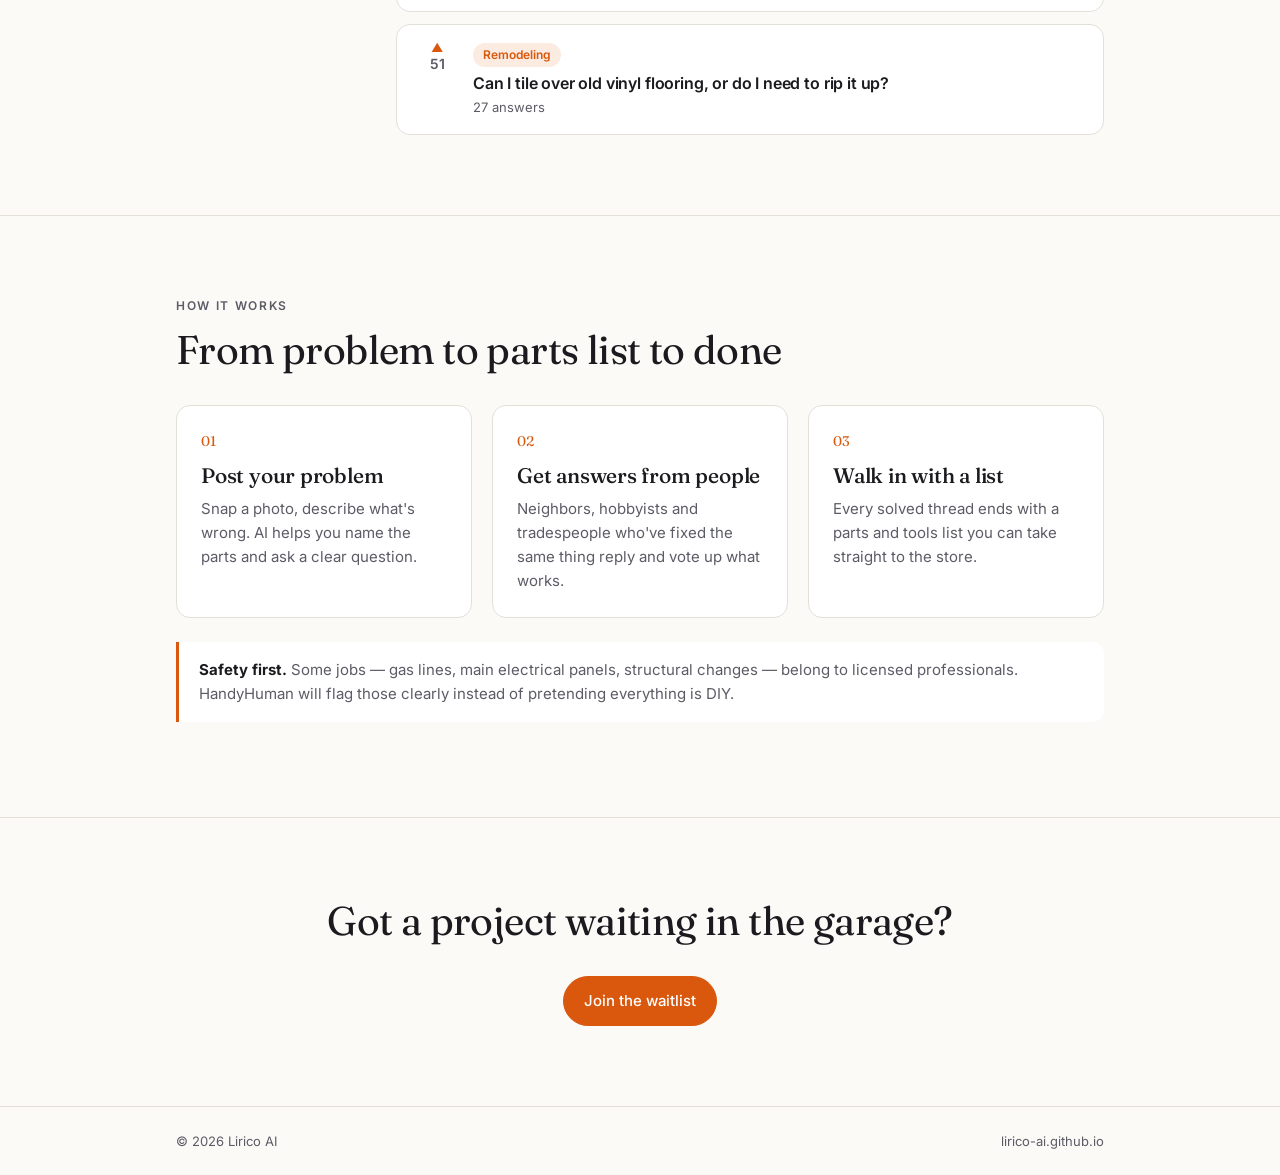
<file: handyhuman.html>
<!doctype html>
<html lang="en">
<head>
  <meta charset="utf-8">
  <meta name="viewport" content="width=device-width, initial-scale=1">
  <title>HandyHuman</title>
  <meta name="description" content="HandyHuman — a community for DIY home repair, electrical, car and remodeling questions, answered by people who've done it.">
  <link rel="preconnect" href="https://fonts.googleapis.com">
  <link rel="preconnect" href="https://fonts.gstatic.com" crossorigin>
  <link href="https://fonts.googleapis.com/css2?family=Fraunces:ital,opsz,wght@0,9..144,400;0,9..144,500;1,9..144,400&family=Inter:wght@400;500;600&display=swap" rel="stylesheet">
  <link rel="stylesheet" href="community.css">
  <style>
    :root { --accent: #d9580d; }
    @media (prefers-color-scheme: dark) { :root:not([data-theme="light"]) { --accent: #ff9a52; } }
    :root[data-theme="dark"] { --accent: #ff9a52; }

    .forum { display: grid; grid-template-columns: 200px 1fr; gap: 20px; align-items: start; }
    @media (max-width: 760px) { .forum { grid-template-columns: 1fr; } }
    .boards { list-style: none; margin: 0; padding: 8px; }
    .boards li { padding: 8px 12px; border-radius: 8px; font-size: 14px; color: var(--muted); }
    .boards li.on { background: color-mix(in srgb, var(--accent) 12%, transparent); color: var(--accent); font-weight: 600; }
    .posts { display: grid; gap: 12px; }
    .post { display: grid; grid-template-columns: 44px 1fr; gap: 14px; padding: 16px 18px; }
    .votes { text-align: center; font-weight: 600; font-size: 14px; color: var(--muted); line-height: 1.2; }
    .votes::before { content: "▲"; display: block; color: var(--accent); font-size: 12px; }
    .post h3 { font-family: Inter, system-ui, sans-serif; font-size: 16px; font-weight: 600; margin: 6px 0 4px; }
    .post .meta { font-size: 13px; color: var(--muted); }
  </style>
</head>
<body>
  <header>
    <div class="wrap">
      <a class="logo" href="index.html"><img src="logo-nav.png" alt="Lirico"></a>
      <a class="back" href="index.html#communities">← All communities</a>
    </div>
  </header>

  <main>
    <section class="hero">
      <div class="wrap">
        <p class="badge">A Lirico community · Coming soon</p>
        <h1 class="serif">Fix it yourself. <em>Not by yourself.</em></h1>
        <p class="lede">HandyHuman is a forum for the projects you start in a hardware-store aisle — leaky faucets, dead outlets, squeaky brakes, half-finished bathrooms. Ask the people who've already done it.</p>
        <div class="cta">
          <a class="btn primary" href="index.html#contact">Join the waitlist</a>
          <a class="btn" href="#preview">See how it works</a>
        </div>
      </div>
    </section>

    <section class="block">
      <div class="wrap">
        <p class="label">What we cover</p>
        <h2 class="serif">Four boards, one goal: a finished project</h2>
        <div class="grid" style="grid-template-columns: repeat(auto-fit, minmax(200px, 1fr));">
          <article class="card"><h3 class="serif">Household repair</h3><p>Plumbing, drywall, doors, appliances — the everyday breakages.</p></article>
          <article class="card"><h3 class="serif">Electrical</h3><p>Outlets, switches, fixtures, and knowing when to call a pro.</p></article>
          <article class="card"><h3 class="serif">Car</h3><p>Maintenance, diagnostics and repairs you can do in your driveway.</p></article>
          <article class="card"><h3 class="serif">Remodeling</h3><p>Tile, flooring, cabinets, paint — the bigger weekend projects.</p></article>
        </div>
      </div>
    </section>

    <section class="block" id="preview">
      <div class="wrap">
        <p class="label">Preview</p>
        <h2 class="serif">Real questions, answered by people with dirty hands</h2>
        <p class="example-note">Example posts for illustration.</p>
        <div class="forum">
          <ul class="card boards">
            <li class="on">All boards</li>
            <li>Household repair</li>
            <li>Electrical</li>
            <li>Car</li>
            <li>Remodeling</li>
          </ul>
          <div class="posts">
            <article class="card post">
              <div class="votes">142</div>
              <div>
                <span class="tag">Household repair</span>
                <h3>Kitchen faucet drips even after replacing the cartridge — what am I missing?</h3>
                <p class="meta">38 answers · Shopping list attached</p>
              </div>
            </article>
            <article class="card post">
              <div class="votes">97</div>
              <div>
                <span class="tag">Electrical</span>
                <h3>Swapping a regular outlet for a GFCI in the bathroom — which wire goes to LINE?</h3>
                <p class="meta">21 answers · Verified by a licensed electrician</p>
              </div>
            </article>
            <article class="card post">
              <div class="votes">64</div>
              <div>
                <span class="tag">Car</span>
                <h3>First time changing front brake pads — photo walkthrough</h3>
                <p class="meta">15 answers · Step-by-step guide</p>
              </div>
            </article>
            <article class="card post">
              <div class="votes">51</div>
              <div>
                <span class="tag">Remodeling</span>
                <h3>Can I tile over old vinyl flooring, or do I need to rip it up?</h3>
                <p class="meta">27 answers</p>
              </div>
            </article>
          </div>
        </div>
      </div>
    </section>

    <section class="block">
      <div class="wrap">
        <p class="label">How it works</p>
        <h2 class="serif">From problem to parts list to done</h2>
        <div class="grid">
          <article class="card"><p class="num serif">01</p><h3 class="serif">Post your problem</h3><p>Snap a photo, describe what's wrong. AI helps you name the parts and ask a clear question.</p></article>
          <article class="card"><p class="num serif">02</p><h3 class="serif">Get answers from people</h3><p>Neighbors, hobbyists and tradespeople who've fixed the same thing reply and vote up what works.</p></article>
          <article class="card"><p class="num serif">03</p><h3 class="serif">Walk in with a list</h3><p>Every solved thread ends with a parts and tools list you can take straight to the store.</p></article>
        </div>
        <p class="callout"><strong>Safety first.</strong> Some jobs — gas lines, main electrical panels, structural changes — belong to licensed professionals. HandyHuman will flag those clearly instead of pretending everything is DIY.</p>
      </div>
    </section>

    <section class="block closing">
      <div class="wrap">
        <h2 class="serif">Got a project waiting in the garage?</h2>
        <a class="btn primary" href="index.html#contact">Join the waitlist</a>
      </div>
    </section>
  </main>

  <footer>
    <div class="wrap">
      <span>© <span id="y">2026</span> Lirico AI</span>
      <a href="index.html">lirico-ai.github.io</a>
    </div>
  </footer>
  <script>document.getElementById('y').textContent = new Date().getFullYear();</script>
</body>
</html>
</file>
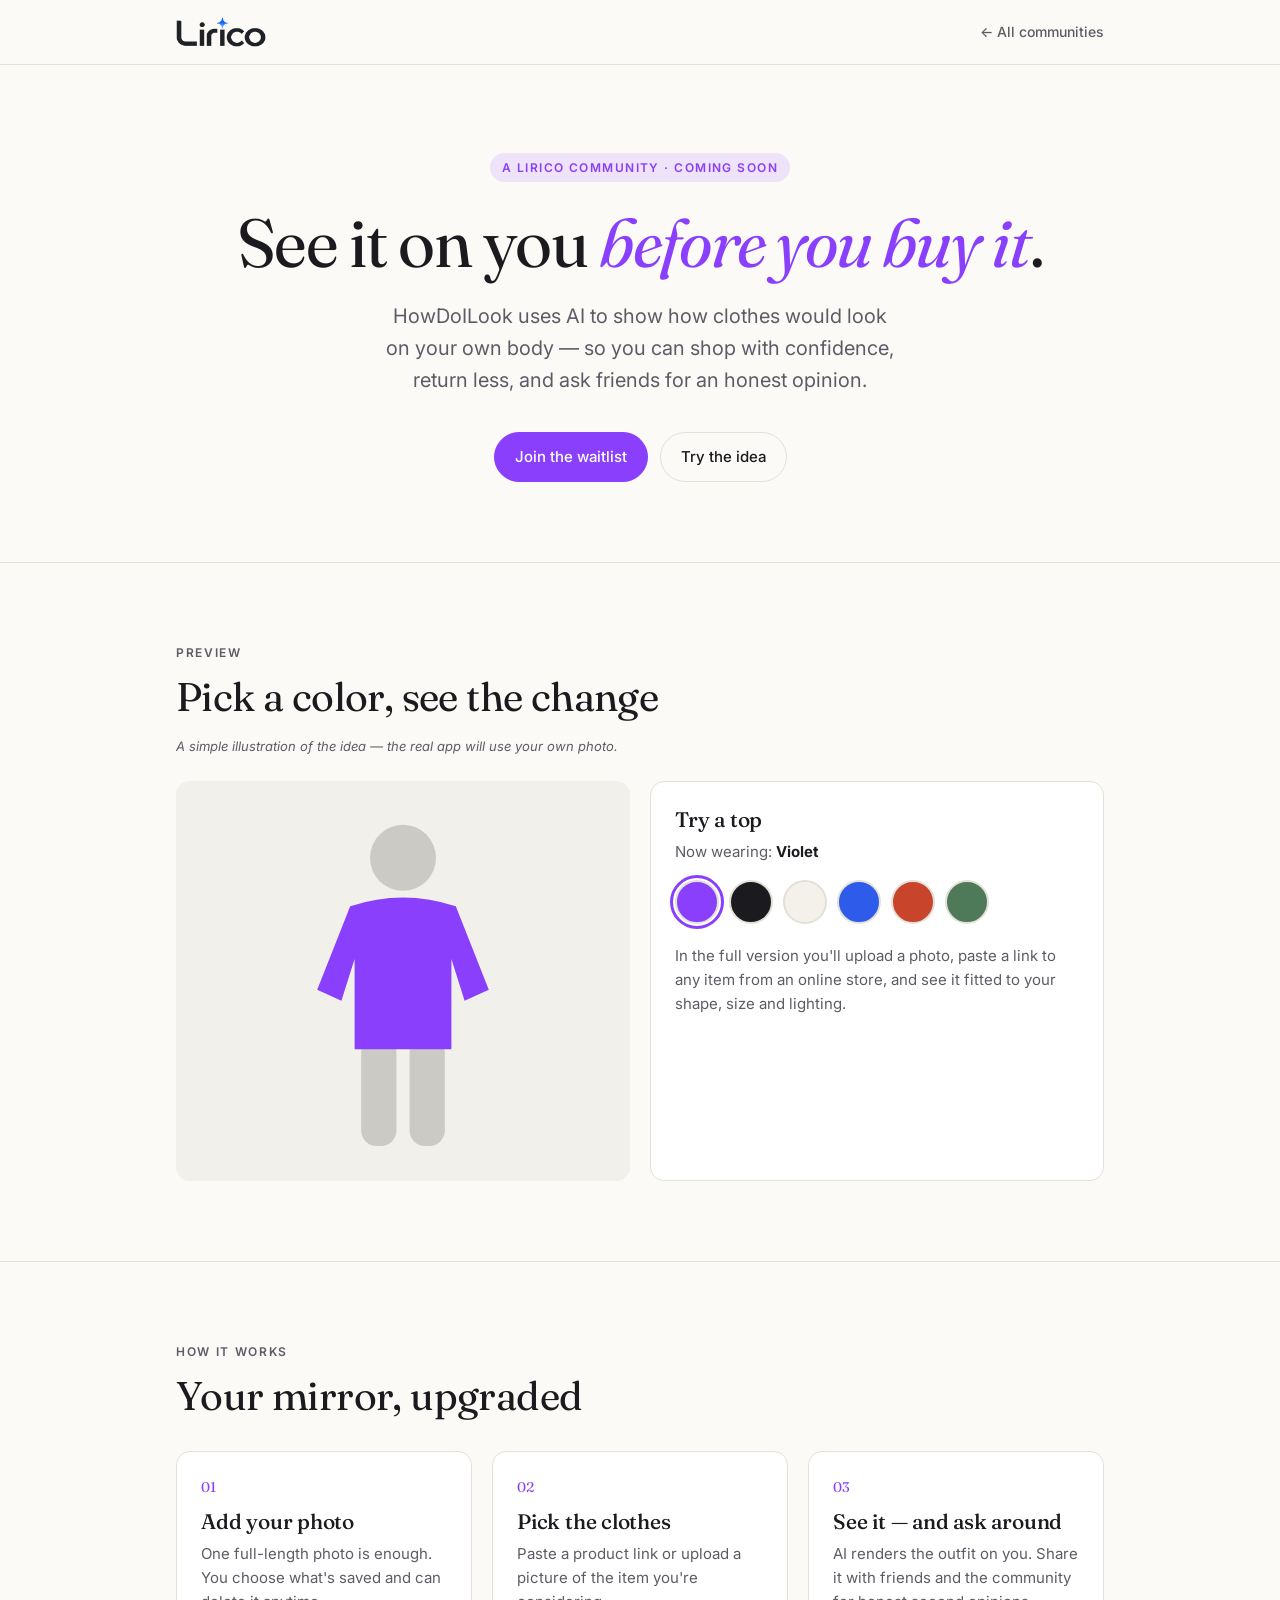
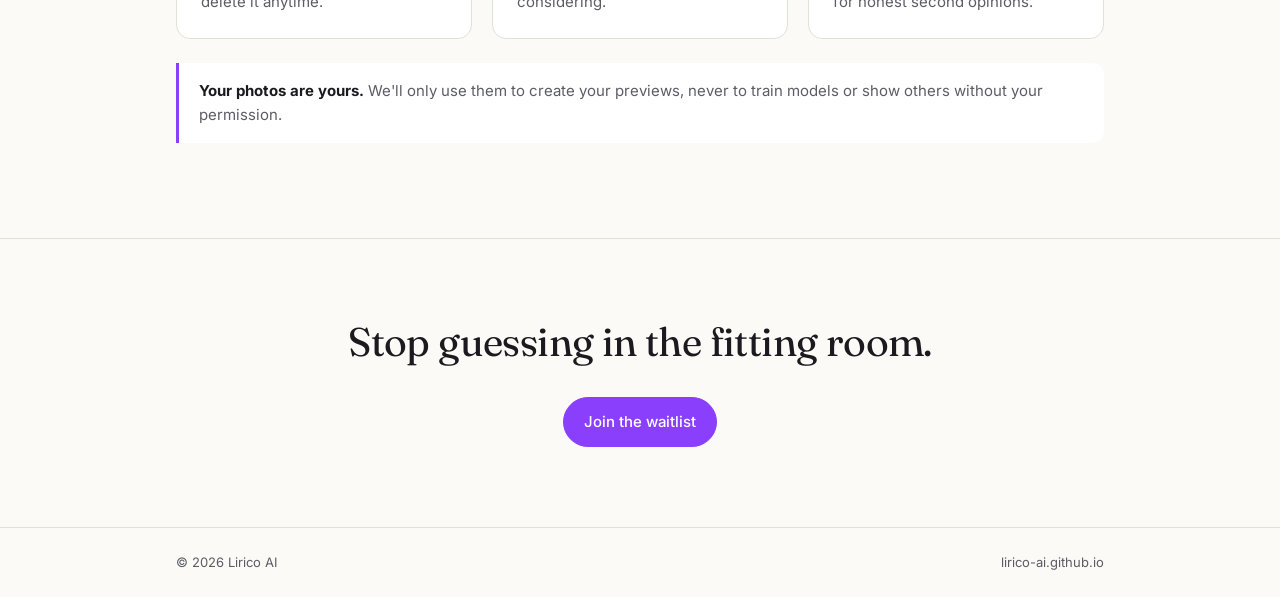
<file: howdoilook.html>
<!doctype html>
<html lang="en">
<head>
  <meta charset="utf-8">
  <meta name="viewport" content="width=device-width, initial-scale=1">
  <title>HowDoILook</title>
  <meta name="description" content="HowDoILook — use AI to see how clothes look on you before you buy.">
  <link rel="preconnect" href="https://fonts.googleapis.com">
  <link rel="preconnect" href="https://fonts.gstatic.com" crossorigin>
  <link href="https://fonts.googleapis.com/css2?family=Fraunces:ital,opsz,wght@0,9..144,400;0,9..144,500;1,9..144,400&family=Inter:wght@400;500;600&display=swap" rel="stylesheet">
  <link rel="stylesheet" href="community.css">
  <style>
    :root { --accent: #8a3ffc; }
    @media (prefers-color-scheme: dark) { :root:not([data-theme="light"]) { --accent: #be95ff; } }
    :root[data-theme="dark"] { --accent: #be95ff; }

    .studio { display: grid; grid-template-columns: 1fr 1fr; gap: 20px; align-items: stretch; }
    @media (max-width: 760px) { .studio { grid-template-columns: 1fr; } }
    .mirror { display: grid; place-items: center; background: var(--surface-2); border-radius: 14px; min-height: 360px; padding: 24px; }
    .mirror svg { width: 100%; max-width: 220px; height: auto; }
    .mirror .body { fill: color-mix(in srgb, var(--text) 18%, var(--surface-2)); }
    #outfit { transition: fill .25s ease; }
    .picker h3 { margin-top: 0; }
    .swatches { display: flex; flex-wrap: wrap; gap: 10px; margin: 16px 0 20px; }
    .swatch {
      width: 44px; height: 44px; border-radius: 50%; border: 2px solid var(--border); cursor: pointer; padding: 0;
    }
    .swatch[aria-pressed="true"] { outline: 3px solid var(--accent); outline-offset: 2px; }
    .picker .now { font-size: 15px; color: var(--muted); margin: 0; }
    .picker .now b { color: var(--text); }
  </style>
</head>
<body>
  <header>
    <div class="wrap">
      <a class="logo" href="index.html"><img src="logo-nav.png" alt="Lirico"></a>
      <a class="back" href="index.html#communities">← All communities</a>
    </div>
  </header>

  <main>
    <section class="hero">
      <div class="wrap">
        <p class="badge">A Lirico community · Coming soon</p>
        <h1 class="serif">See it on you <em>before you buy it</em>.</h1>
        <p class="lede">HowDoILook uses AI to show how clothes would look on your own body — so you can shop with confidence, return less, and ask friends for an honest opinion.</p>
        <div class="cta">
          <a class="btn primary" href="index.html#contact">Join the waitlist</a>
          <a class="btn" href="#try">Try the idea</a>
        </div>
      </div>
    </section>

    <section class="block" id="try">
      <div class="wrap">
        <p class="label">Preview</p>
        <h2 class="serif">Pick a color, see the change</h2>
        <p class="example-note">A simple illustration of the idea — the real app will use your own photo.</p>
        <div class="studio">
          <div class="mirror" aria-hidden="true">
            <svg viewBox="0 0 200 320">
              <circle class="body" cx="100" cy="48" r="30"/>
              <rect class="body" x="62" y="210" width="32" height="100" rx="14"/>
              <rect class="body" x="106" y="210" width="32" height="100" rx="14"/>
              <path id="outfit" fill="#8a3ffc" d="M52 92 Q100 76 148 92 L178 168 L156 178 L144 140 L144 222 L56 222 L56 140 L44 178 L22 168 Z"/>
            </svg>
          </div>
          <div class="card picker">
            <h3 class="serif">Try a top</h3>
            <p class="now">Now wearing: <b id="color-name">Violet</b></p>
            <div class="swatches" role="group" aria-label="Top color">
              <button class="swatch" style="background:#8a3ffc" data-name="Violet" aria-pressed="true" aria-label="Violet"></button>
              <button class="swatch" style="background:#1b1b1f" data-name="Black" aria-pressed="false" aria-label="Black"></button>
              <button class="swatch" style="background:#f4f1ea" data-name="Cream" aria-pressed="false" aria-label="Cream"></button>
              <button class="swatch" style="background:#2f5bea" data-name="Cobalt" aria-pressed="false" aria-label="Cobalt"></button>
              <button class="swatch" style="background:#c8442b" data-name="Rust" aria-pressed="false" aria-label="Rust"></button>
              <button class="swatch" style="background:#4f7a5a" data-name="Sage" aria-pressed="false" aria-label="Sage"></button>
            </div>
            <p class="prose" style="font-size:15px; margin:0;">In the full version you'll upload a photo, paste a link to any item from an online store, and see it fitted to your shape, size and lighting.</p>
          </div>
        </div>
      </div>
    </section>

    <section class="block">
      <div class="wrap">
        <p class="label">How it works</p>
        <h2 class="serif">Your mirror, upgraded</h2>
        <div class="grid">
          <article class="card"><p class="num serif">01</p><h3 class="serif">Add your photo</h3><p>One full-length photo is enough. You choose what's saved and can delete it anytime.</p></article>
          <article class="card"><p class="num serif">02</p><h3 class="serif">Pick the clothes</h3><p>Paste a product link or upload a picture of the item you're considering.</p></article>
          <article class="card"><p class="num serif">03</p><h3 class="serif">See it — and ask around</h3><p>AI renders the outfit on you. Share it with friends and the community for honest second opinions.</p></article>
        </div>
        <p class="callout"><strong>Your photos are yours.</strong> We'll only use them to create your previews, never to train models or show others without your permission.</p>
      </div>
    </section>

    <section class="block closing">
      <div class="wrap">
        <h2 class="serif">Stop guessing in the fitting room.</h2>
        <a class="btn primary" href="index.html#contact">Join the waitlist</a>
      </div>
    </section>
  </main>

  <footer>
    <div class="wrap">
      <span>© <span id="y">2026</span> Lirico AI</span>
      <a href="index.html">lirico-ai.github.io</a>
    </div>
  </footer>
  <script>
    document.getElementById('y').textContent = new Date().getFullYear();
    const outfit = document.getElementById('outfit');
    const nameEl = document.getElementById('color-name');
    document.querySelectorAll('.swatch').forEach(btn => {
      btn.addEventListener('click', () => {
        document.querySelectorAll('.swatch').forEach(b => b.setAttribute('aria-pressed', 'false'));
        btn.setAttribute('aria-pressed', 'true');
        outfit.setAttribute('fill', btn.style.backgroundColor);
        nameEl.textContent = btn.dataset.name;
      });
    });
  </script>
</body>
</html>
</file>
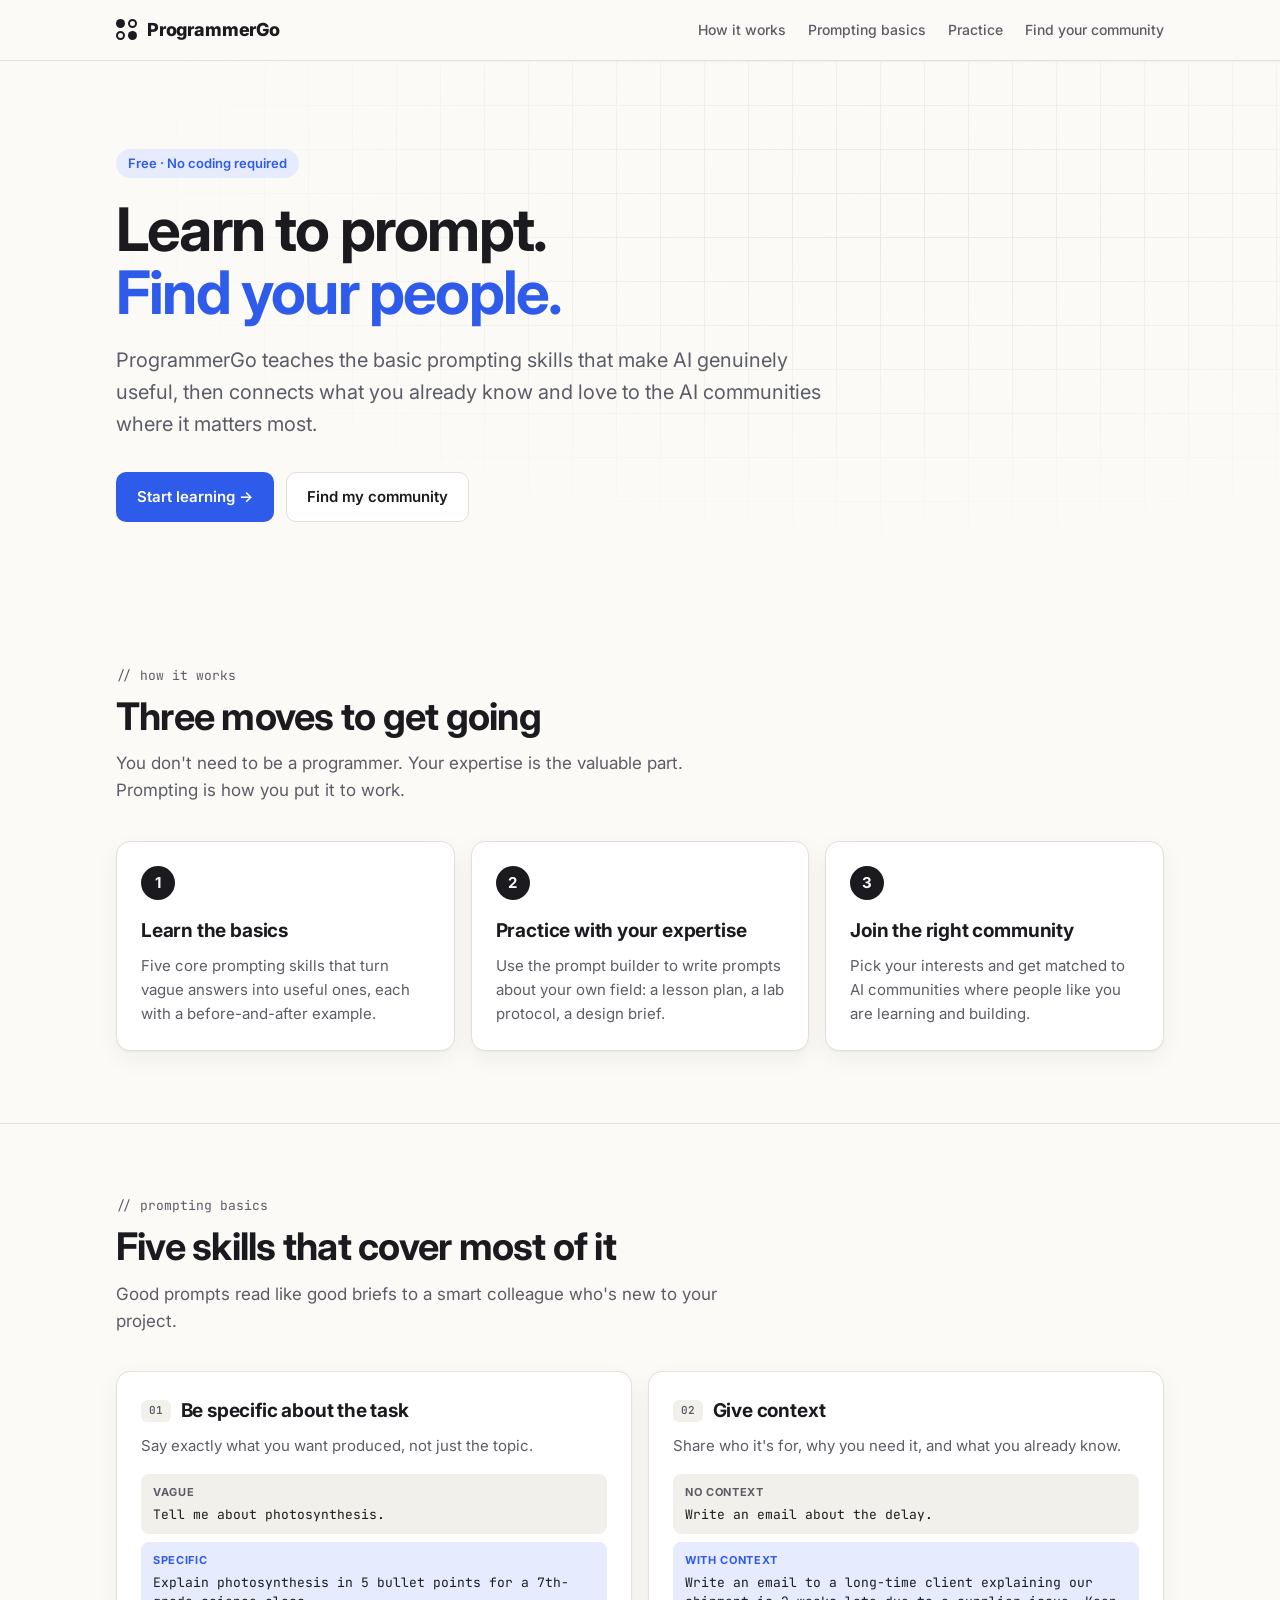
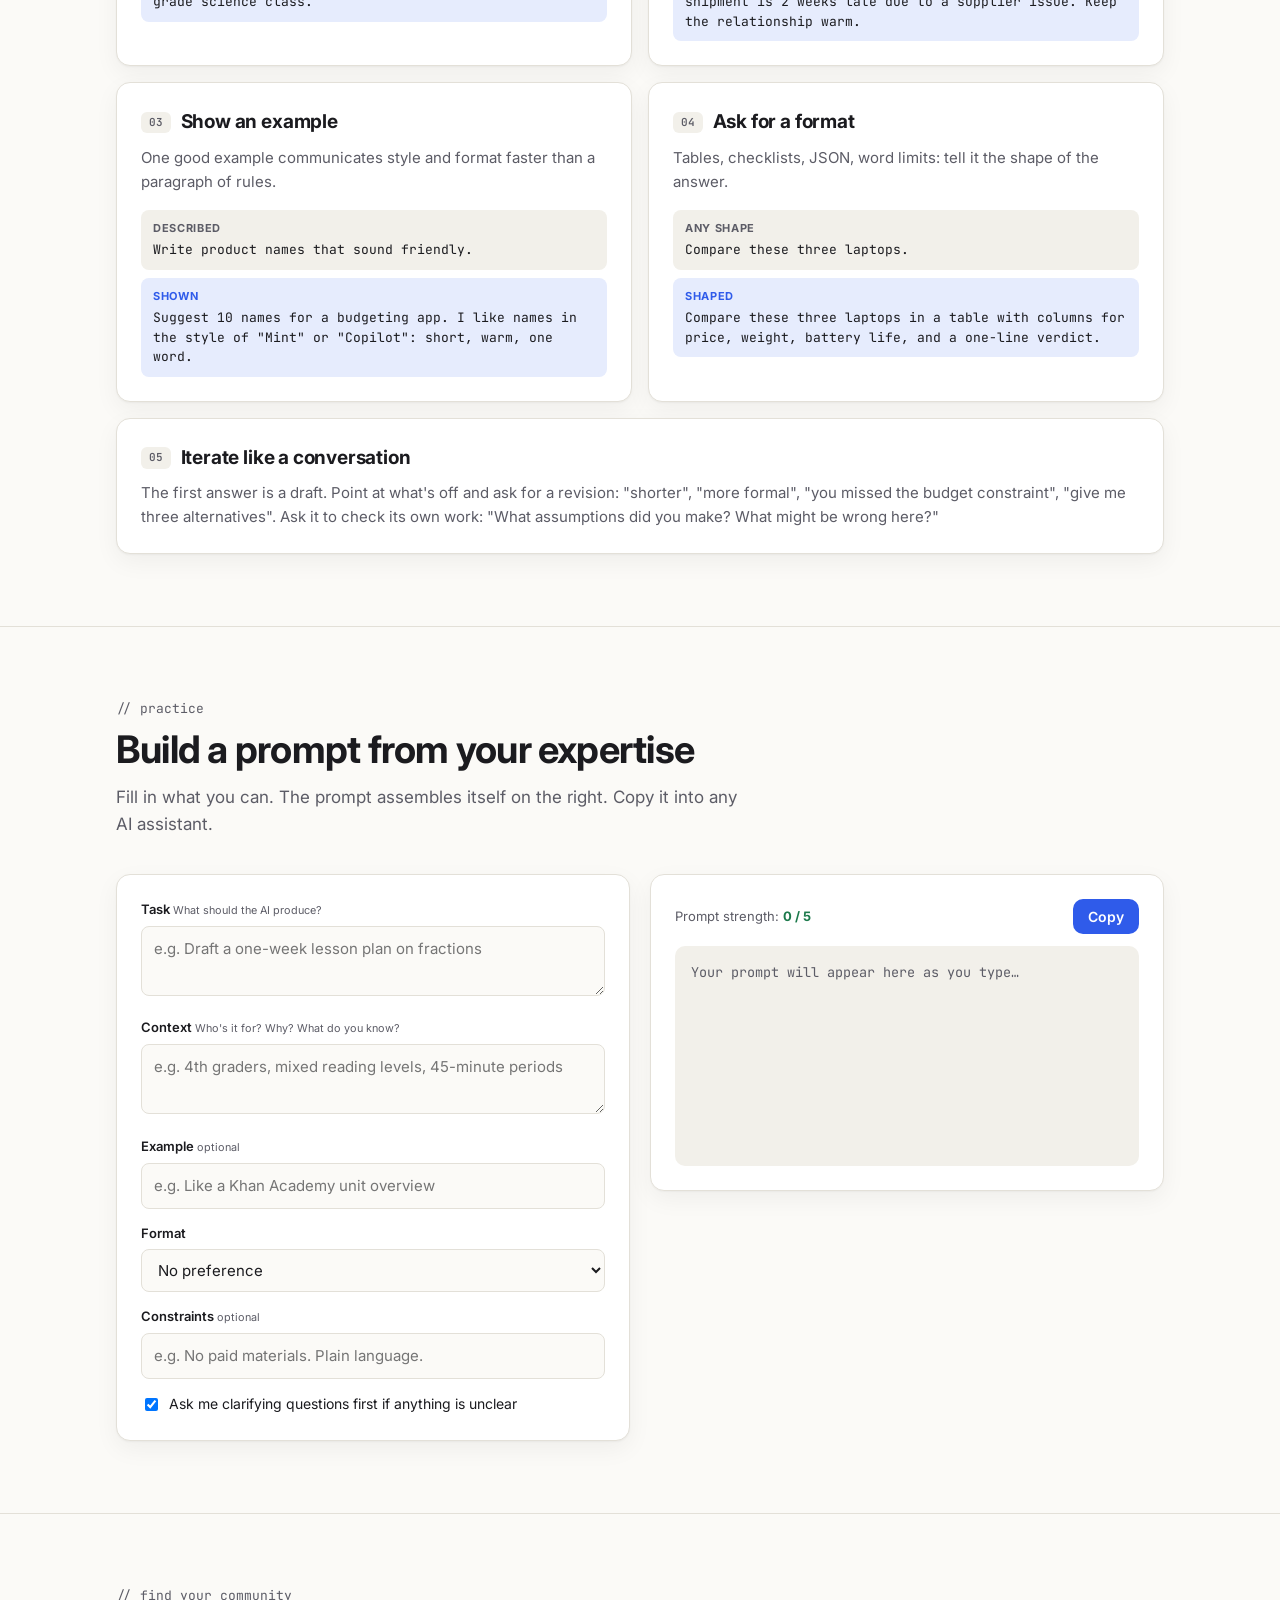
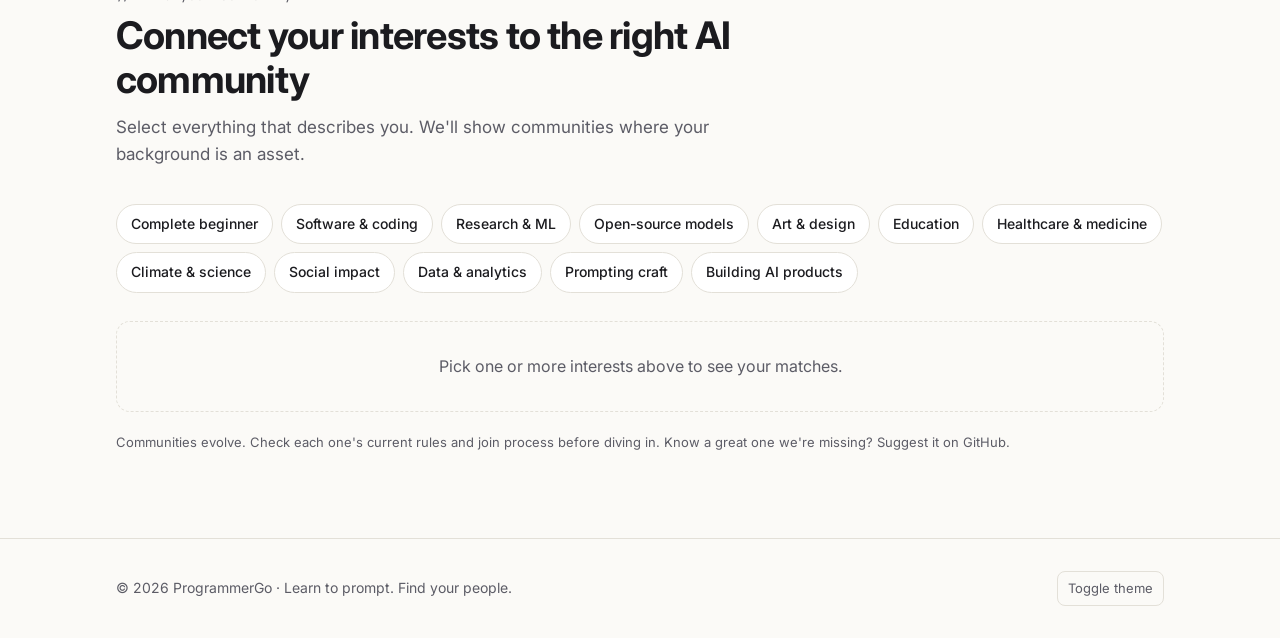
<file: programmergo.html>
<!doctype html>
<html lang="en">
<head>
  <meta charset="utf-8">
  <meta name="viewport" content="width=device-width, initial-scale=1">
  <title>ProgrammerGo</title>
  <meta name="description" content="Learn basic prompting skills and connect your expertise and interests to the right AI community.">
  <link rel="preconnect" href="https://fonts.googleapis.com">
  <link rel="preconnect" href="https://fonts.gstatic.com" crossorigin>
  <link href="https://fonts.googleapis.com/css2?family=Inter:wght@400;500;600;700;800&family=JetBrains+Mono:wght@400;600&display=swap" rel="stylesheet">
  <style>
    :root {
      --bg: #fbfaf7;
      --surface: #ffffff;
      --surface-2: #f2f0ea;
      --text: #1b1b1f;
      --muted: #5c5c66;
      --border: #e3e0d8;
      --accent: #2f5bea;
      --accent-ink: #ffffff;
      --accent-soft: #e6ecfd;
      --stone: #1b1b1f;
      --good: #1d7a4c;
      --radius: 14px;
      --shadow: 0 1px 2px rgba(0,0,0,.04), 0 8px 24px rgba(0,0,0,.05);
    }
    @media (prefers-color-scheme: dark) {
      :root:not([data-theme="light"]) {
        --bg: #111214;
        --surface: #1a1b1f;
        --surface-2: #222328;
        --text: #ededf0;
        --muted: #a1a1ab;
        --border: #2e2f36;
        --accent: #7c9cff;
        --accent-ink: #0e1022;
        --accent-soft: #1f2645;
        --stone: #ededf0;
        --good: #5fd39a;
        --shadow: none;
      }
    }
    :root[data-theme="dark"] {
      --bg: #111214;
      --surface: #1a1b1f;
      --surface-2: #222328;
      --text: #ededf0;
      --muted: #a1a1ab;
      --border: #2e2f36;
      --accent: #7c9cff;
      --accent-ink: #0e1022;
      --accent-soft: #1f2645;
      --stone: #ededf0;
      --good: #5fd39a;
      --shadow: none;
    }

    * { box-sizing: border-box; }
    html { scroll-behavior: smooth; }
    body {
      margin: 0;
      background: var(--bg);
      color: var(--text);
      font-family: Inter, system-ui, -apple-system, Segoe UI, Roboto, sans-serif;
      line-height: 1.6;
      -webkit-font-smoothing: antialiased;
    }
    a { color: var(--accent); }
    code, .mono { font-family: "JetBrains Mono", ui-monospace, Menlo, monospace; }
    .wrap { max-width: 1080px; margin: 0 auto; padding: 0 16px; }

    /* Nav */
    nav {
      position: sticky; top: 0; z-index: 10;
      background: color-mix(in srgb, var(--bg) 85%, transparent);
      backdrop-filter: blur(8px);
      border-bottom: 1px solid var(--border);
    }
    nav .wrap { display: flex; align-items: center; justify-content: space-between; height: 60px; gap: 16px; }
    .logo { display: flex; align-items: center; gap: 10px; font-weight: 800; font-size: 18px; color: var(--text); text-decoration: none; letter-spacing: -.01em; }
    .logo-mark { display: grid; grid-template-columns: repeat(2, 9px); gap: 3px; }
    .logo-mark span { width: 9px; height: 9px; border-radius: 50%; background: var(--stone); }
    .logo-mark span:nth-child(2), .logo-mark span:nth-child(3) { background: transparent; border: 2px solid var(--stone); }
    .nav-links { display: flex; gap: 22px; }
    .nav-links a { color: var(--muted); text-decoration: none; font-size: 14px; font-weight: 500; }
    .nav-links a:hover { color: var(--text); }
    @media (max-width: 640px) { .nav-links { display: none; } }

    /* Hero */
    .hero { position: relative; padding: 88px 0 72px; overflow: hidden; }
    .hero::before {
      content: ""; position: absolute; inset: 0;
      background-image:
        linear-gradient(var(--border) 1px, transparent 1px),
        linear-gradient(90deg, var(--border) 1px, transparent 1px);
      background-size: 44px 44px;
      mask-image: radial-gradient(ellipse at 70% 30%, #000 0%, transparent 65%);
      -webkit-mask-image: radial-gradient(ellipse at 70% 30%, #000 0%, transparent 65%);
      opacity: .7;
    }
    .hero .wrap { position: relative; }
    .eyebrow { display: inline-block; font-size: 13px; font-weight: 600; color: var(--accent); background: var(--accent-soft); padding: 4px 12px; border-radius: 999px; margin-bottom: 20px; }
    h1 { font-size: clamp(36px, 6vw, 60px); line-height: 1.05; letter-spacing: -.03em; margin: 0 0 20px; max-width: 14ch; }
    h1 em { font-style: normal; color: var(--accent); }
    .lede { font-size: clamp(17px, 2vw, 20px); color: var(--muted); max-width: 56ch; margin: 0 0 32px; }
    .cta { display: flex; gap: 12px; flex-wrap: wrap; }
    .btn {
      display: inline-flex; align-items: center; gap: 8px;
      padding: 12px 20px; border-radius: 10px; font-weight: 600; font-size: 15px;
      text-decoration: none; border: 1px solid transparent; cursor: pointer; font-family: inherit;
    }
    .btn-primary { background: var(--accent); color: var(--accent-ink); }
    .btn-primary:hover { filter: brightness(1.08); }
    .btn-ghost { background: var(--surface); color: var(--text); border-color: var(--border); }
    .btn-ghost:hover { border-color: var(--muted); }

    /* Sections */
    section { padding: 72px 0; }
    section + section { border-top: 1px solid var(--border); }
    .section-head { margin-bottom: 36px; max-width: 640px; }
    .kicker { font-family: "JetBrains Mono", monospace; font-size: 13px; color: var(--muted); margin-bottom: 8px; }
    h2 { font-size: clamp(28px, 4vw, 38px); letter-spacing: -.02em; line-height: 1.15; margin: 0 0 12px; }
    .section-head p { color: var(--muted); margin: 0; font-size: 17px; }

    /* Steps */
    .steps { display: grid; grid-template-columns: repeat(3, 1fr); gap: 16px; }
    @media (max-width: 800px) { .steps { grid-template-columns: 1fr; } }
    .card { background: var(--surface); border: 1px solid var(--border); border-radius: var(--radius); padding: 24px; box-shadow: var(--shadow); }
    .step-num { width: 34px; height: 34px; border-radius: 50%; display: grid; place-items: center; font-weight: 700; font-size: 15px; margin-bottom: 16px; background: var(--stone); color: var(--bg); }
    .card h3 { margin: 0 0 8px; font-size: 19px; letter-spacing: -.01em; }
    .card p { margin: 0; color: var(--muted); font-size: 15px; }

    /* Skills */
    .skills { display: grid; grid-template-columns: repeat(2, 1fr); gap: 16px; }
    @media (max-width: 800px) { .skills { grid-template-columns: 1fr; } }
    .skill h3 { display: flex; align-items: center; gap: 10px; }
    .tag { font-family: "JetBrains Mono", monospace; font-size: 11px; font-weight: 600; padding: 2px 8px; border-radius: 6px; background: var(--surface-2); color: var(--muted); }
    .compare { display: grid; gap: 8px; margin-top: 16px; }
    .compare div { font-family: "JetBrains Mono", monospace; font-size: 13px; line-height: 1.5; padding: 10px 12px; border-radius: 8px; background: var(--surface-2); }
    .compare .label { display: block; font-family: Inter, sans-serif; font-size: 11px; font-weight: 700; text-transform: uppercase; letter-spacing: .06em; margin-bottom: 4px; color: var(--muted); }
    .compare .after { background: var(--accent-soft); }
    .compare .after .label { color: var(--accent); }

    /* Builder */
    .builder { display: grid; grid-template-columns: 1fr 1fr; gap: 20px; align-items: start; }
    @media (max-width: 860px) { .builder { grid-template-columns: 1fr; } }
    .field { margin-bottom: 14px; }
    .field label { display: block; font-size: 13px; font-weight: 600; margin-bottom: 6px; }
    .field label small { font-weight: 400; color: var(--muted); }
    .field input, .field textarea, .field select {
      width: 100%; font: inherit; font-size: 15px; color: var(--text);
      background: var(--bg); border: 1px solid var(--border); border-radius: 8px; padding: 10px 12px;
    }
    .field textarea { resize: vertical; min-height: 64px; }
    .field input:focus, .field textarea:focus, .field select:focus { outline: 2px solid var(--accent); outline-offset: -1px; border-color: transparent; }
    .output { position: sticky; top: 80px; }
    .output pre {
      margin: 0; white-space: pre-wrap; word-wrap: break-word;
      font-family: "JetBrains Mono", monospace; font-size: 13.5px; line-height: 1.6;
      background: var(--surface-2); border-radius: 10px; padding: 16px; min-height: 220px;
    }
    .output pre .ph { color: var(--muted); }
    .output-bar { display: flex; justify-content: space-between; align-items: center; margin-bottom: 12px; gap: 12px; }
    .score { font-size: 13px; color: var(--muted); }
    .score b { color: var(--good); }

    /* Matcher */
    .chips { display: flex; flex-wrap: wrap; gap: 8px; margin-bottom: 28px; }
    .chip {
      font: inherit; font-size: 14px; font-weight: 500; cursor: pointer;
      padding: 8px 14px; border-radius: 999px; border: 1px solid var(--border);
      background: var(--surface); color: var(--text);
    }
    .chip:hover { border-color: var(--muted); }
    .chip[aria-pressed="true"] { background: var(--stone); color: var(--bg); border-color: var(--stone); }
    .results { display: grid; grid-template-columns: repeat(auto-fill, minmax(280px, 1fr)); gap: 16px; }
    .community h3 { font-size: 17px; margin-bottom: 4px; }
    .community .where { font-size: 12px; color: var(--muted); margin-bottom: 10px; font-family: "JetBrains Mono", monospace; }
    .community a.go { display: inline-block; margin-top: 14px; font-size: 14px; font-weight: 600; text-decoration: none; }
    .community a.go:hover { text-decoration: underline; }
    .community .why { margin-top: 10px; display: flex; flex-wrap: wrap; gap: 6px; }
    .empty { color: var(--muted); padding: 32px; text-align: center; border: 1px dashed var(--border); border-radius: var(--radius); grid-column: 1 / -1; }
    .note { margin-top: 20px; font-size: 13px; color: var(--muted); }

    footer { border-top: 1px solid var(--border); padding: 32px 0; color: var(--muted); font-size: 14px; }
    footer .wrap { display: flex; justify-content: space-between; flex-wrap: wrap; gap: 12px; align-items: center; }
    .theme-toggle { background: none; border: 1px solid var(--border); color: var(--muted); border-radius: 8px; padding: 6px 10px; cursor: pointer; font: inherit; font-size: 13px; }
  </style>
</head>
<body>

<nav>
  <div class="wrap">
    <a class="logo" href="#top" aria-label="ProgrammerGo home">
      <span class="logo-mark" aria-hidden="true"><span></span><span></span><span></span><span></span></span>
      ProgrammerGo
    </a>
    <div class="nav-links">
      <a href="#how">How it works</a>
      <a href="#skills">Prompting basics</a>
      <a href="#builder">Practice</a>
      <a href="#communities">Find your community</a>
    </div>
  </div>
</nav>

<header class="hero" id="top">
  <div class="wrap">
    <span class="eyebrow">Free · No coding required</span>
    <h1>Learn to prompt. <em>Find your people.</em></h1>
    <p class="lede">ProgrammerGo teaches the basic prompting skills that make AI genuinely useful, then connects what you already know and love to the AI communities where it matters most.</p>
    <div class="cta">
      <a class="btn btn-primary" href="#skills">Start learning →</a>
      <a class="btn btn-ghost" href="#communities">Find my community</a>
    </div>
  </div>
</header>

<main>
  <section id="how">
    <div class="wrap">
      <div class="section-head">
        <div class="kicker">// how it works</div>
        <h2>Three moves to get going</h2>
        <p>You don't need to be a programmer. Your expertise is the valuable part. Prompting is how you put it to work.</p>
      </div>
      <div class="steps">
        <div class="card">
          <div class="step-num">1</div>
          <h3>Learn the basics</h3>
          <p>Five core prompting skills that turn vague answers into useful ones, each with a before-and-after example.</p>
        </div>
        <div class="card">
          <div class="step-num">2</div>
          <h3>Practice with your expertise</h3>
          <p>Use the prompt builder to write prompts about your own field: a lesson plan, a lab protocol, a design brief.</p>
        </div>
        <div class="card">
          <div class="step-num">3</div>
          <h3>Join the right community</h3>
          <p>Pick your interests and get matched to AI communities where people like you are learning and building.</p>
        </div>
      </div>
    </div>
  </section>

  <section id="skills">
    <div class="wrap">
      <div class="section-head">
        <div class="kicker">// prompting basics</div>
        <h2>Five skills that cover most of it</h2>
        <p>Good prompts read like good briefs to a smart colleague who's new to your project.</p>
      </div>
      <div class="skills">
        <div class="card skill">
          <h3><span class="tag">01</span> Be specific about the task</h3>
          <p>Say exactly what you want produced, not just the topic.</p>
          <div class="compare">
            <div><span class="label">Vague</span>Tell me about photosynthesis.</div>
            <div class="after"><span class="label">Specific</span>Explain photosynthesis in 5 bullet points for a 7th-grade science class.</div>
          </div>
        </div>
        <div class="card skill">
          <h3><span class="tag">02</span> Give context</h3>
          <p>Share who it's for, why you need it, and what you already know.</p>
          <div class="compare">
            <div><span class="label">No context</span>Write an email about the delay.</div>
            <div class="after"><span class="label">With context</span>Write an email to a long-time client explaining our shipment is 2 weeks late due to a supplier issue. Keep the relationship warm.</div>
          </div>
        </div>
        <div class="card skill">
          <h3><span class="tag">03</span> Show an example</h3>
          <p>One good example communicates style and format faster than a paragraph of rules.</p>
          <div class="compare">
            <div><span class="label">Described</span>Write product names that sound friendly.</div>
            <div class="after"><span class="label">Shown</span>Suggest 10 names for a budgeting app. I like names in the style of "Mint" or "Copilot": short, warm, one word.</div>
          </div>
        </div>
        <div class="card skill">
          <h3><span class="tag">04</span> Ask for a format</h3>
          <p>Tables, checklists, JSON, word limits: tell it the shape of the answer.</p>
          <div class="compare">
            <div><span class="label">Any shape</span>Compare these three laptops.</div>
            <div class="after"><span class="label">Shaped</span>Compare these three laptops in a table with columns for price, weight, battery life, and a one-line verdict.</div>
          </div>
        </div>
        <div class="card skill" style="grid-column: 1 / -1;">
          <h3><span class="tag">05</span> Iterate like a conversation</h3>
          <p>The first answer is a draft. Point at what's off and ask for a revision: "shorter", "more formal", "you missed the budget constraint", "give me three alternatives". Ask it to check its own work: "What assumptions did you make? What might be wrong here?"</p>
        </div>
      </div>
    </div>
  </section>

  <section id="builder">
    <div class="wrap">
      <div class="section-head">
        <div class="kicker">// practice</div>
        <h2>Build a prompt from your expertise</h2>
        <p>Fill in what you can. The prompt assembles itself on the right. Copy it into any AI assistant.</p>
      </div>
      <div class="builder">
        <div class="card">
          <div class="field">
            <label for="f-task">Task <small>What should the AI produce?</small></label>
            <textarea id="f-task" placeholder="e.g. Draft a one-week lesson plan on fractions"></textarea>
          </div>
          <div class="field">
            <label for="f-context">Context <small>Who's it for? Why? What do you know?</small></label>
            <textarea id="f-context" placeholder="e.g. 4th graders, mixed reading levels, 45-minute periods"></textarea>
          </div>
          <div class="field">
            <label for="f-example">Example <small>optional</small></label>
            <input id="f-example" placeholder="e.g. Like a Khan Academy unit overview">
          </div>
          <div class="field">
            <label for="f-format">Format</label>
            <select id="f-format">
              <option value="">No preference</option>
              <option>a bulleted list</option>
              <option>a table</option>
              <option>a step-by-step checklist</option>
              <option>short paragraphs, under 200 words</option>
              <option>an email draft</option>
            </select>
          </div>
          <div class="field">
            <label for="f-constraints">Constraints <small>optional</small></label>
            <input id="f-constraints" placeholder="e.g. No paid materials. Plain language.">
          </div>
          <label style="display:flex; gap:8px; align-items:center; font-size:14px; cursor:pointer;">
            <input type="checkbox" id="f-questions" checked> Ask me clarifying questions first if anything is unclear
          </label>
        </div>
        <div class="card output">
          <div class="output-bar">
            <span class="score" id="score">Prompt strength: <b>0 / 5</b></span>
            <button class="btn btn-primary" id="copy" type="button" style="padding:8px 14px; font-size:14px;">Copy</button>
          </div>
          <pre id="prompt-out"><span class="ph">Your prompt will appear here as you type…</span></pre>
        </div>
      </div>
    </div>
  </section>

  <section id="communities">
    <div class="wrap">
      <div class="section-head">
        <div class="kicker">// find your community</div>
        <h2>Connect your interests to the right AI community</h2>
        <p>Select everything that describes you. We'll show communities where your background is an asset.</p>
      </div>
      <div class="chips" id="chips" role="group" aria-label="Your interests"></div>
      <div class="results" id="results"></div>
      <p class="note">Communities evolve. Check each one's current rules and join process before diving in. Know a great one we're missing? Suggest it on GitHub.</p>
    </div>
  </section>
</main>

<footer>
  <div class="wrap">
    <span>© <span id="year"></span> ProgrammerGo · Learn to prompt. Find your people.</span>
    <button class="theme-toggle" id="theme" type="button">Toggle theme</button>
  </div>
</footer>

<script>
  // ---------- Prompt builder ----------
  const $ = id => document.getElementById(id);
  const fields = ['f-task', 'f-context', 'f-example', 'f-format', 'f-constraints', 'f-questions'];

  function buildPrompt() {
    const task = $('f-task').value.trim();
    const context = $('f-context').value.trim();
    const example = $('f-example').value.trim();
    const format = $('f-format').value;
    const constraints = $('f-constraints').value.trim();
    const ask = $('f-questions').checked;

    const parts = [];
    if (task) parts.push(task.replace(/[.\s]*$/, '.'));
    if (context) parts.push('Context: ' + context.replace(/[.\s]*$/, '.'));
    if (example) parts.push('For reference, here is the kind of thing I mean: ' + example.replace(/[.\s]*$/, '.'));
    if (format) parts.push('Please format the answer as ' + format + '.');
    if (constraints) parts.push('Constraints: ' + constraints.replace(/[.\s]*$/, '.'));
    if (ask && parts.length) parts.push('If anything important is unclear, ask me up to 3 clarifying questions before you start.');

    const out = $('prompt-out');
    if (!parts.length) {
      out.innerHTML = '<span class="ph">Your prompt will appear here as you type…</span>';
    } else {
      out.textContent = parts.join('\n\n');
    }
    const score = [task, context, example, format, constraints].filter(Boolean).length;
    $('score').innerHTML = 'Prompt strength: <b>' + score + ' / 5</b>';
  }
  fields.forEach(id => $(id).addEventListener('input', buildPrompt));
  $('f-questions').addEventListener('change', buildPrompt);

  $('copy').addEventListener('click', async () => {
    const text = $('prompt-out').textContent;
    if ($('prompt-out').querySelector('.ph')) return;
    try {
      await navigator.clipboard.writeText(text);
      $('copy').textContent = 'Copied ✓';
    } catch {
      $('copy').textContent = 'Select & copy';
    }
    setTimeout(() => { $('copy').textContent = 'Copy'; }, 1600);
  });

  // ---------- Community matcher ----------
  const INTERESTS = [
    'Complete beginner', 'Software & coding', 'Research & ML', 'Open-source models',
    'Art & design', 'Education', 'Healthcare & medicine', 'Climate & science',
    'Social impact', 'Data & analytics', 'Prompting craft', 'Building AI products'
  ];

  const COMMUNITIES = [
    { name: 'Learn Prompting', where: 'Free course + Discord', url: 'https://learnprompting.org',
      desc: 'Open, beginner-friendly prompt engineering guide with an active community of learners.',
      tags: ['Complete beginner', 'Prompting craft'] },
    { name: 'r/PromptEngineering', where: 'Reddit', url: 'https://www.reddit.com/r/PromptEngineering/',
      desc: 'Share prompts, techniques, and experiments with other people refining their prompting.',
      tags: ['Prompting craft', 'Complete beginner'] },
    { name: 'Hugging Face', where: 'Hub, forums + Discord', url: 'https://huggingface.co/join/discord',
      desc: 'The home of open models and datasets. Huge, welcoming community across every skill level.',
      tags: ['Open-source models', 'Research & ML', 'Software & coding', 'Art & design'] },
    { name: 'r/LocalLLaMA', where: 'Reddit', url: 'https://www.reddit.com/r/LocalLLaMA/',
      desc: 'Running language models on your own hardware: setups, benchmarks, and new releases.',
      tags: ['Open-source models', 'Software & coding'] },
    { name: 'fast.ai forums', where: 'Forum + free course', url: 'https://forums.fast.ai',
      desc: 'Practical deep learning for coders, with a long-running, supportive learner community.',
      tags: ['Research & ML', 'Software & coding', 'Complete beginner'] },
    { name: 'Kaggle', where: 'Competitions, notebooks + forums', url: 'https://www.kaggle.com',
      desc: 'Learn by doing with real datasets, competitions, and shared notebooks.',
      tags: ['Data & analytics', 'Research & ML', 'Complete beginner'] },
    { name: 'EleutherAI', where: 'Discord', url: 'https://www.eleuther.ai',
      desc: 'Grassroots open research collective working on language models and interpretability.',
      tags: ['Research & ML', 'Open-source models'] },
    { name: 'ML Collective', where: 'Open research community', url: 'https://mlcollective.org',
      desc: 'Nonprofit offering open collaboration and mentorship for independent ML researchers.',
      tags: ['Research & ML'] },
    { name: 'MLOps Community', where: 'Slack, meetups + podcast', url: 'https://mlops.community',
      desc: 'Practitioners shipping ML and AI systems to production. Meetups in many cities.',
      tags: ['Building AI products', 'Software & coding', 'Data & analytics'] },
    { name: 'AI Engineer', where: 'Conferences + online', url: 'https://www.ai.engineer',
      desc: 'Community and events for engineers building products on top of foundation models.',
      tags: ['Building AI products', 'Software & coding'] },
    { name: 'r/StableDiffusion', where: 'Reddit', url: 'https://www.reddit.com/r/StableDiffusion/',
      desc: 'Image generation workflows, model tips, and creative showcases.',
      tags: ['Art & design', 'Open-source models'] },
    { name: 'AI for Education', where: 'Resources + community', url: 'https://www.aiforeducation.io',
      desc: 'Practical AI training, prompt libraries, and guidance for teachers and school leaders.',
      tags: ['Education', 'Complete beginner', 'Prompting craft'] },
    { name: 'MedARC', where: 'Discord · open research', url: 'https://www.medarc.ai',
      desc: 'Open, collaborative research on AI for medicine. Clinicians and researchers welcome.',
      tags: ['Healthcare & medicine', 'Research & ML'] },
    { name: 'Climate Change AI', where: 'Community, events + grants', url: 'https://www.climatechange.ai',
      desc: 'Connects people working at the intersection of climate change and machine learning.',
      tags: ['Climate & science', 'Social impact', 'Research & ML'] },
    { name: 'DataKind', where: 'Volunteer projects', url: 'https://www.datakind.org',
      desc: 'Volunteer your data and AI skills on projects with nonprofits and mission-driven groups.',
      tags: ['Social impact', 'Data & analytics'] },
  ];

  const selected = new Set();
  const chips = $('chips');
  INTERESTS.forEach(label => {
    const b = document.createElement('button');
    b.type = 'button';
    b.className = 'chip';
    b.textContent = label;
    b.setAttribute('aria-pressed', 'false');
    b.addEventListener('click', () => {
      selected.has(label) ? selected.delete(label) : selected.add(label);
      b.setAttribute('aria-pressed', selected.has(label));
      renderResults();
    });
    chips.appendChild(b);
  });

  function renderResults() {
    const results = $('results');
    results.innerHTML = '';
    if (!selected.size) {
      results.innerHTML = '<div class="empty">Pick one or more interests above to see your matches.</div>';
      return;
    }
    const ranked = COMMUNITIES
      .map(c => ({ c, hits: c.tags.filter(t => selected.has(t)) }))
      .filter(x => x.hits.length)
      .sort((a, b) => b.hits.length - a.hits.length);

    ranked.forEach(({ c, hits }) => {
      const el = document.createElement('article');
      el.className = 'card community';
      el.innerHTML = `
        <h3></h3>
        <div class="where"></div>
        <p></p>
        <div class="why"></div>
        <a class="go" target="_blank" rel="noopener">Visit →</a>`;
      el.querySelector('h3').textContent = c.name;
      el.querySelector('.where').textContent = c.where;
      el.querySelector('p').textContent = c.desc;
      el.querySelector('a').href = c.url;
      const why = el.querySelector('.why');
      hits.forEach(h => {
        const t = document.createElement('span');
        t.className = 'tag';
        t.textContent = h;
        why.appendChild(t);
      });
      results.appendChild(el);
    });
  }
  renderResults();

  // ---------- Misc ----------
  $('year').textContent = new Date().getFullYear();
  $('theme').addEventListener('click', () => {
    const root = document.documentElement;
    const isDark = root.dataset.theme
      ? root.dataset.theme === 'dark'
      : matchMedia('(prefers-color-scheme: dark)').matches;
    root.dataset.theme = isDark ? 'light' : 'dark';
    try { localStorage.setItem('pg-theme', root.dataset.theme); } catch {}
  });
  try {
    const saved = localStorage.getItem('pg-theme');
    if (saved) document.documentElement.dataset.theme = saved;
  } catch {}
</script>
</body>
</html>
</file>
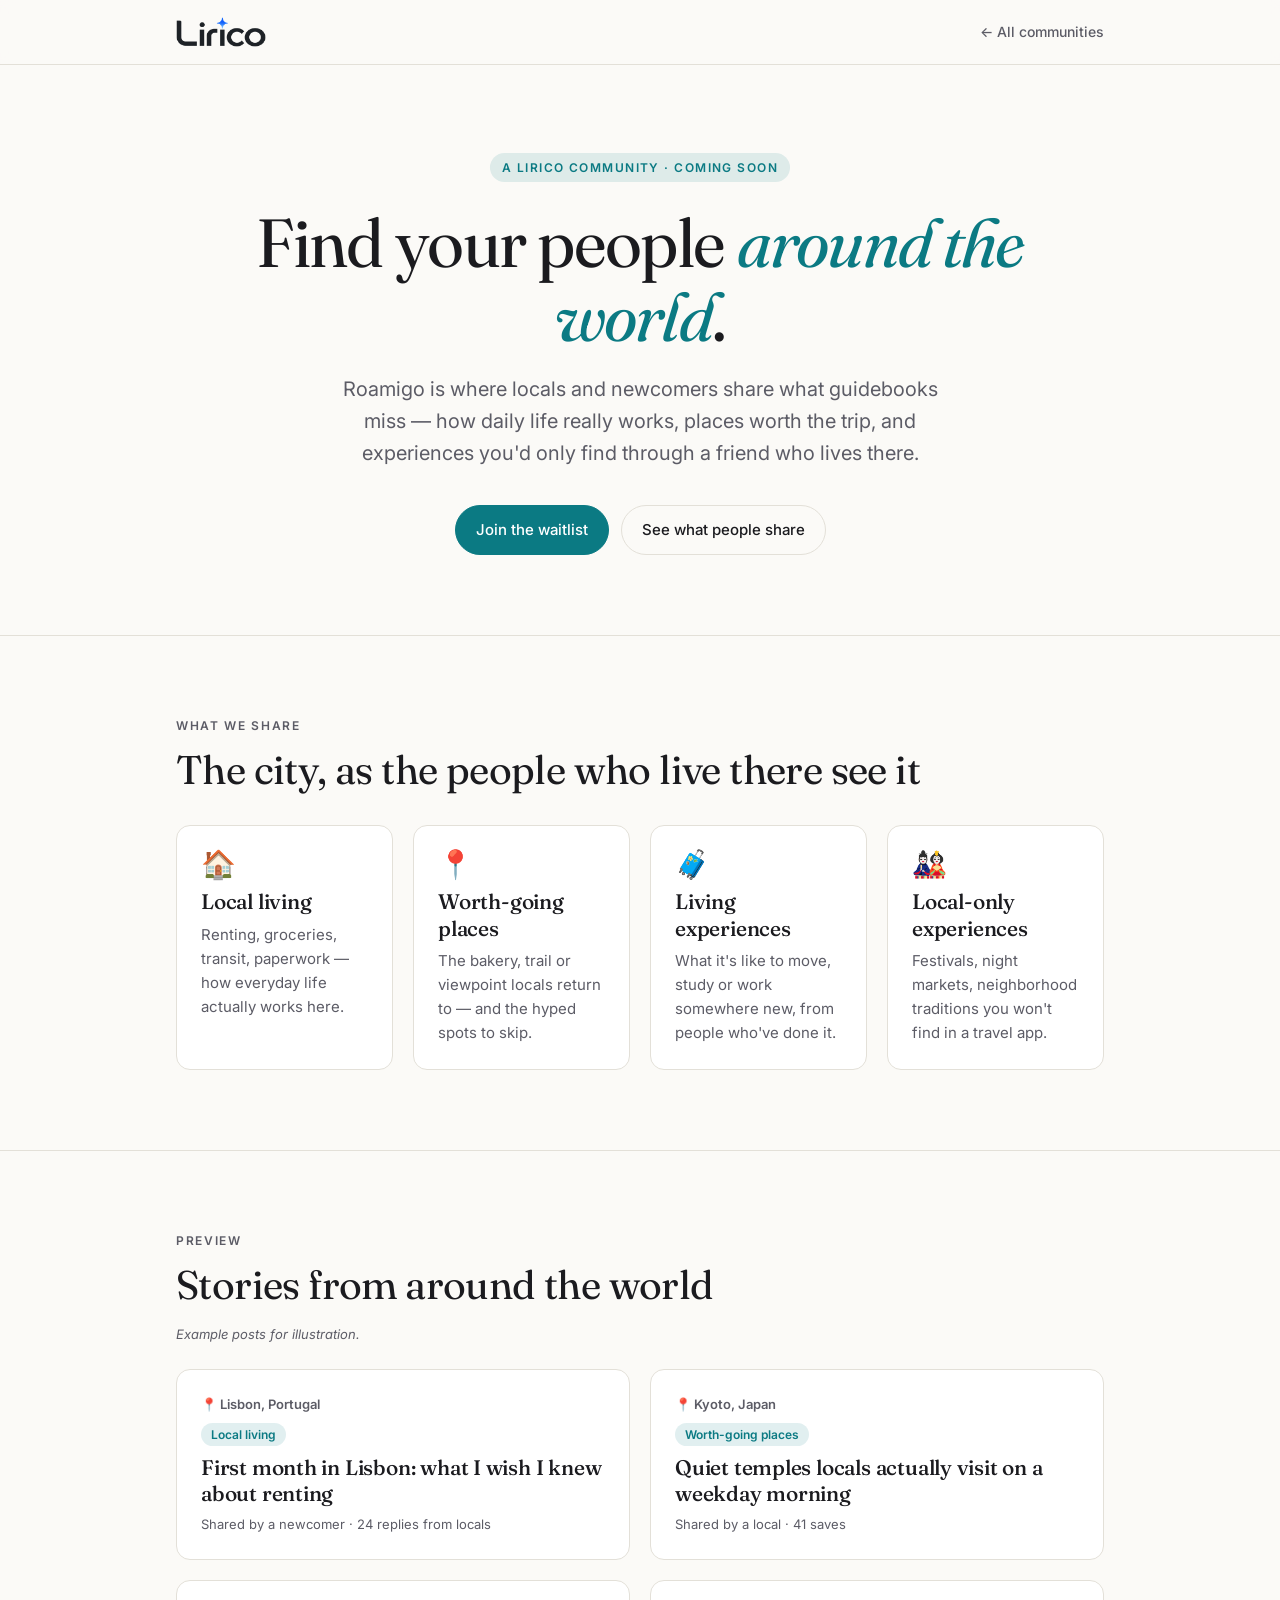
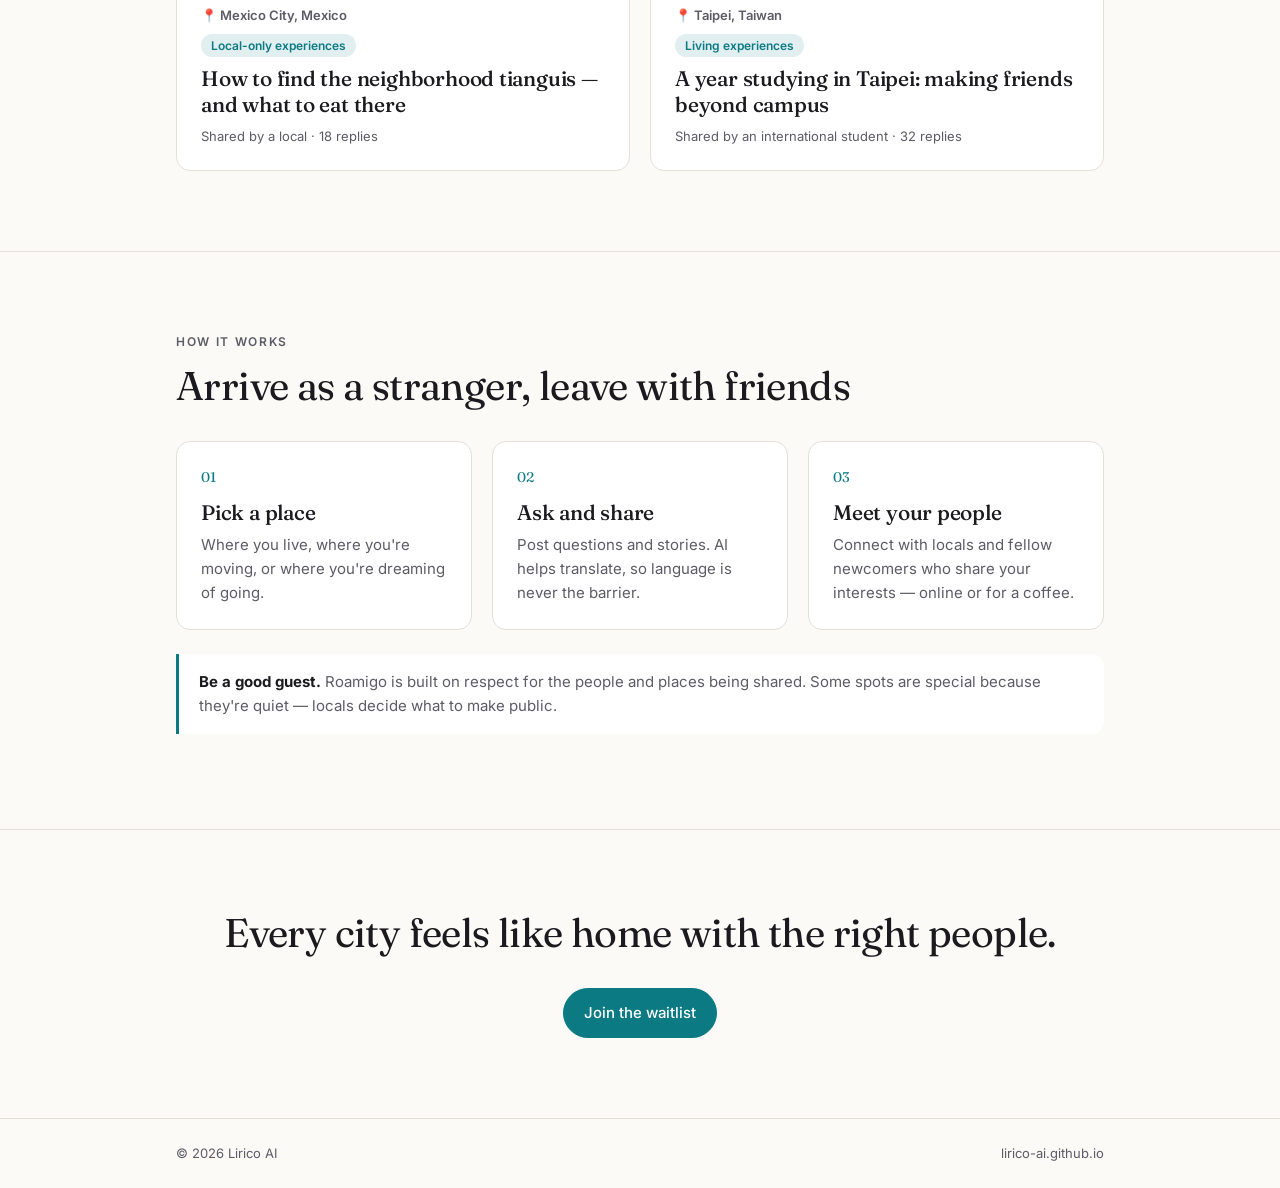
<file: roamigo.html>
<!doctype html>
<html lang="en">
<head>
  <meta charset="utf-8">
  <meta name="viewport" content="width=device-width, initial-scale=1">
  <title>Roamigo</title>
  <meta name="description" content="Roamigo — find your people around the world. Locals and newcomers sharing everyday living, places worth going, and experiences only locals know.">
  <link rel="preconnect" href="https://fonts.googleapis.com">
  <link rel="preconnect" href="https://fonts.gstatic.com" crossorigin>
  <link href="https://fonts.googleapis.com/css2?family=Fraunces:ital,opsz,wght@0,9..144,400;0,9..144,500;1,9..144,400&family=Inter:wght@400;500;600&display=swap" rel="stylesheet">
  <link rel="stylesheet" href="community.css">
  <style>
    :root { --accent: #0b7a83; }
    @media (prefers-color-scheme: dark) { :root:not([data-theme="light"]) { --accent: #5cc8d1; } }
    :root[data-theme="dark"] { --accent: #5cc8d1; }

    .topics { grid-template-columns: repeat(auto-fit, minmax(200px, 1fr)); }
    .topics .emoji { font-size: 28px; line-height: 1; display: block; margin-bottom: 10px; }

    .stories { display: grid; grid-template-columns: repeat(2, 1fr); gap: 20px; }
    @media (max-width: 760px) { .stories { grid-template-columns: 1fr; } }
    .story { display: flex; flex-direction: column; gap: 8px; }
    .story .place { font-size: 13px; font-weight: 600; color: var(--muted); }
    .story h3 { margin: 0; }
    .story .meta { font-size: 13px; color: var(--muted); margin-top: auto; }
  </style>
</head>
<body>
  <header>
    <div class="wrap">
      <a class="logo" href="index.html"><img src="logo-nav.png" alt="Lirico"></a>
      <a class="back" href="index.html#communities">← All communities</a>
    </div>
  </header>

  <main>
    <section class="hero">
      <div class="wrap">
        <p class="badge">A Lirico community · Coming soon</p>
        <h1 class="serif">Find your people <em>around the world</em>.</h1>
        <p class="lede">Roamigo is where locals and newcomers share what guidebooks miss — how daily life really works, places worth the trip, and experiences you'd only find through a friend who lives there.</p>
        <div class="cta">
          <a class="btn primary" href="index.html#contact">Join the waitlist</a>
          <a class="btn" href="#preview">See what people share</a>
        </div>
      </div>
    </section>

    <section class="block">
      <div class="wrap">
        <p class="label">What we share</p>
        <h2 class="serif">The city, as the people who live there see it</h2>
        <div class="grid topics">
          <article class="card"><span class="emoji" aria-hidden="true">🏠</span><h3 class="serif">Local living</h3><p>Renting, groceries, transit, paperwork — how everyday life actually works here.</p></article>
          <article class="card"><span class="emoji" aria-hidden="true">📍</span><h3 class="serif">Worth-going places</h3><p>The bakery, trail or viewpoint locals return to — and the hyped spots to skip.</p></article>
          <article class="card"><span class="emoji" aria-hidden="true">🧳</span><h3 class="serif">Living experiences</h3><p>What it's like to move, study or work somewhere new, from people who've done it.</p></article>
          <article class="card"><span class="emoji" aria-hidden="true">🎎</span><h3 class="serif">Local-only experiences</h3><p>Festivals, night markets, neighborhood traditions you won't find in a travel app.</p></article>
        </div>
      </div>
    </section>

    <section class="block" id="preview">
      <div class="wrap">
        <p class="label">Preview</p>
        <h2 class="serif">Stories from around the world</h2>
        <p class="example-note">Example posts for illustration.</p>
        <div class="stories">
          <article class="card story">
            <span class="place">📍 Lisbon, Portugal</span>
            <span class="tag" style="align-self:flex-start">Local living</span>
            <h3 class="serif">First month in Lisbon: what I wish I knew about renting</h3>
            <p class="meta">Shared by a newcomer · 24 replies from locals</p>
          </article>
          <article class="card story">
            <span class="place">📍 Kyoto, Japan</span>
            <span class="tag" style="align-self:flex-start">Worth-going places</span>
            <h3 class="serif">Quiet temples locals actually visit on a weekday morning</h3>
            <p class="meta">Shared by a local · 41 saves</p>
          </article>
          <article class="card story">
            <span class="place">📍 Mexico City, Mexico</span>
            <span class="tag" style="align-self:flex-start">Local-only experiences</span>
            <h3 class="serif">How to find the neighborhood tianguis — and what to eat there</h3>
            <p class="meta">Shared by a local · 18 replies</p>
          </article>
          <article class="card story">
            <span class="place">📍 Taipei, Taiwan</span>
            <span class="tag" style="align-self:flex-start">Living experiences</span>
            <h3 class="serif">A year studying in Taipei: making friends beyond campus</h3>
            <p class="meta">Shared by an international student · 32 replies</p>
          </article>
        </div>
      </div>
    </section>

    <section class="block">
      <div class="wrap">
        <p class="label">How it works</p>
        <h2 class="serif">Arrive as a stranger, leave with friends</h2>
        <div class="grid">
          <article class="card"><p class="num serif">01</p><h3 class="serif">Pick a place</h3><p>Where you live, where you're moving, or where you're dreaming of going.</p></article>
          <article class="card"><p class="num serif">02</p><h3 class="serif">Ask and share</h3><p>Post questions and stories. AI helps translate, so language is never the barrier.</p></article>
          <article class="card"><p class="num serif">03</p><h3 class="serif">Meet your people</h3><p>Connect with locals and fellow newcomers who share your interests — online or for a coffee.</p></article>
        </div>
        <p class="callout"><strong>Be a good guest.</strong> Roamigo is built on respect for the people and places being shared. Some spots are special because they're quiet — locals decide what to make public.</p>
      </div>
    </section>

    <section class="block closing">
      <div class="wrap">
        <h2 class="serif">Every city feels like home with the right people.</h2>
        <a class="btn primary" href="index.html#contact">Join the waitlist</a>
      </div>
    </section>
  </main>

  <footer>
    <div class="wrap">
      <span>© <span id="y">2026</span> Lirico AI</span>
      <a href="index.html">lirico-ai.github.io</a>
    </div>
  </footer>
  <script>document.getElementById('y').textContent = new Date().getFullYear();</script>
</body>
</html>
</file>
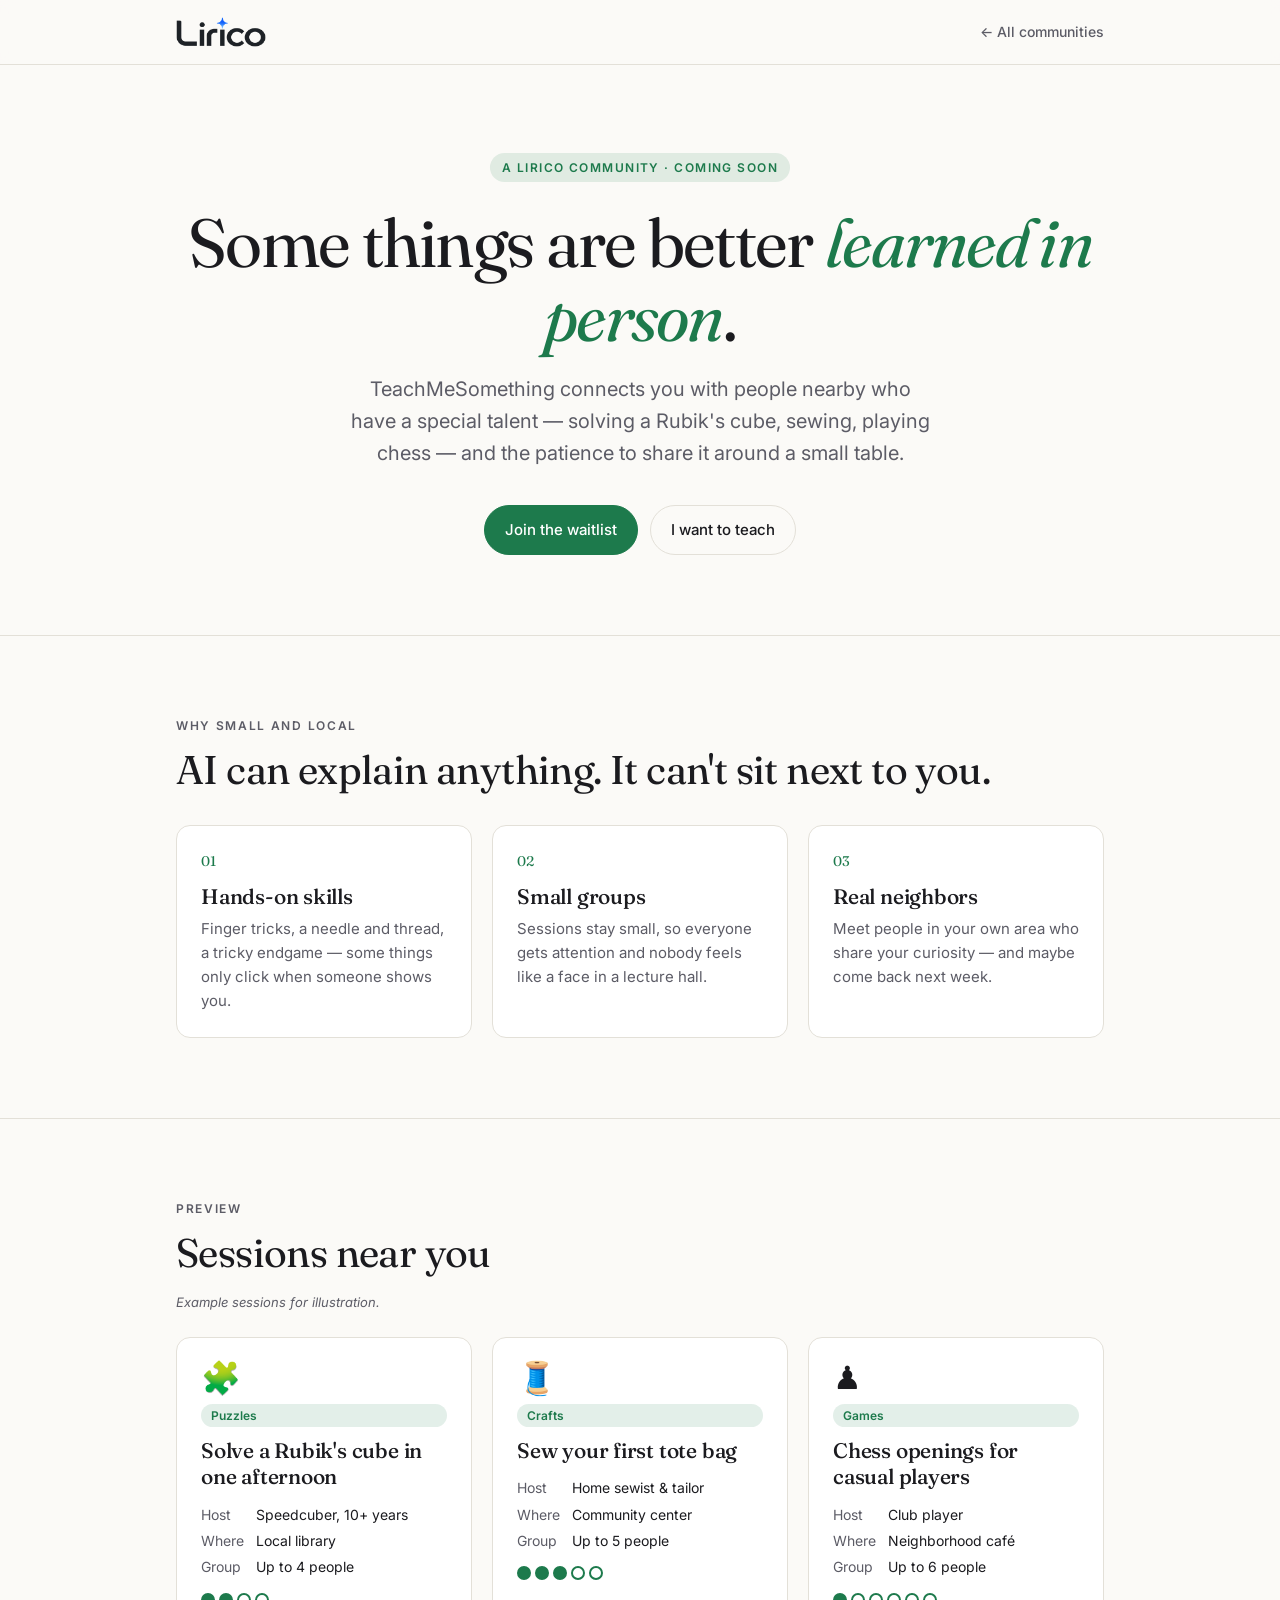
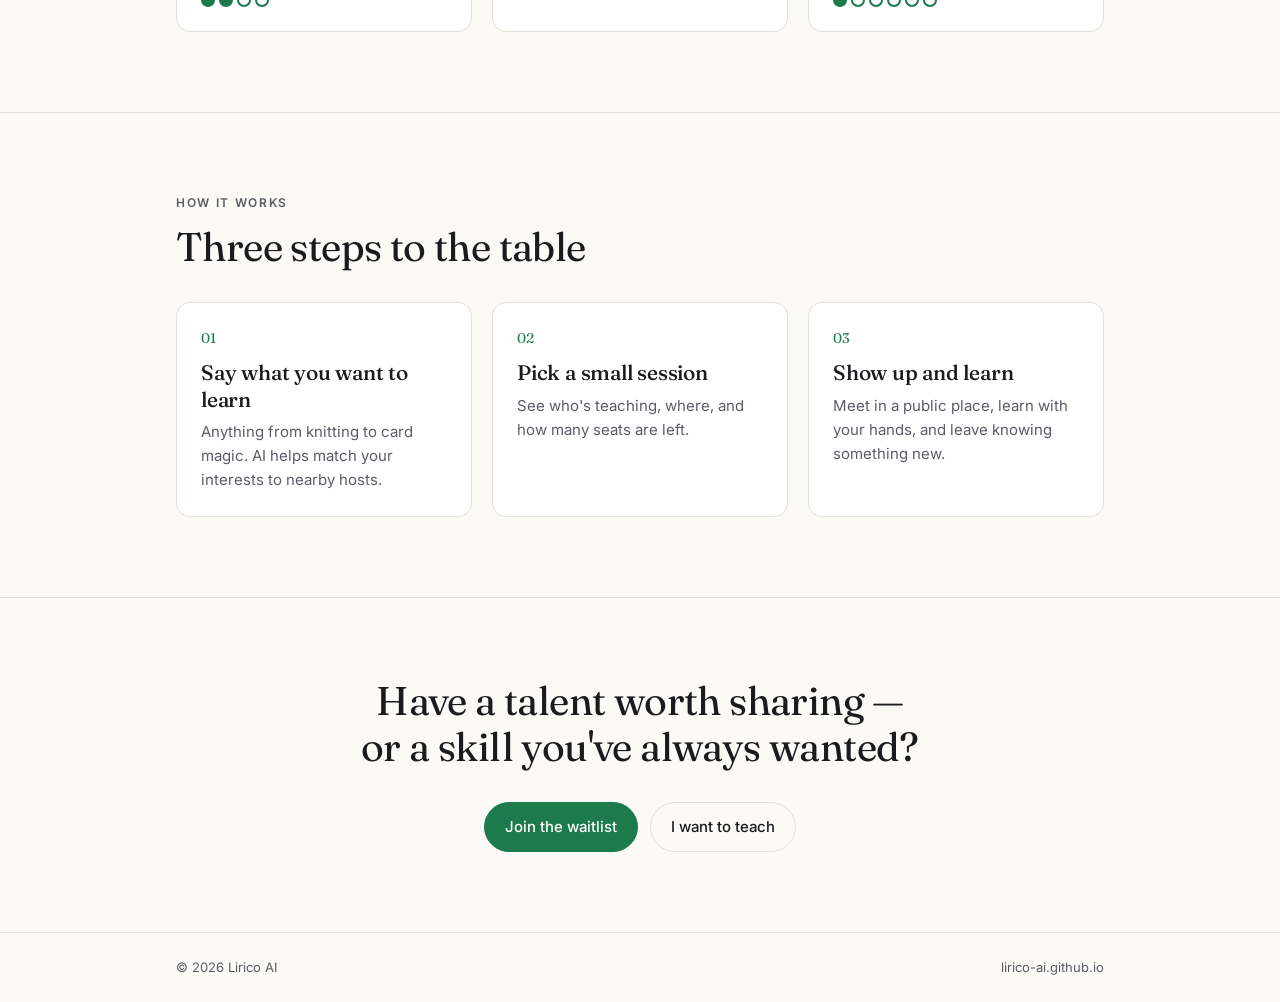
<file: teachmesomething.html>
<!doctype html>
<html lang="en">
<head>
  <meta charset="utf-8">
  <meta name="viewport" content="width=device-width, initial-scale=1">
  <title>TeachMeSomething</title>
  <meta name="description" content="TeachMeSomething — learn hands-on skills like Rubik's cube, sewing and chess from talented people near you, in small groups.">
  <link rel="preconnect" href="https://fonts.googleapis.com">
  <link rel="preconnect" href="https://fonts.gstatic.com" crossorigin>
  <link href="https://fonts.googleapis.com/css2?family=Fraunces:ital,opsz,wght@0,9..144,400;0,9..144,500;1,9..144,400&family=Inter:wght@400;500;600&display=swap" rel="stylesheet">
  <link rel="stylesheet" href="community.css">
  <style>
    :root { --accent: #1d7a4c; }
    @media (prefers-color-scheme: dark) { :root:not([data-theme="light"]) { --accent: #5fd39a; } }
    :root[data-theme="dark"] { --accent: #5fd39a; }

    .sessions { display: grid; grid-template-columns: repeat(3, 1fr); gap: 20px; }
    @media (max-width: 760px) { .sessions { grid-template-columns: 1fr; } }
    .session { display: flex; flex-direction: column; gap: 10px; }
    .session .emoji { font-size: 32px; line-height: 1; }
    .session h3 { margin: 0; }
    .session dl { display: grid; grid-template-columns: auto 1fr; gap: 4px 12px; margin: 4px 0 0; font-size: 14px; }
    .session dt { color: var(--muted); }
    .session dd { margin: 0; }
    .seats { display: flex; gap: 4px; margin-top: 4px; }
    .seats span { width: 14px; height: 14px; border-radius: 50%; border: 2px solid var(--accent); }
    .seats span.taken { background: var(--accent); }
  </style>
</head>
<body>
  <header>
    <div class="wrap">
      <a class="logo" href="index.html"><img src="logo-nav.png" alt="Lirico"></a>
      <a class="back" href="index.html#communities">← All communities</a>
    </div>
  </header>

  <main>
    <section class="hero">
      <div class="wrap">
        <p class="badge">A Lirico community · Coming soon</p>
        <h1 class="serif">Some things are better <em>learned in person</em>.</h1>
        <p class="lede">TeachMeSomething connects you with people nearby who have a special talent — solving a Rubik's cube, sewing, playing chess — and the patience to share it around a small table.</p>
        <div class="cta">
          <a class="btn primary" href="index.html#contact">Join the waitlist</a>
          <a class="btn" href="index.html#contact">I want to teach</a>
        </div>
      </div>
    </section>

    <section class="block">
      <div class="wrap">
        <p class="label">Why small and local</p>
        <h2 class="serif">AI can explain anything. It can't sit next to you.</h2>
        <div class="grid">
          <article class="card"><p class="num serif">01</p><h3 class="serif">Hands-on skills</h3><p>Finger tricks, a needle and thread, a tricky endgame — some things only click when someone shows you.</p></article>
          <article class="card"><p class="num serif">02</p><h3 class="serif">Small groups</h3><p>Sessions stay small, so everyone gets attention and nobody feels like a face in a lecture hall.</p></article>
          <article class="card"><p class="num serif">03</p><h3 class="serif">Real neighbors</h3><p>Meet people in your own area who share your curiosity — and maybe come back next week.</p></article>
        </div>
      </div>
    </section>

    <section class="block">
      <div class="wrap">
        <p class="label">Preview</p>
        <h2 class="serif">Sessions near you</h2>
        <p class="example-note">Example sessions for illustration.</p>
        <div class="sessions">
          <article class="card session">
            <span class="emoji" aria-hidden="true">🧩</span>
            <span class="tag">Puzzles</span>
            <h3 class="serif">Solve a Rubik's cube in one afternoon</h3>
            <dl><dt>Host</dt><dd>Speedcuber, 10+ years</dd><dt>Where</dt><dd>Local library</dd><dt>Group</dt><dd>Up to 4 people</dd></dl>
            <div class="seats" aria-label="2 of 4 seats taken"><span class="taken"></span><span class="taken"></span><span></span><span></span></div>
          </article>
          <article class="card session">
            <span class="emoji" aria-hidden="true">🧵</span>
            <span class="tag">Crafts</span>
            <h3 class="serif">Sew your first tote bag</h3>
            <dl><dt>Host</dt><dd>Home sewist & tailor</dd><dt>Where</dt><dd>Community center</dd><dt>Group</dt><dd>Up to 5 people</dd></dl>
            <div class="seats" aria-label="3 of 5 seats taken"><span class="taken"></span><span class="taken"></span><span class="taken"></span><span></span><span></span></div>
          </article>
          <article class="card session">
            <span class="emoji" aria-hidden="true">♟️</span>
            <span class="tag">Games</span>
            <h3 class="serif">Chess openings for casual players</h3>
            <dl><dt>Host</dt><dd>Club player</dd><dt>Where</dt><dd>Neighborhood café</dd><dt>Group</dt><dd>Up to 6 people</dd></dl>
            <div class="seats" aria-label="1 of 6 seats taken"><span class="taken"></span><span></span><span></span><span></span><span></span><span></span></div>
          </article>
        </div>
      </div>
    </section>

    <section class="block">
      <div class="wrap">
        <p class="label">How it works</p>
        <h2 class="serif">Three steps to the table</h2>
        <div class="grid">
          <article class="card"><p class="num serif">01</p><h3 class="serif">Say what you want to learn</h3><p>Anything from knitting to card magic. AI helps match your interests to nearby hosts.</p></article>
          <article class="card"><p class="num serif">02</p><h3 class="serif">Pick a small session</h3><p>See who's teaching, where, and how many seats are left.</p></article>
          <article class="card"><p class="num serif">03</p><h3 class="serif">Show up and learn</h3><p>Meet in a public place, learn with your hands, and leave knowing something new.</p></article>
        </div>
      </div>
    </section>

    <section class="block closing">
      <div class="wrap">
        <h2 class="serif">Have a talent worth sharing — or a skill you've always wanted?</h2>
        <div class="cta">
          <a class="btn primary" href="index.html#contact">Join the waitlist</a>
          <a class="btn" href="index.html#contact">I want to teach</a>
        </div>
      </div>
    </section>
  </main>

  <footer>
    <div class="wrap">
      <span>© <span id="y">2026</span> Lirico AI</span>
      <a href="index.html">lirico-ai.github.io</a>
    </div>
  </footer>
  <script>document.getElementById('y').textContent = new Date().getFullYear();</script>
</body>
</html>
</file>
<file: community.css>
/* Shared styles for Lirico community pages. Each page sets its own --accent. */
:root {
  --bg: #fbfaf7;
  --surface: #ffffff;
  --surface-2: #f2f0ea;
  --text: #1b1b1f;
  --muted: #5c5c66;
  --border: #e3e0d8;
  --accent-ink: #ffffff;
}
@media (prefers-color-scheme: dark) {
  :root:not([data-theme="light"]) {
    --bg: #111214;
    --surface: #1a1b1f;
    --surface-2: #222328;
    --text: #ededf0;
    --muted: #a1a1ab;
    --border: #2e2f36;
    --accent-ink: #111214;
  }
}
:root[data-theme="dark"] {
  --bg: #111214;
  --surface: #1a1b1f;
  --surface-2: #222328;
  --text: #ededf0;
  --muted: #a1a1ab;
  --border: #2e2f36;
  --accent-ink: #111214;
}

* { box-sizing: border-box; }
html { scroll-behavior: smooth; scroll-padding-top: 72px; }
body {
  margin: 0;
  background: var(--bg);
  color: var(--text);
  font-family: Inter, system-ui, -apple-system, Segoe UI, Roboto, sans-serif;
  line-height: 1.6;
  -webkit-font-smoothing: antialiased;
}
a { color: var(--accent); }
.wrap { max-width: 960px; margin: 0 auto; padding: 0 16px; }
.serif { font-family: Fraunces, Georgia, serif; }

/* Top bar */
header {
  position: sticky; top: 0; z-index: 10;
  background: color-mix(in srgb, var(--bg) 85%, transparent);
  backdrop-filter: blur(8px);
  border-bottom: 1px solid var(--border);
}
header .wrap { display: flex; align-items: center; justify-content: space-between; gap: 16px; min-height: 64px; }
.logo { display: inline-flex; align-items: center; }
.logo img { height: 30px; width: auto; display: block; }
@media (prefers-color-scheme: dark) {
  :root:not([data-theme="light"]) .logo img { filter: invert(1) hue-rotate(180deg); }
}
:root[data-theme="dark"] .logo img { filter: invert(1) hue-rotate(180deg); }
header .back { color: var(--muted); text-decoration: none; font-size: 14px; font-weight: 500; white-space: nowrap; }
header .back:hover { color: var(--text); }

/* Hero */
.hero { padding: 88px 0 80px; text-align: center; }
.badge {
  display: inline-block; font-size: 12px; font-weight: 600; letter-spacing: .12em; text-transform: uppercase;
  color: var(--accent); background: color-mix(in srgb, var(--accent) 12%, transparent);
  padding: 5px 12px; border-radius: 999px; margin: 0 0 24px;
}
h1 { font-weight: 400; font-size: clamp(40px, 6.5vw, 68px); line-height: 1.08; letter-spacing: -.025em; margin: 0 0 20px; }
h1 em { color: var(--accent); }
.lede { font-size: clamp(17px, 1.8vw, 20px); color: var(--muted); max-width: 36em; margin: 0 auto 36px; text-wrap: balance; }
.cta { display: inline-flex; gap: 12px; flex-wrap: wrap; justify-content: center; }
.btn {
  display: inline-block; padding: 12px 20px; border-radius: 999px;
  font: inherit; font-weight: 500; font-size: 15px; text-decoration: none; cursor: pointer;
  border: 1px solid var(--border); color: var(--text); background: transparent;
}
.btn.primary { background: var(--accent); color: var(--accent-ink); border-color: var(--accent); }
.btn:hover { filter: brightness(1.06); }

/* Sections */
section.block { padding: 80px 0; border-top: 1px solid var(--border); }
.label { font-size: 12px; font-weight: 600; letter-spacing: .14em; text-transform: uppercase; color: var(--muted); margin: 0 0 12px; }
h2 { font-weight: 400; font-size: clamp(28px, 4vw, 40px); line-height: 1.15; letter-spacing: -.015em; margin: 0 0 32px; text-wrap: balance; }
.prose { max-width: 38em; color: var(--muted); font-size: 17px; margin: 0 0 24px; }

.grid { display: grid; grid-template-columns: repeat(3, 1fr); gap: 20px; }
@media (max-width: 760px) { .grid { grid-template-columns: 1fr; } }
.card { background: var(--surface); border: 1px solid var(--border); border-radius: 14px; padding: 24px; }
.card .num { font-size: 14px; color: var(--accent); margin: 0 0 10px; }
.card h3 { font-size: 21px; font-weight: 500; line-height: 1.25; margin: 0 0 8px; letter-spacing: -.01em; }
.card p { margin: 0; color: var(--muted); font-size: 15px; }

.example-note { font-size: 13px; color: var(--muted); margin: -16px 0 24px; font-style: italic; }

.tag {
  display: inline-block; font-size: 12px; font-weight: 600; padding: 2px 10px; border-radius: 999px;
  color: var(--accent); background: color-mix(in srgb, var(--accent) 12%, transparent);
}

.callout {
  border-left: 3px solid var(--accent); background: var(--surface); border-radius: 0 12px 12px 0;
  padding: 16px 20px; color: var(--muted); font-size: 15px; margin-top: 24px;
}
.callout strong { color: var(--text); }

.closing { text-align: center; }
.closing h2 { margin-left: auto; margin-right: auto; }

footer { border-top: 1px solid var(--border); font-size: 13px; color: var(--muted); }
footer .wrap { display: flex; justify-content: space-between; gap: 16px; padding-top: 24px; padding-bottom: 24px; }
footer a { color: var(--muted); text-decoration: none; }
footer a:hover { color: var(--text); }
</file>
